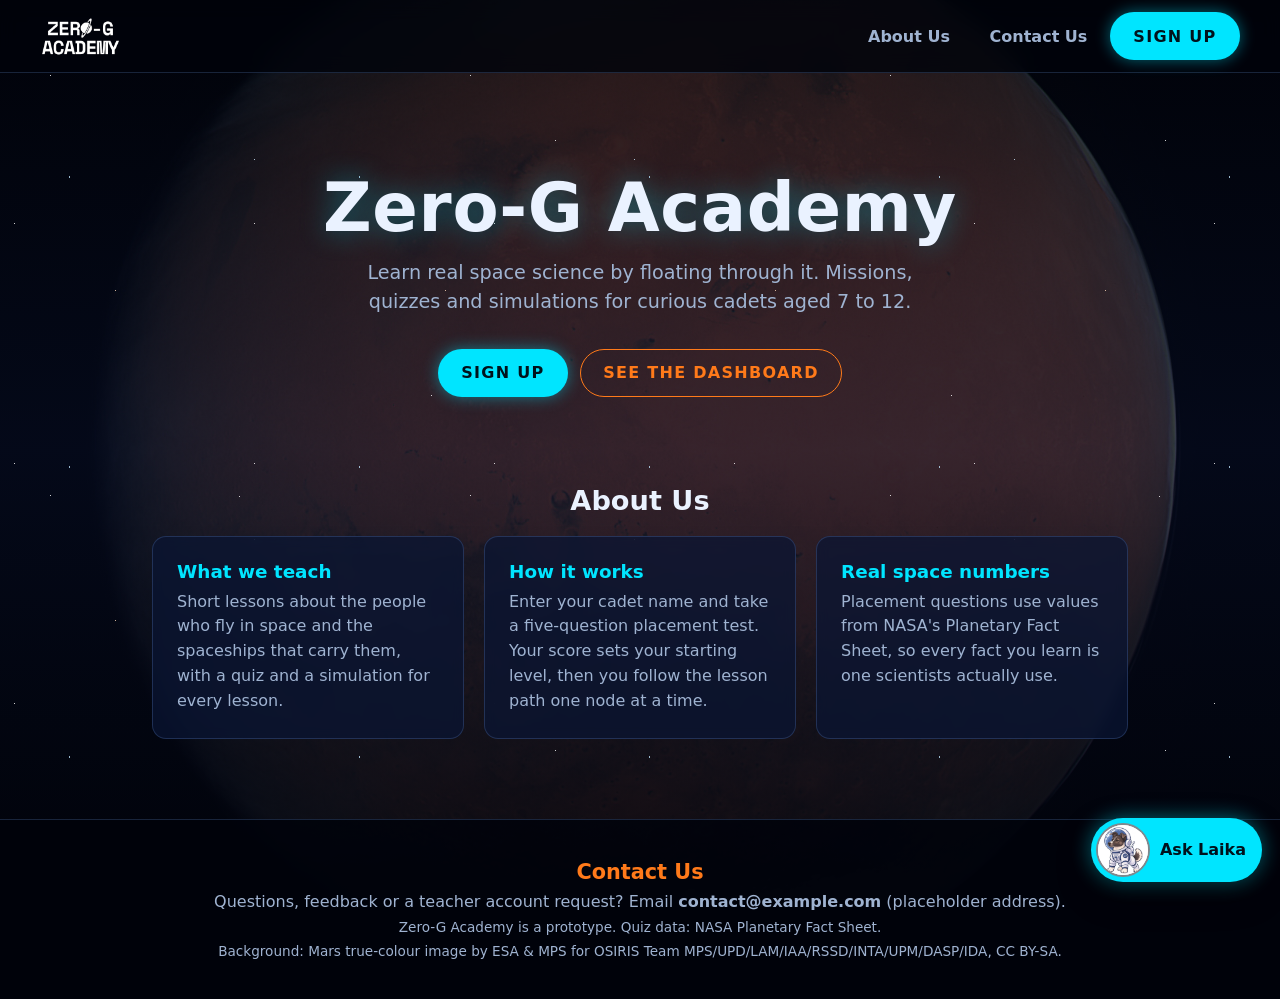
<file: index.html>
<!doctype html>
<html lang="en">
<head>
  <meta charset="utf-8">
  <meta name="viewport" content="width=device-width, initial-scale=1, viewport-fit=cover">
  <title>Zero-G Academy</title>
  <link rel="stylesheet" href="styles.css">
  <link rel="stylesheet" href="src/core/chat-widget.css?v=20261115">
  <script src="src/core/chat-widget.js?v=20261115" defer></script>
</head>
<body>

  <header class="topnav">
    <a class="brand" href="index.html" aria-label="Zero-G Academy home">
      <span class="brand-logo-frame" aria-hidden="true">
        <img class="brand-logo" src="ZERO-G%20ACADEMY_White.png" alt="">
      </span>
    </a>
    <nav aria-label="Main">
      <ul class="nav-links">
        <li><a class="nav-link" href="#about">About Us</a></li>
        <li><a class="nav-link" href="#contact">Contact Us</a></li>
        <li><button id="open-signup" class="btn btn-cyan" type="button">Sign Up</button></li>
      </ul>
    </nav>
  </header>

  <main>
    <section class="hero" aria-labelledby="hero-title">
      <h1 id="hero-title">Zero-G Academy</h1>
      <p class="tagline">Learn real space science by floating through it. Missions, quizzes and simulations for curious cadets aged 7 to 12.</p>
      <div class="hero-actions">
        <button id="hero-signup" class="btn btn-cyan" type="button">Sign Up</button>
        <a class="btn btn-orange-ghost" href="dashboard.html">See the dashboard</a>
      </div>
    </section>

    <section id="about" class="section" aria-labelledby="about-title">
      <h2 id="about-title">About Us</h2>
      <div class="card-grid">
        <article class="card">
          <h3>What we teach</h3>
          <p>Short lessons about the people who fly in space and the spaceships that carry them, with a quiz and a simulation for every lesson.</p>
        </article>
        <article class="card">
          <h3>How it works</h3>
          <p>Enter your cadet name and take a five-question placement test. Your score sets your starting level, then you follow the lesson path one node at a time.</p>
        </article>
        <article class="card">
          <h3>Real space numbers</h3>
          <p>Placement questions use values from NASA's Planetary Fact Sheet, so every fact you learn is one scientists actually use.</p>
        </article>
      </div>
    </section>
  </main>

  <footer id="contact" class="site-footer" aria-labelledby="contact-title">
    <div class="inner">
      <h2 id="contact-title">Contact Us</h2>
      <p>Questions, feedback or a teacher account request? Email <strong>contact@example.com</strong> (placeholder address).</p>
      <p class="small">Zero-G Academy is a prototype. Quiz data: NASA Planetary Fact Sheet.</p>
      <p class="small">Background: Mars true-colour image by ESA &amp; MPS for OSIRIS Team MPS/UPD/LAM/IAA/RSSD/INTA/UPM/DASP/IDA, CC BY-SA.</p>
    </div>
  </footer>

  <!-- Sign-up: cadet name, then placement test (5 questions) -->
  <dialog id="placement-dialog" class="quiz-dialog" aria-labelledby="placement-title">
    <div class="quiz-body">
      <p class="kicker">Sign up</p>
      <h2 id="placement-title" class="modal-title">Find your starting level</h2>

      <!-- Step 1: cadet name -->
      <form id="name-view" class="name-form" novalidate>
        <label for="cadet-name" class="field-label">Enter Cadet Name</label>
        <input id="cadet-name" class="text-input" type="text" maxlength="20"
               autocomplete="nickname" placeholder="For example, Nova"
               aria-describedby="name-hint name-error">
        <p id="name-hint" class="quiz-source">2 to 20 letters or numbers.</p>
        <p id="name-error" class="quiz-feedback bad" role="alert"></p>
        <div class="modal-actions">
          <button id="name-close" class="btn btn-orange-ghost" type="button">Close</button>
          <button id="name-start" class="btn btn-cyan" type="submit">Start test</button>
        </div>
      </form>

      <!-- Step 2: question view -->
      <div id="quiz-view" hidden>
        <div class="quiz-progress" aria-hidden="true"><span id="quiz-bar"></span></div>
        <p id="quiz-count" class="quiz-count"></p>
        <p id="quiz-prompt" class="quiz-question"></p>
        <ul id="quiz-choices" class="choices"></ul>
        <p id="quiz-feedback" class="quiz-feedback" role="status" aria-live="polite"></p>
        <p id="quiz-source" class="quiz-source"></p>
        <div class="modal-actions">
          <button id="quiz-close" class="btn btn-orange-ghost" type="button">Close</button>
          <button id="quiz-next" class="btn btn-cyan" type="button" disabled>Next</button>
        </div>
      </div>

      <!-- Step 3: result -->
      <div id="result-view" hidden>
        <p class="result-level" id="result-level"></p>
        <p class="result-text" id="result-text"></p>
        <div class="modal-actions">
          <button id="result-retry" class="btn btn-orange-ghost" type="button">Try again</button>
          <a id="result-go" class="btn btn-cyan" href="dashboard.html">Go to dashboard</a>
        </div>
      </div>
    </div>
  </dialog>

  <script>
    (() => {
      const PROFILE_KEY = "zga.profile.v1";
      const NAME_MIN = 2;
      const NAME_MAX = 20;

      /**
       * Five questions, ordered easy to hard. Values are from the NASA Planetary Fact Sheet
       * (metric): gravity in m/s², diameter in km, distance from the Sun in million km.
       */
      const QUESTIONS = [
        {
          prompt: "Which planet is closest to the Sun?",
          options: ["Venus", "Mercury", "Earth", "Mars"],
          answer: 1,
          fact: "Mercury's distance from the Sun is about 57.9 million km.",
        },
        {
          prompt: "Which planet has the largest diameter?",
          options: ["Saturn", "Neptune", "Jupiter", "Earth"],
          answer: 2,
          fact: "Jupiter's diameter is 142,984 km, about 11 times Earth's 12,756 km.",
        },
        {
          prompt: "Mars's surface gravity is about what fraction of Earth's?",
          options: ["0.12", "0.75", "0.38", "1.5"],
          answer: 2,
          fact: "Mars: 3.7 m/s². Earth: 9.8 m/s². 3.7 ÷ 9.8 ≈ 0.38.",
        },
        {
          prompt: "Which planet has the strongest surface gravity?",
          options: ["Saturn", "Neptune", "Venus", "Jupiter"],
          answer: 3,
          fact: "Jupiter: 23.1 m/s². Earth: 9.8 m/s².",
        },
        {
          prompt: "About how many times farther from the Sun is Neptune than Earth?",
          options: ["3 times", "10 times", "30 times", "100 times"],
          answer: 2,
          fact: "Neptune: 4,515 million km. Earth: 149.6 million km. Ratio ≈ 30.",
        },
      ];

      const $ = (id) => document.getElementById(id);
      const dialog = $("placement-dialog");
      const el = {
        nameView: $("name-view"),
        nameInput: $("cadet-name"),
        nameError: $("name-error"),
        bar: $("quiz-bar"),
        count: $("quiz-count"),
        prompt: $("quiz-prompt"),
        choices: $("quiz-choices"),
        feedback: $("quiz-feedback"),
        source: $("quiz-source"),
        next: $("quiz-next"),
        quizView: $("quiz-view"),
        resultView: $("result-view"),
        resultLevel: $("result-level"),
        resultText: $("result-text"),
      };

      let index = 0;
      let score = 0;
      let answered = false;

      /** Score to level: one level per correct answer, minimum Level 1. */
      function levelFromScore(s) {
        return Math.min(5, Math.max(1, s));
      }

      /** Trim, collapse spaces, and check the cadet name. Returns the clean name or null. */
      function cleanName(raw) {
        const name = raw.trim().replace(/\s+/g, " ");
        const valid = name.length >= NAME_MIN && name.length <= NAME_MAX && /^[\p{L}\p{N} '-]+$/u.test(name);
        return valid ? name : null;
      }

      /** Read the stored profile; storage can be blocked, so fail to an empty object. */
      function readProfile() {
        try {
          return JSON.parse(localStorage.getItem(PROFILE_KEY) || "{}");
        } catch {
          return {};
        }
      }

      /** Merge fields into the stored profile. Storage can be blocked; fail quietly. */
      function saveProfile(fields) {
        try {
          localStorage.setItem(PROFILE_KEY, JSON.stringify({ ...readProfile(), ...fields }));
        } catch {
          /* private browsing or blocked storage: the dashboard falls back to a guest name */
        }
      }

      /** Step 1: open the sign-up modal at the name field, pre-filled with any saved name. */
      function openSignup() {
        el.nameView.hidden = false;
        el.quizView.hidden = true;
        el.resultView.hidden = true;
        el.nameError.textContent = "";
        el.nameInput.setAttribute("aria-invalid", "false");
        el.nameInput.value = readProfile().name || "";
        dialog.showModal();
        el.nameInput.focus();
      }

      /** Step 2: start the five questions. */
      function startQuestions() {
        index = 0;
        score = 0;
        answered = false;
        el.nameView.hidden = true;
        el.quizView.hidden = false;
        el.resultView.hidden = true;
        showQuestion();
      }

      function submitName(event) {
        event.preventDefault();
        const name = cleanName(el.nameInput.value);
        if (!name) {
          el.nameError.textContent = "Please enter 2 to 20 letters or numbers.";
          el.nameInput.setAttribute("aria-invalid", "true");
          el.nameInput.focus();
          return;
        }
        el.nameInput.setAttribute("aria-invalid", "false");
        saveProfile({ name });
        startQuestions();
      }

      function showQuestion() {
        const q = QUESTIONS[index];
        answered = false;
        el.bar.style.width = `${(index / QUESTIONS.length) * 100}%`;
        el.count.textContent = `Question ${index + 1} of ${QUESTIONS.length}`;
        el.prompt.textContent = q.prompt;
        el.feedback.textContent = "";
        el.feedback.className = "quiz-feedback";
        el.source.textContent = "";
        el.next.disabled = true;
        el.next.textContent = index === QUESTIONS.length - 1 ? "See my level" : "Next";

        el.choices.replaceChildren(
          ...q.options.map((text, i) => {
            const li = document.createElement("li");
            const btn = document.createElement("button");
            btn.type = "button";
            btn.className = "choice";
            btn.textContent = text;
            btn.addEventListener("click", () => choose(i));
            li.append(btn);
            return li;
          }),
        );
      }

      function choose(optionIndex) {
        if (answered) return;
        answered = true;
        const q = QUESTIONS[index];
        const buttons = [...el.choices.querySelectorAll(".choice")];
        buttons.forEach((b) => (b.disabled = true));

        const correct = optionIndex === q.answer;
        if (correct) score += 1;

        buttons[q.answer].classList.add("is-correct");
        if (!correct) buttons[optionIndex].classList.add("is-wrong");

        el.feedback.textContent = correct ? "Correct!" : `Not quite. The answer is ${q.options[q.answer]}.`;
        el.feedback.className = `quiz-feedback ${correct ? "ok" : "bad"}`;
        el.source.textContent = `Source: NASA Planetary Fact Sheet. ${q.fact}`;
        el.next.disabled = false;
        el.next.focus();
      }

      function nextStep() {
        if (!answered) return;
        if (index < QUESTIONS.length - 1) {
          index += 1;
          showQuestion();
        } else {
          showResult();
        }
      }

      function showResult() {
        const level = levelFromScore(score);
        el.bar.style.width = "100%";
        el.quizView.hidden = true;
        el.resultView.hidden = false;
        el.resultLevel.textContent = `Level ${level}`;
        el.resultText.textContent =
          `You got ${score} of ${QUESTIONS.length} right, so you start at Level ${level}. ` +
          (score === QUESTIONS.length ? "Outstanding, cadet!" : "Every explorer starts somewhere. Let's go!");

        saveProfile({ placementScore: score, placementLevel: level, takenAt: new Date().toISOString() });
      }

      el.nameView.addEventListener("submit", submitName);
      $("name-close").addEventListener("click", () => dialog.close());
      $("open-signup").addEventListener("click", openSignup);
      $("hero-signup").addEventListener("click", openSignup);
      el.next.addEventListener("click", nextStep);
      $("quiz-close").addEventListener("click", () => dialog.close());
      $("result-retry").addEventListener("click", startQuestions);

      // Backdrop click closes the dialog (the dialog element is the backdrop target).
      dialog.addEventListener("click", (event) => {
        if (event.target === dialog) dialog.close();
      });
    })();
  </script>
</body>
</html>
</file>
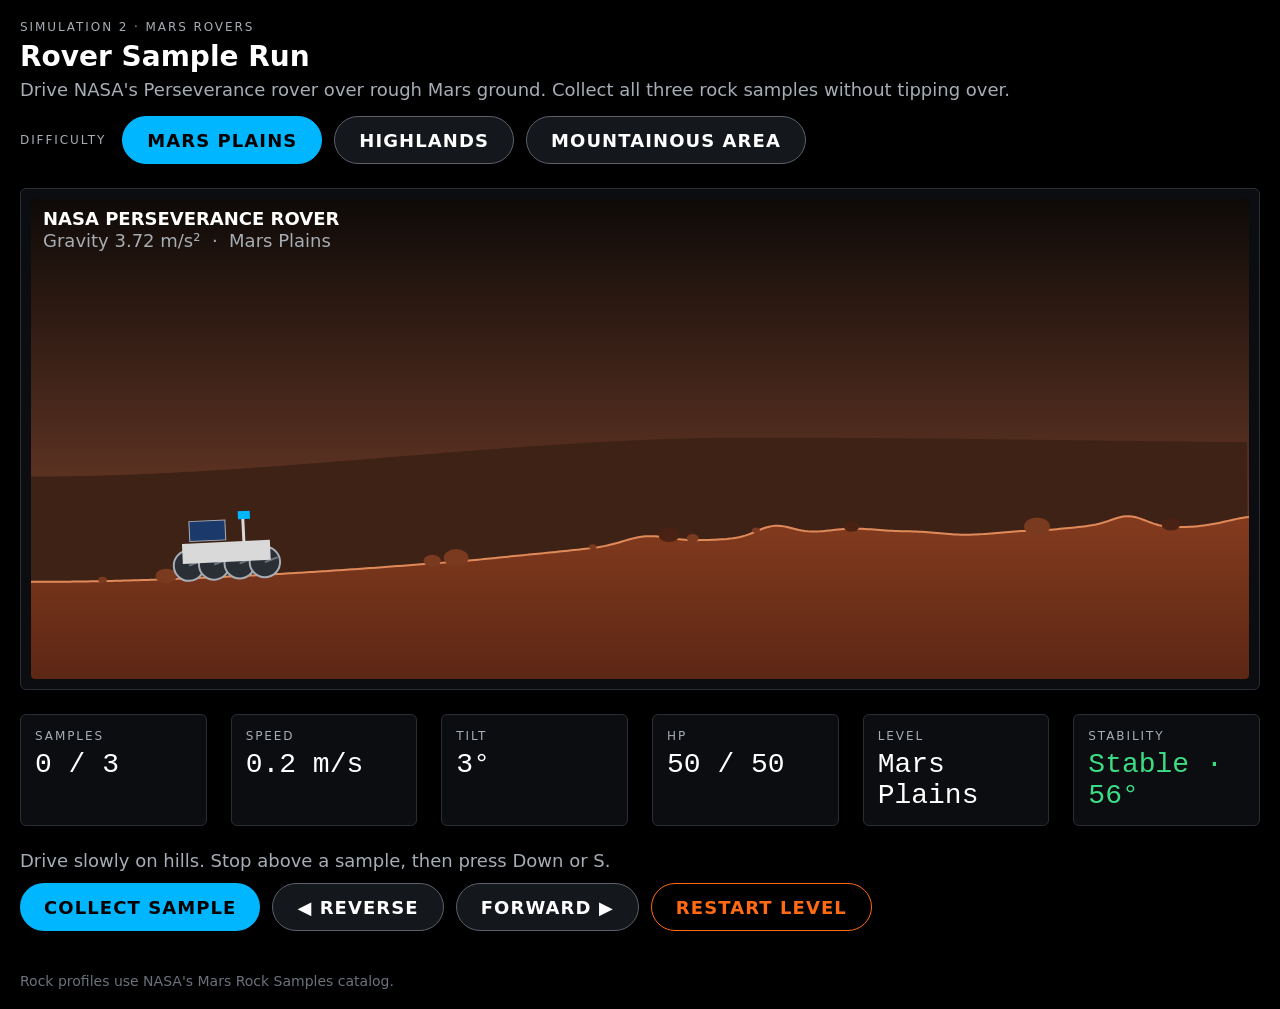
<file: src/missions/mars-gravity/index.html>
<!doctype html>
<html lang="en">
<head>
  <meta charset="utf-8">
  <meta name="viewport" content="width=device-width, initial-scale=1">
  <title>Rover Sample Run | Zero-G Academy</title>
  <link rel="stylesheet" href="style.css?v=20261115">
</head>
<body>
<header>
  <div>
    <div class="label">Simulation 2 &middot; Mars Rovers</div>
    <h1>Rover Sample Run</h1>
    <p class="intro">Drive NASA's Perseverance rover over rough Mars ground. Collect all three rock samples without tipping over.</p>
  </div>
</header>

<main>
  <div class="levels" role="group" aria-label="Difficulty">
    <span class="label">Difficulty</span>
    <button type="button" class="level" data-level="easy" aria-pressed="true">Mars Plains</button>
    <button type="button" class="level" data-level="medium" aria-pressed="false" aria-disabled="false">Highlands</button>
    <button type="button" class="level" data-level="hard" aria-pressed="false" aria-disabled="false">Mountainous Area</button>
  </div>

  <div class="stage">
    <canvas id="stage" tabindex="0" aria-label="Side view of the Perseverance rover on rocky Mars ground. Drive with the arrow keys or A and D, or use the drive buttons below."></canvas>
    <div class="overlay" id="overlay" role="alertdialog" aria-live="assertive">
      <div class="overlay-box">
        <p id="overlayText">The rover tipped over.</p>
        <button type="button" class="primary" id="tryAgainBtn">Restart now</button>
      </div>
    </div>
  </div>

  <div class="hud">
    <div class="hud-item">
      <span class="label">Samples</span>
      <span class="hud-value" id="hudSamples">0 / 3</span>
    </div>
    <div class="hud-item">
      <span class="label">Speed</span>
      <span class="hud-value" id="hudSpeed">0.0 m/s</span>
    </div>
    <div class="hud-item">
      <span class="label">Tilt</span>
      <span class="hud-value" id="hudTilt">0&deg;</span>
    </div>
    <div class="hud-item">
      <span class="label">HP</span>
      <span class="hud-value" id="hudHp">50 / 50</span>
    </div>
    <div class="hud-item">
      <span class="label">Level</span>
      <span class="hud-value" id="hudLevel">Mars Plains</span>
    </div>
    <div class="hud-item">
      <span class="label">Stability</span>
      <span class="hud-value stability" id="hudStability" data-state="stable">Stable</span>
    </div>
  </div>

  <div class="toolbar">
    <span id="hint">Drive slowly on hills. Stop above a sample, then press Down or S.</span>
    <div class="actions">
      <button type="button" class="primary" id="collectBtn" aria-label="Collect sample">Collect sample</button>
      <button type="button" class="drive" id="reverseBtn" aria-label="Reverse">&#9664; Reverse</button>
      <button type="button" class="drive" id="forwardBtn" aria-label="Forward">Forward &#9654;</button>
      <button type="button" class="secondary" id="restartBtn">Restart level</button>
    </div>
  </div>
  <p class="toolbar complete" id="message" aria-live="polite"></p>
  <p class="source-note">Rock profiles use NASA's Mars Rock Samples catalog.</p>
</main>
  <script type="module" src="physics.js?v=20261115"></script>
</body>
</html>
</file>
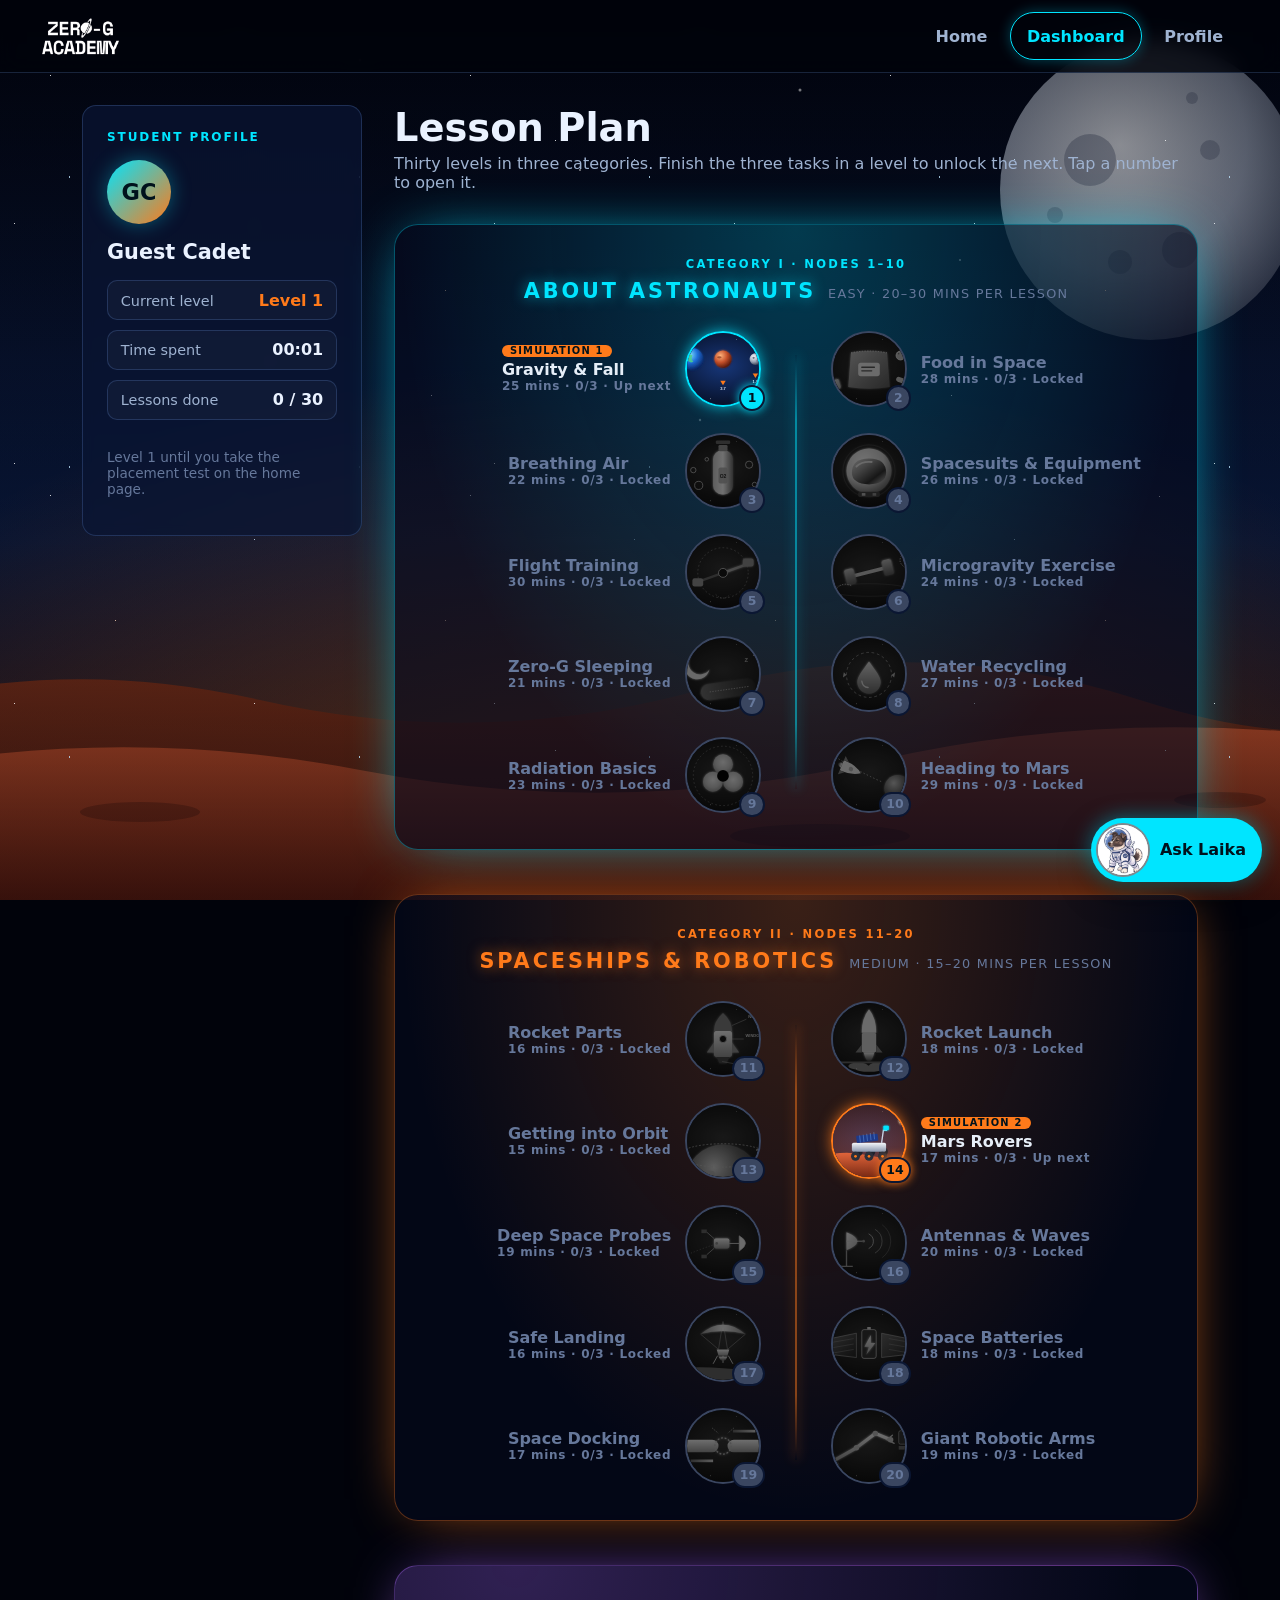
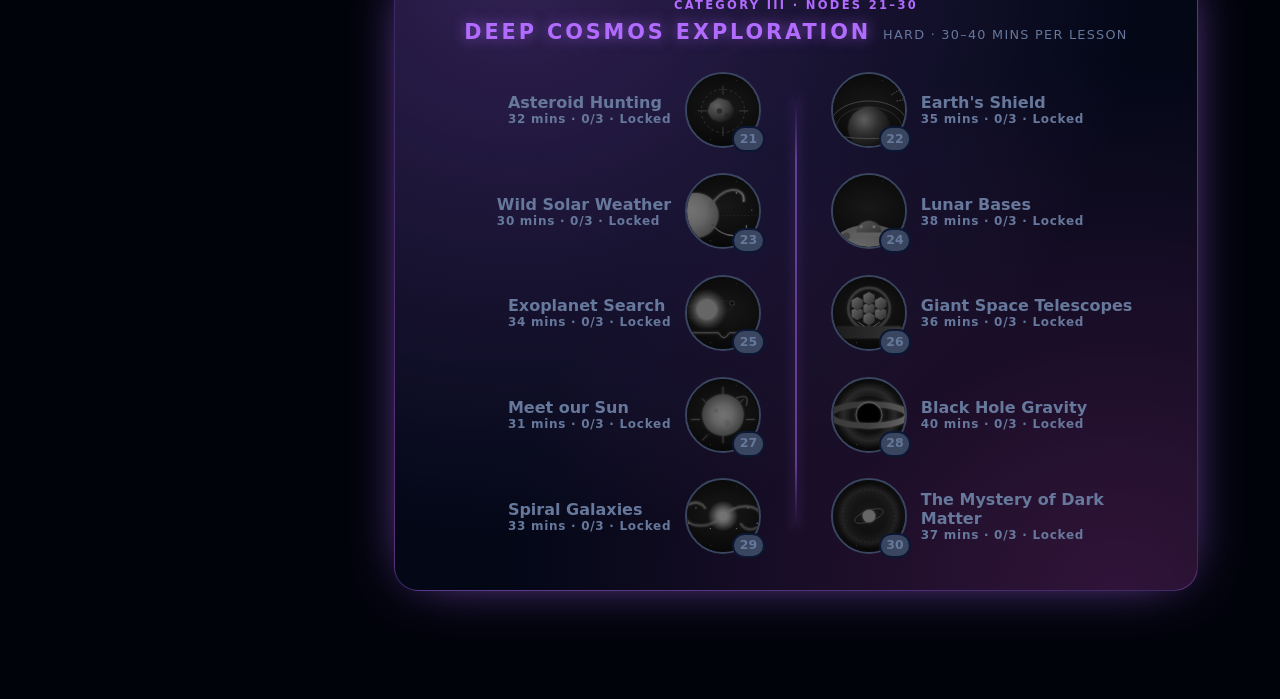
<file: dashboard.html>
<!doctype html>
<html lang="en">
<head>
  <meta charset="utf-8">
  <meta name="viewport" content="width=device-width, initial-scale=1, viewport-fit=cover">
  <title>Dashboard | Zero-G Academy</title>
  <link rel="stylesheet" href="styles.css">
  <link rel="stylesheet" href="src/core/chat-widget.css?v=20261115">
  <script src="src/core/chat-widget.js?v=20261115" defer></script>
  <script src="lesson-data.js?v=20261115"></script>
  <script src="lesson-art.js"></script>
</head>
<body class="has-scene">

  <!-- Background scene: deep space, a cratered Moon and a red Mars horizon (layered SVG) -->
  <div class="scene" aria-hidden="true">
    <svg viewBox="0 0 1600 900" preserveAspectRatio="xMidYMax slice" xmlns="http://www.w3.org/2000/svg">
      <defs>
        <linearGradient id="scene-sky" x1="0" y1="0" x2="0" y2="1">
          <stop offset="0" stop-color="#02040E"/>
          <stop offset=".6" stop-color="#0A1A3F"/>
          <stop offset="1" stop-color="#2A0F0A"/>
        </linearGradient>
        <radialGradient id="scene-glow" cx="50%" cy="100%" r="60%">
          <stop offset="0" stop-color="#FF7A1A" stop-opacity=".5"/>
          <stop offset="1" stop-color="#FF7A1A" stop-opacity="0"/>
        </radialGradient>
        <radialGradient id="scene-moon" cx="40%" cy="35%" r="70%">
          <stop offset="0" stop-color="#F4F6FA"/>
          <stop offset=".6" stop-color="#9AA3B5"/>
          <stop offset="1" stop-color="#3A4256"/>
        </radialGradient>
        <linearGradient id="scene-mars-far" x1="0" y1="0" x2="0" y2="1">
          <stop offset="0" stop-color="#8A3418"/>
          <stop offset="1" stop-color="#3A120A"/>
        </linearGradient>
        <linearGradient id="scene-mars-near" x1="0" y1="0" x2="0" y2="1">
          <stop offset="0" stop-color="#C4502A"/>
          <stop offset="1" stop-color="#5A1A0C"/>
        </linearGradient>
      </defs>
      <rect width="1600" height="900" fill="url(#scene-sky)"/>
      <rect width="1600" height="900" fill="url(#scene-glow)"/>
      <g fill="#FFFFFF" opacity=".8">
        <circle cx="120" cy="90" r="1.6"/><circle cx="310" cy="210" r="1.2"/><circle cx="520" cy="60" r="1.4"/>
        <circle cx="740" cy="170" r="1"/><circle cx="960" cy="90" r="1.5"/><circle cx="1120" cy="260" r="1.1"/>
        <circle cx="1480" cy="80" r="1.4"/><circle cx="1540" cy="330" r="1"/><circle cx="60" cy="380" r="1.1"/>
        <circle cx="430" cy="360" r="1"/><circle cx="860" cy="420" r="1.2"/><circle cx="1010" cy="470" r="1"/>
      </g>
      <!-- Moon with craters -->
      <circle cx="1310" cy="190" r="150" fill="url(#scene-moon)" opacity=".9"/>
      <g fill="#5B6378" opacity=".45">
        <circle cx="1250" cy="160" r="26"/><circle cx="1340" cy="250" r="18"/><circle cx="1280" cy="262" r="12"/>
        <circle cx="1370" cy="150" r="10"/><circle cx="1215" cy="215" r="8"/><circle cx="1352" cy="98" r="6"/>
      </g>
      <!-- Mars horizon, two layers -->
      <path d="M0 720 Q200 650 420 700 T860 690 T1300 700 T1600 680 V900 H0Z" fill="url(#scene-mars-far)" opacity=".9"/>
      <path d="M0 780 Q260 720 520 770 T1040 760 T1600 750 V900 H0Z" fill="url(#scene-mars-near)"/>
      <g fill="#3A120A" opacity=".35">
        <ellipse cx="300" cy="812" rx="60" ry="10"/><ellipse cx="980" cy="836" rx="90" ry="12"/><ellipse cx="1380" cy="800" rx="46" ry="8"/>
      </g>
    </svg>
  </div>

  <header class="topnav">
    <a class="brand" href="index.html" aria-label="Zero-G Academy home">
      <span class="brand-logo-frame" aria-hidden="true">
        <img class="brand-logo" src="ZERO-G%20ACADEMY_White.png" alt="">
      </span>
    </a>
    <nav aria-label="Main">
      <ul class="nav-links">
        <li><a class="nav-link" href="index.html">Home</a></li>
        <li><a class="nav-link" href="dashboard.html" aria-current="page">Dashboard</a></li>
        <li><a class="nav-link" href="#profile">Profile</a></li>
      </ul>
    </nav>
  </header>

  <div class="dash-layout">

    <aside id="profile" class="profile" aria-labelledby="profile-title">
      <h2 id="profile-title">Student Profile</h2>
      <div id="avatar" class="avatar" aria-hidden="true">GC</div>
      <p id="profile-name" class="profile-name">Guest Cadet</p>
      <dl class="stat-list">
        <div class="stat">
          <dt>Current level</dt>
          <dd id="stat-level" class="accent">Level 1</dd>
        </div>
        <div class="stat">
          <dt>Time spent</dt>
          <dd id="stat-time">00:00</dd>
        </div>
        <div class="stat">
          <dt>Lessons done</dt>
          <dd id="stat-done">0 / 30</dd>
        </div>
      </dl>
      <p id="placement-note" class="small"></p>
    </aside>

    <main class="dash-main">
      <div class="dash-head">
        <h1>Lesson Plan</h1>
        <p>Thirty levels in three categories. Finish the three tasks in a level to unlock the next. Tap a number to open it.</p>
      </div>
      <div id="tree"></div>
    </main>

  </div>

  <!-- Lesson detail modal -->
  <dialog id="lesson-dialog" class="lesson-dialog" aria-labelledby="lesson-title">
    <div class="modal-body">
      <div id="lesson-art" class="lesson-art"></div>
      <div>
        <p id="lesson-kicker" class="kicker"></p>
        <h2 id="lesson-title" class="modal-title"></h2>
      </div>
      <p id="lesson-description" class="modal-text"></p>
      <div class="meta-row">
        <span id="lesson-time" class="pill"></span>
        <span id="lesson-status" class="pill"></span>
      </div>

      <div class="task-progress">
        <p id="task-count" class="task-count">0/3 tasks completed</p>
        <div class="progress-track" aria-hidden="true"><span id="task-bar"></span></div>
      </div>
      <ul id="lesson-submodules" class="submodules" aria-label="Sub-modules"></ul>

      <section id="study-panel" class="study-panel" data-state="idle" hidden>
        <p class="study-status"><span class="spinner" aria-hidden="true"></span><span id="study-text"></span></p>
        <div id="study-frame-wrap" class="study-frame" hidden>
          <iframe id="study-frame" title="Lesson simulation" sandbox="allow-scripts allow-same-origin"></iframe>
        </div>
        <button id="study-retry" class="btn btn-orange-ghost" type="button" hidden>Check again</button>
      </section>

      <div class="modal-actions">
        <button id="modal-action-btn" class="btn btn-orange-ghost" type="button">Next</button>
        <button id="study-button" class="btn btn-cyan" type="button">Study</button>
      </div>
    </div>
  </dialog>

  <script>
    (() => {
      const PROFILE_KEY = "zga.profile.v1";
      const TASKS_KEY = "zga.tasks.v1";
      const GUEST_NAME = "Guest Cadet";
      // Implemented study routes. Lessons 1 and 14 use three-step carousels.
      // The video uses the /embed/ form because a watch page refuses to load inside an iframe.
      const LESSON_STUDY_STEPS = Object.freeze({
        1: Object.freeze([
          "mission1.html",
          "https://www.youtube.com/embed/suQDwZcnJdg",
          "quiz1.html",
        ]),
        14: Object.freeze([
          "src/missions/mars-gravity/index.html",
          "https://www.youtube.com/embed/9bLhVJKoIOg",
          "src/missions/mars-gravity/quiz.html",
        ]),
      });
      const QUIZ_LESSONS = new Set([1, 14]);
      let studySteps = [];
      let currentStepIndex = 0;
      let sequenceActive = false;  // true while an implemented study sequence is running
      let quizLocked = false;      // true from the quiz step until QUIZ_PASSED

      const { CATEGORIES, LESSONS, TASK_KEYS } = window.ZGA_LESSONS;
      const ART = window.ZGA_ART;
      const TASK_LABELS = { video: "Video", quiz: "Quiz", simulation: "Simulation" };
      const STATUS_TEXT = { done: "Completed", current: "Up next", locked: "Locked" };

      const $ = (id) => document.getElementById(id);
      const dialog = $("lesson-dialog");
      let artCounter = 0;
      let activeId = null;

      /* ---------- Storage (fails quietly if blocked) ---------- */
      function readJSON(key, fallback) {
        try {
          const value = JSON.parse(localStorage.getItem(key));
          return value ?? fallback;
        } catch {
          return fallback;
        }
      }

      function writeJSON(key, value) {
        try {
          localStorage.setItem(key, JSON.stringify(value));
        } catch {
          /* blocked storage: progress lasts for this page view only */
        }
      }

      /* ---------- Progress ---------- */
      // Stored as { "<lessonId>": ["video", "quiz", ...] }
      let progress = readJSON(TASKS_KEY, {});

      function doneTasks(id) {
        const list = Array.isArray(progress[id]) ? progress[id] : [];
        return TASK_KEYS.filter((key) => list.includes(key));
      }

      function isLessonDone(id) {
        return doneTasks(id).length === TASK_KEYS.length;
      }

      /** Sequential rule: done if all tasks are complete, current if first not done, else locked. */
      function statusOf(id) {
        if (isLessonDone(id)) return "done";
        // Lesson 14 is an explicitly enabled preview while the rest of the roadmap
        // continues to use the normal sequential unlock rule.
        if (id === 14) return "current";
        const firstOpen = LESSONS.find((lesson) => !isLessonDone(lesson.id));
        return firstOpen && firstOpen.id === id ? "current" : "locked";
      }

      function toggleTask(id, key) {
        if (statusOf(id) === "locked") return;
        const current = doneTasks(id);
        const next = current.includes(key) ? current.filter((k) => k !== key) : [...current, key];
        progress = { ...progress, [id]: next };
        writeJSON(TASKS_KEY, progress);
        renderTree();
        renderProfile();
        renderModalState();
      }

      /** Mark one task complete without toggling it off when a simulation replays. */
      function completeTask(id, key) {
        const current = doneTasks(id);
        if (current.includes(key)) return;
        progress = { ...progress, [id]: [...current, key] };
        writeJSON(TASKS_KEY, progress);
        renderTree();
        renderProfile();
        renderModalState();
      }

      /* ---------- Art ---------- */
      /** Return a copy of a lesson's SVG with unique gradient and filter ids. */
      function artFor(id, { mini = false } = {}) {
        artCounter += 1;
        let svg = ART[id].replace(/__ID__/g, `z${id}-${artCounter}`);
        if (mini) svg = svg.replace("<svg ", '<svg preserveAspectRatio="xMidYMid slice" ');
        return svg;
      }

      /* ---------- Profile ---------- */
      function readProfile() {
        return readJSON(PROFILE_KEY, {});
      }

      function initialsFor(name) {
        const letters = name.split(" ").filter(Boolean).slice(0, 2).map((part) => part[0].toUpperCase());
        return letters.join("") || "GC";
      }

      function renderProfile() {
        const profile = readProfile();
        const name = typeof profile.name === "string" && profile.name.trim() ? profile.name.trim() : GUEST_NAME;
        const hasLevel = Number.isInteger(profile.placementLevel);
        const done = LESSONS.filter((lesson) => isLessonDone(lesson.id)).length;

        $("profile-name").textContent = name;
        $("avatar").textContent = initialsFor(name);
        $("stat-level").textContent = `Level ${hasLevel ? profile.placementLevel : 1}`;
        $("stat-done").textContent = `${done} / ${LESSONS.length}`;
        $("placement-note").textContent = hasLevel
          ? `Starting level from your placement test (${profile.placementScore} of 5 right).`
          : "Level 1 until you take the placement test on the home page.";
      }

      /* ---------- Live time tracker ---------- */
      /** Format a number of seconds as MM:SS. Minutes keep counting past 59. */
      function formatMMSS(totalSeconds) {
        const minutes = Math.floor(totalSeconds / 60);
        const seconds = totalSeconds % 60;
        return `${String(minutes).padStart(2, "0")}:${String(seconds).padStart(2, "0")}`;
      }

      /**
       * Live session timer. Starts at 00:00 and adds one second every tick.
       * It pauses while the tab is hidden, so it counts only time the cadet is looking at the page.
       */
      function startTimeTracker() {
        const output = $("stat-time");
        let elapsed = 0;
        output.textContent = formatMMSS(elapsed);

        const timerId = setInterval(() => {
          if (document.hidden) return;
          elapsed += 1;
          output.textContent = formatMMSS(elapsed);
        }, 1000);

        window.addEventListener("pagehide", () => clearInterval(timerId));
      }

      /* ---------- Roadmap ---------- */
      function renderTree() {
        const tree = $("tree");
        tree.replaceChildren();

        for (const category of Object.values(CATEGORIES)) {
          const section = document.createElement("section");
          section.className = `tree-group ${category.key}`;
          section.setAttribute("aria-labelledby", `zone-${category.key}`);

          const head = document.createElement("header");
          head.className = "group-head";
          const tag = document.createElement("p");
          tag.className = "category-tag";
          tag.textContent = `Category ${category.numerals} · Nodes ${category.range[0]}–${category.range[1]}`;
          const h2 = document.createElement("h2");
          h2.id = `zone-${category.key}`;
          h2.textContent = category.title;
          const meta = document.createElement("span");
          meta.textContent = `${category.difficulty} · ${category.window} per lesson`;
          head.append(tag, h2, meta);

          const list = document.createElement("ol");
          list.className = "nodes";

          LESSONS.filter((lesson) => lesson.category === category.key).forEach((lesson) => {
            const status = statusOf(lesson.id);
            const doneCount = doneTasks(lesson.id).length;

            const item = document.createElement("li");

            const node = document.createElement("button");
            node.type = "button";
            node.className = `node is-${status}`;
            node.setAttribute(
              "aria-label",
              `Lesson ${lesson.id}: ${lesson.title}, ${STATUS_TEXT[status]}, ${doneCount} of 3 tasks done, about ${lesson.minutes} minutes`,
            );
            node.addEventListener("click", () => openLesson(lesson.id));

            const art = document.createElement("span");
            art.className = "node-art";
            art.setAttribute("aria-hidden", "true");
            art.innerHTML = artFor(lesson.id, { mini: true });

            const number = document.createElement("span");
            number.className = "node-no";
            number.textContent = String(lesson.id);

            node.append(art, number);

            const label = document.createElement("span");
            label.className = "node-label";
            if (lesson.flag) {
              const flag = document.createElement("span");
              flag.className = "flag";
              flag.textContent = lesson.flag;
              label.append(flag);
            }
            label.append(document.createTextNode(lesson.title));
            const time = document.createElement("small");
            time.textContent = `${lesson.minutes} mins · ${doneCount}/3 · ${STATUS_TEXT[status]}`;
            label.append(time);

            item.append(node, label);
            list.append(item);
          });

          section.append(head, list);
          tree.append(section);
        }
      }

      /* ---------- Lesson modal ---------- */
      function lessonById(id) {
        return LESSONS.find((lesson) => lesson.id === id);
      }

      function openLesson(id) {
        const lesson = lessonById(id);
        const category = CATEGORIES[lesson.category];
        activeId = id;

        dialog.dataset.tier = category.key;
        $("lesson-art").innerHTML = artFor(id);
        $("lesson-kicker").textContent = `Lesson ${id} · ${category.title} · ${category.difficulty}`;
        $("lesson-title").textContent = lesson.title;
        $("lesson-description").textContent = lesson.objective;
        $("lesson-time").textContent = `Estimated time: ${lesson.minutes} mins`;

        resetStudy();
        sequenceActive = false;
        quizLocked = false;
        currentStepIndex = 0;
        studySteps = LESSON_STUDY_STEPS[id] || [];
        const awaitingStudy = studySteps.length > 0 && statusOf(id) !== "locked";
        setAction(awaitingStudy ? "Next" : "Close", !awaitingStudy);
        renderModalState();
        dialog.showModal();
      }

      /** Refresh status, progress bar and sub-module list for the open lesson. */
      function renderModalState() {
        if (activeId === null) return;
        const lesson = lessonById(activeId);
        const status = statusOf(activeId);
        const done = doneTasks(activeId);
        const locked = status === "locked";

        $("lesson-status").textContent = STATUS_TEXT[status];
        $("task-count").textContent = `${done.length}/${TASK_KEYS.length} tasks completed`;
        $("task-bar").style.width = `${(done.length / TASK_KEYS.length) * 100}%`;
        $("study-button").disabled = locked;

        $("lesson-submodules").replaceChildren(
          ...TASK_KEYS.map((key) => {
            const isDone = done.includes(key);
            const li = document.createElement("li");

            const button = document.createElement("button");
            button.type = "button";
            button.className = "task";
            button.disabled = locked;
            button.setAttribute("aria-pressed", String(isDone));
            button.addEventListener("click", () => toggleTask(activeId, key));

            const type = document.createElement("span");
            type.className = `type type-${key}`;
            type.textContent = TASK_LABELS[key];
            const title = document.createElement("span");
            title.className = "task-title";
            title.textContent = lesson.subs[key];
            const state = document.createElement("span");
            state.className = isDone ? "state is-done" : "state";
            state.textContent = isDone ? "Done" : "To do";

            button.append(type, title, state);
            li.append(button);
            return li;
          }),
        );
      }

      /* ---------- Study routing ---------- */
      function setStudy(state, text) {
        const panel = $("study-panel");
        panel.dataset.state = state;
        panel.hidden = false;
        $("study-text").textContent = text;
      }

      function resetStudy() {
        const frame = $("study-frame");
        frame.removeAttribute("src");
        $("study-frame-wrap").hidden = true;
        $("study-retry").hidden = true;
        $("study-panel").hidden = true;
        $("study-panel").dataset.state = "idle";
        $("study-text").textContent = "";
      }

      /** Check whether a file is served. Browsers block fetch on file://, so treat that as missing. */
      async function fileAvailable(url) {
        if (location.protocol === "file:") return false;
        try {
          const response = await fetch(url, { method: "HEAD", cache: "no-store" });
          return response.ok;
        } catch {
          return false;
        }
      }

      function isLocalStep(url) {
        return !/^https?:\/\//i.test(url);
      }

      function setAction(text, enabled) {
        const btn = $("modal-action-btn");
        btn.textContent = text;
        btn.disabled = !enabled;
      }

      /** Load one carousel step into the iframe. Returns false if it could not be shown. */
      async function showStep(index) {
        const url = studySteps[index];
        const stepText = `Step ${index + 1} of ${studySteps.length}`;
        $("study-frame-wrap").hidden = true;
        $("study-retry").hidden = true;
        setStudy("loading", `${stepText}: loading…`);

        if (isLocalStep(url)) {
          const available = await fileAvailable(url);
          if (currentStepIndex !== index || activeId === null) return false;
          if (!available) {
            $("study-frame").removeAttribute("src");
            $("study-retry").hidden = false;
            const hint =
              location.protocol === "file:"
                ? `Open this page through a local server (for example: python -m http.server) to load ${url}.`
                : `${url} is not on this branch yet. It will load here once it is merged.`;
            setStudy("missing", hint);
            return false;
          }
        }

        $("study-frame").src = url;
        $("study-frame-wrap").hidden = false;
        setStudy("ready", `${stepText} loaded.`);
        return true;
      }

      /** Move the carousel to a step and set the action button to match. */
      async function goToStep(index) {
        currentStepIndex = index;
        const isLast = index === studySteps.length - 1;
        const isQuiz = QUIZ_LESSONS.has(activeId) && isLast;
        quizLocked = isQuiz;  // A quiz step cannot be left until it is passed
        setAction(isLast ? "Close" : "Next", false);
        $("study-button").disabled = true;

        const loaded = await showStep(index);
        if (currentStepIndex !== index || activeId === null) return; // moved on or closed
        $("study-button").disabled = statusOf(activeId) === "locked";

        if (!loaded) {
          // Never trap the cadet on a missing file: the button becomes an exit.
          quizLocked = false;
          setAction("Close", true);
        } else if (isQuiz) {
          setAction("Close", false);
        } else {
          setAction(isLast ? "Close" : "Next", true);
        }
      }

      async function startStudy() {
        if (activeId === null || statusOf(activeId) === "locked") return;
        const id = activeId;
        const lesson = lessonById(id);

        if (studySteps.length === 0) {
          $("study-frame-wrap").hidden = true;
          setStudy("idle", `The ${lesson.title} simulation is coming soon.`);
          return;
        }

        sequenceActive = true;
        await goToStep(0);
      }

      const actionBtn = $("modal-action-btn");

      $("study-button").addEventListener("click", startStudy);
      $("study-retry").addEventListener("click", () => goToStep(currentStepIndex));
      actionBtn.addEventListener("click", () => {
        if (!sequenceActive || currentStepIndex === studySteps.length - 1) {
          dialog.close();
          return;
        }
        goToStep(currentStepIndex + 1);
      });

      // Escape must not exit while the quiz is locked.
      dialog.addEventListener("cancel", (event) => {
        if (quizLocked) event.preventDefault();
      });
      dialog.addEventListener("close", () => {
        $("study-frame").removeAttribute("src"); // stop any running step
        activeId = null;
        sequenceActive = false;
        quizLocked = false;
        currentStepIndex = 0;
        studySteps = [];
      });
      dialog.addEventListener("click", (event) => {
        if (event.target === dialog && !quizLocked) dialog.close();
      });

      /* ---------- Quiz completion (postMessage from the quiz frame) ---------- */

      /**
       * Mark every task of a lesson done. Idempotent: replaying a finished level
       * changes nothing, so "Lessons done" only increases on the first win.
       */
      function completeLesson(id) {
        progress = { ...progress, [id]: [...TASK_KEYS] };
        writeJSON(TASKS_KEY, progress);
        renderTree();      // roadmap node takes the is-done style
        renderProfile();   // sidebar "Lessons done" counter
        renderModalState(); // sub-task labels and "3/3 tasks completed"
      }

      window.addEventListener("message", (event) => {
        // Only trust the frame currently in the modal.
        const frame = $("study-frame");
        if (event.origin !== window.location.origin) return;
        if (!frame.contentWindow || event.source !== frame.contentWindow) return;

        const data = event.data;
        if (!data || typeof data !== "object" || !sequenceActive || activeId === null) return;

        if (
          data.type === "ZGA_MISSION_COMPLETE" &&
          data.missionId === "mars-gravity" &&
          Number.isInteger(data.score) &&
          data.score >= 0 &&
          activeId === 14
        ) {
          completeTask(14, "simulation");
          setStudy("ready", "Rover challenge complete. Your simulation progress is saved.");
          return;
        }

        if (data.type !== "QUIZ_PASSED") return;
        if (currentStepIndex !== studySteps.length - 1) return;

        quizLocked = false;
        setAction("Close", true);
        completeLesson(activeId);
        setStudy("ready", "Quiz passed. Close the lesson when you are ready.");
      });

      renderProfile();
      startTimeTracker();
      renderTree();
    })();
  </script>
</body>
</html>
</file>
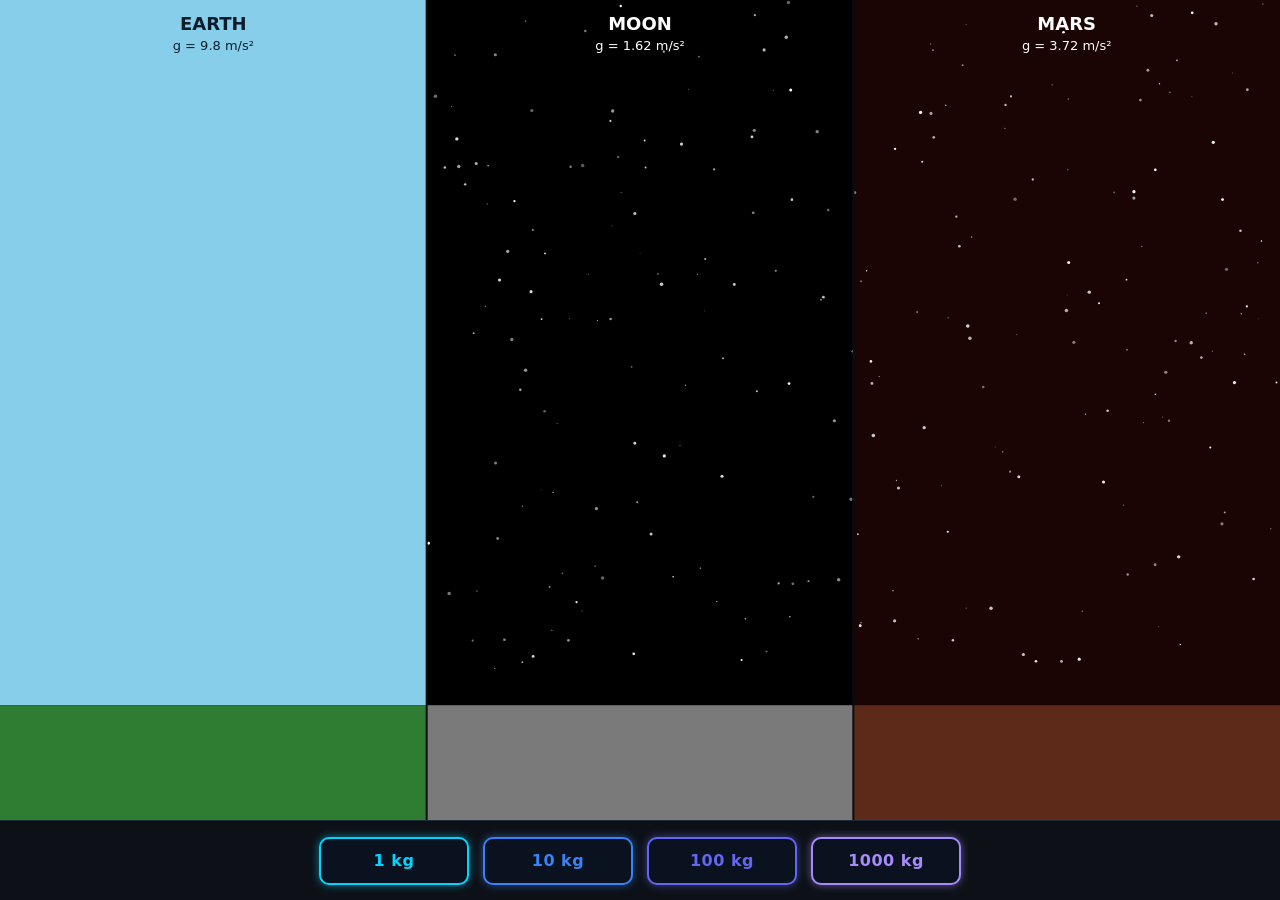
<file: mission1.html>
<!DOCTYPE html>
<html lang="en">
<head>
<meta charset="UTF-8">
<meta name="viewport" content="width=device-width, initial-scale=1.0">
<title>Mission 1 - Gravity Drop</title>
<style>
  body { margin: 0; overflow: hidden; display: flex; flex-direction: column; height: 100vh; background: #0b0c10; }

  #simCanvas {
    display: block;
    flex: 1 1 0;
    min-height: 0;
    width: 100%;
  }

  .control-bar {
    flex: 0 0 80px;
    height: 80px;
    box-sizing: border-box;
    display: flex;
    align-items: center;
    justify-content: center;
    gap: 14px;
    padding: 0 16px;
    background: #0d1117;
    border-top: 1px solid #1c2a3a;
  }

  .mass-btn {
    flex: 1 1 0;
    min-width: 0;
    max-width: 150px;
    height: 48px;
    background: #0a1220;
    color: var(--c);
    border: 2px solid var(--c);
    border-radius: 10px;
    box-shadow: 0 0 8px var(--glow);
    font: 700 16px/1 system-ui, "Segoe UI", Arial, sans-serif;
    letter-spacing: 0.5px;
    cursor: pointer;
    transition: background 0.2s, box-shadow 0.2s, transform 0.1s, opacity 0.2s;
  }

  .mass-btn[data-mass="1"]    { --c: #00d4ff; --glow: rgba(0, 212, 255, 0.55); }
  .mass-btn[data-mass="10"]   { --c: #3b82f6; --glow: rgba(59, 130, 246, 0.55); }
  .mass-btn[data-mass="100"]  { --c: #6366f1; --glow: rgba(99, 102, 241, 0.55); }
  .mass-btn[data-mass="1000"] { --c: #a78bfa; --glow: rgba(167, 139, 250, 0.55); }

  .mass-btn:not(:disabled):hover {
    background: #12243a;
    box-shadow: 0 0 18px var(--glow);
    transform: translateY(-2px);
  }

  .mass-btn:not(:disabled):active {
    transform: translateY(0) scale(0.97);
  }

  .mass-btn:disabled {
    opacity: 0.35;
    cursor: not-allowed;
    box-shadow: none;
  }

  .mass-btn:focus-visible {
    outline: 2px solid #ffffff;
    outline-offset: 2px;
  }

  @media (max-width: 480px) {
    .control-bar { gap: 8px; padding: 0 8px; }
    .mass-btn { font-size: 14px; border-radius: 8px; }
  }
</style>
</head>
<body>

  <canvas id="simCanvas"></canvas>

  <div class="control-bar">
    <button class="mass-btn" data-mass="1">1 kg</button>
    <button class="mass-btn" data-mass="10">10 kg</button>
    <button class="mass-btn" data-mass="100">100 kg</button>
    <button class="mass-btn" data-mass="1000">1000 kg</button>
  </div>

<script>
(() => {
  'use strict';

  const canvas = document.getElementById('simCanvas');
  const ctx = canvas.getContext('2d');
  const buttons = Array.from(document.querySelectorAll('.mass-btn'));

  // ---- Physics constants -------------------------------------------------
  const EARTH_G = 9.8;
  const TARGET_FALL_SECONDS = 2.75; // Earth drop duration (spec: 2.5-3 s)
  const PARTICLE_G_SCALE = 0.05;    // separate, unchanged scale for dust arcs
  let G_SCALE = 0.05;               // universal drop scale, recalculated on resize
  const TOP_MARGIN = 80;           // spawn clearance below the column labels
  const WIND_SPEED = 0.016;        // shockwave expansion per frame
  const DUST_DECAY = 0.012;        // particle fade per frame
  const DUST_BOUNCE = 0.3;         // energy kept on ground contact (vertical)

  const PLANETS = [
    { name: 'EARTH', g: 9.8,  sky: '#87ceeb', ground: '#2e7d32', dust: '#d7f5d0', label: '#0b1d2a', stars: false },
    { name: 'MOON',  g: 1.62, sky: '#000000', ground: '#7a7a7a', dust: '#dcdcdc', label: '#ffffff', stars: true  },
    { name: 'MARS',  g: 3.72, sky: '#1a0404', ground: '#5d2a1a', dust: '#d9703e', label: '#ffffff', stars: true  },
  ];

  // ---- State -------------------------------------------------------------
  let W = 0, H = 0, dpr = 1;
  let colW = 0, groundH = 0, groundY = 0;
  let stars = PLANETS.map(() => []);
  let objects = [];       // one sphere per column
  let fx = [];            // shockwaves ('wind') and dust particles ('dust')
  let phase = 'idle';     // 'idle' | 'active'
  let currentMass = 0;
  let lastTs = 0;

  // ---- Setup -------------------------------------------------------------
  function generateStars() {
    stars = PLANETS.map(p => p.stars
      ? Array.from({ length: 120 }, () => ({
          u: Math.random(),                 // normalised column x
          v: Math.random() * 0.95,          // normalised sky y
          r: 0.4 + Math.random() * 1.4,
          a: 0.35 + Math.random() * 0.65
        }))
      : []);
  }

  function resize() {
    const rect = canvas.getBoundingClientRect();
    const newW = rect.width;
    const newH = rect.height;
    if (newW < 1 || newH < 1) return;

    dpr = window.devicePixelRatio || 1;
    canvas.width = Math.round(newW * dpr);
    canvas.height = Math.round(newH * dpr);

    const sx = W ? newW / W : 1;
    const sy = H ? newH / H : 1;

    W = newW;
    H = newH;
    colW = W / 3;
    groundH = Math.max(40, H * 0.14);
    groundY = H - groundH;
    G_SCALE = computeGScale();

    // Keep in-flight entities in place when the window changes size.
    objects.forEach(o => {
      o.x *= sx;
      o.y = o.landed ? groundY - o.r : o.y * sy;
    });
    fx.forEach(e => {
      e.x *= sx;
      if (e.type === 'dust') e.y *= sy;
    });
  }

  // ---- Object & VFX factories -------------------------------------------
  function radiusFor(mass) {
    // Logarithmic radius: 1 kg -> 0.04, 1000 kg -> 0.115 of the smaller column dimension.
    return Math.min(colW, H) * (0.04 + 0.025 * Math.log10(mass));
  }

  // One universal scale for every planet, derived from the current layout so that
  // a 1 kg object dropped on Earth lands after exactly TARGET_FALL_SECONDS.
  // Per frame: vy += a, y += vy, so after N frames the distance travelled is
  // a * N(N+1) / 2 with a = g * G_SCALE. Solving for G_SCALE gives the formula below.
  // Moon and Mars then fall in proportion to sqrt(9.8 / g) with no hardcoded times.
  function computeGScale() {
    const rRef = radiusFor(1);
    const drop = Math.max(1, groundY - 2 * rRef - TOP_MARGIN);
    const N = TARGET_FALL_SECONDS * 60;
    return (2 * drop) / (EARTH_G * N * (N + 1));
  }

  function makeObject(i, mass) {
    const r = radiusFor(mass);
    return {
      i,
      x: i * colW + colW / 2,
      y: TOP_MARGIN + r,
      vy: 0,
      r,
      landed: false
    };
  }

  function spawnImpact(o) {
    const planet = PLANETS[o.i];
    // Mass factor: log10(mass) + 1  ->  1 kg = 1, 10 kg = 2, 100 kg = 3, 1000 kg = 4
    const L = Math.log10(currentMass) + 1;

    // Geometric wind: expanding stroke-only ellipse.
    fx.push({
      type: 'wind',
      x: o.x,
      p: 0,                                   // 0 -> 1 over lifetime
      maxRx: Math.min(colW * 0.45, 40 * L),   // max radius scaled by log(mass)
      ratio: 0.22,                            // flattened against the ground
      color: planet.dust
    });

    // Particle explosion: count scaled by log(mass).
    const count = Math.round(18 * L);
    // Lighter gravity -> same launch speed travels higher, so speed is tempered
    // by (g / g_earth)^0.25 to keep Moon dust in frame while staying proportional.
    const speedFactor = Math.pow(planet.g / 9.8, 0.25);
    for (let k = 0; k < count; k++) {
      const angle = -Math.PI * (0.15 + Math.random() * 0.7);   // upward cone
      const speed = (2.5 + Math.random() * (3.5 + 1.5 * L)) * speedFactor;
      fx.push({
        type: 'dust',
        x: o.x + (Math.random() - 0.5) * o.r,
        y: groundY - 2,
        vx: Math.cos(angle) * speed,
        vy: Math.sin(angle) * speed,
        gravity: planet.g * PARTICLE_G_SCALE,
        rad: 1.5 + Math.random() * 2.5,
        life: 1,                              // doubles as globalAlpha
        color: planet.dust
      });
    }
  }

  // ---- Simulation --------------------------------------------------------
  function update(f) {
    // Falling spheres: vy accumulates gravity every frame.
    objects.forEach(o => {
      if (o.landed) return;
      o.vy += PLANETS[o.i].g * G_SCALE * f;
      o.y += o.vy * f;
      if (o.y + o.r >= groundY) {
        o.y = groundY - o.r;
        o.vy = 0;
        o.landed = true;
        spawnImpact(o);
      }
    });

    // VFX.
    fx.forEach(e => {
      if (e.type === 'wind') {
        e.p = Math.min(1, e.p + WIND_SPEED * f);
      } else {
        e.vy += e.gravity * f;
        e.x += e.vx * f;
        e.y += e.vy * f;
        if (e.y >= groundY) {
          e.y = groundY;
          e.vy *= -DUST_BOUNCE;
          e.vx *= 0.6;
        }
        e.life = Math.max(0, e.life - DUST_DECAY * f);
      }
    });
    // Remove anything whose opacity has reached zero.
    fx = fx.filter(e => e.type === 'wind' ? e.p < 1 : e.life > 0);

    // Win check: all landed and every VFX fully faded.
    if (phase === 'active' && objects.every(o => o.landed) && fx.length === 0) {
      finish();
    }
  }

  function finish() {
    phase = 'idle';
    buttons.forEach(b => { b.disabled = false; });
    window.parent.postMessage({ type: 'LEVEL_COMPLETE', mission: 1 }, '*');
  }

  function launch(mass) {
    if (phase === 'active') return;
    phase = 'active';
    currentMass = mass;
    buttons.forEach(b => { b.disabled = true; });
    objects = PLANETS.map((_, i) => makeObject(i, mass));
    fx = [];
  }

  // ---- Rendering ---------------------------------------------------------
  function drawColumns() {
    PLANETS.forEach((p, i) => {
      const x0 = i * colW;

      // Sky
      ctx.globalAlpha = 1;
      ctx.fillStyle = p.sky;
      ctx.fillRect(x0, 0, colW, groundY);

      // Stars
      if (p.stars) {
        stars[i].forEach(s => {
          ctx.fillStyle = `rgba(255, 255, 255, ${s.a})`;
          ctx.beginPath();
          ctx.arc(x0 + s.u * colW, s.v * groundY, s.r, 0, Math.PI * 2);
          ctx.fill();
        });
      }

      // Ground
      ctx.fillStyle = p.ground;
      ctx.fillRect(x0, groundY, colW, groundH);

      // Label
      ctx.textAlign = 'center';
      ctx.textBaseline = 'top';
      ctx.fillStyle = p.label;
      ctx.font = 'bold 18px system-ui, "Segoe UI", Arial, sans-serif';
      ctx.fillText(p.name, x0 + colW / 2, 16);
      ctx.font = '13px system-ui, "Segoe UI", Arial, sans-serif';
      ctx.fillText(`g = ${p.g} m/s²`, x0 + colW / 2, 40);
    });

    // Column dividers
    ctx.fillStyle = '#0b0c10';
    ctx.fillRect(colW - 1, 0, 2, H);
    ctx.fillRect(2 * colW - 1, 0, 2, H);
  }

  function drawVFX() {
    fx.forEach(e => {
      if (e.type === 'wind') {
        const t = 1 - Math.pow(1 - e.p, 3);   // ease-out expansion
        const rx = e.maxRx * t;
        const ry = rx * e.ratio;
        ctx.globalAlpha = Math.max(0, 1 - e.p);
        ctx.strokeStyle = e.color;
        ctx.lineWidth = 3;
        ctx.beginPath();
        ctx.ellipse(e.x, groundY, rx, ry, 0, 0, Math.PI * 2);
        ctx.stroke();
      } else {
        ctx.globalAlpha = Math.max(0, e.life);
        ctx.fillStyle = e.color;
        ctx.beginPath();
        ctx.arc(e.x, e.y, e.rad, 0, Math.PI * 2);
        ctx.fill();
      }
    });
    ctx.globalAlpha = 1;
  }

  function drawObjects() {
    objects.forEach(o => {
      const g = ctx.createRadialGradient(o.x - o.r * 0.35, o.y - o.r * 0.35, o.r * 0.1, o.x, o.y, o.r);
      g.addColorStop(0, '#e0faff');
      g.addColorStop(0.45, '#00bcd4');
      g.addColorStop(1, '#00363f');
      ctx.fillStyle = g;
      ctx.beginPath();
      ctx.arc(o.x, o.y, o.r, 0, Math.PI * 2);
      ctx.fill();
    });
  }

  function draw() {
    ctx.setTransform(dpr, 0, 0, dpr, 0, 0);
    ctx.clearRect(0, 0, W, H);
    drawColumns();
    drawVFX();
    drawObjects();
    ctx.globalAlpha = 1;
  }

  // ---- Main loop (requestAnimationFrame, normalised to 60 FPS) -----------
  function frame(ts) {
    const dt = lastTs ? Math.min((ts - lastTs) / 1000, 0.05) : 1 / 60;
    lastTs = ts;
    const f = dt * 60;   // 1.0 at exactly 60 FPS

    if (W && H) {
      update(f);
      draw();
    }
    requestAnimationFrame(frame);
  }

  // ---- Wiring ------------------------------------------------------------
  buttons.forEach(btn => {
    btn.addEventListener('click', () => launch(Number(btn.dataset.mass)));
  });

  generateStars();
  new ResizeObserver(resize).observe(canvas);
  resize();
  requestAnimationFrame(frame);
})();
</script>
</body>
</html>
</file>
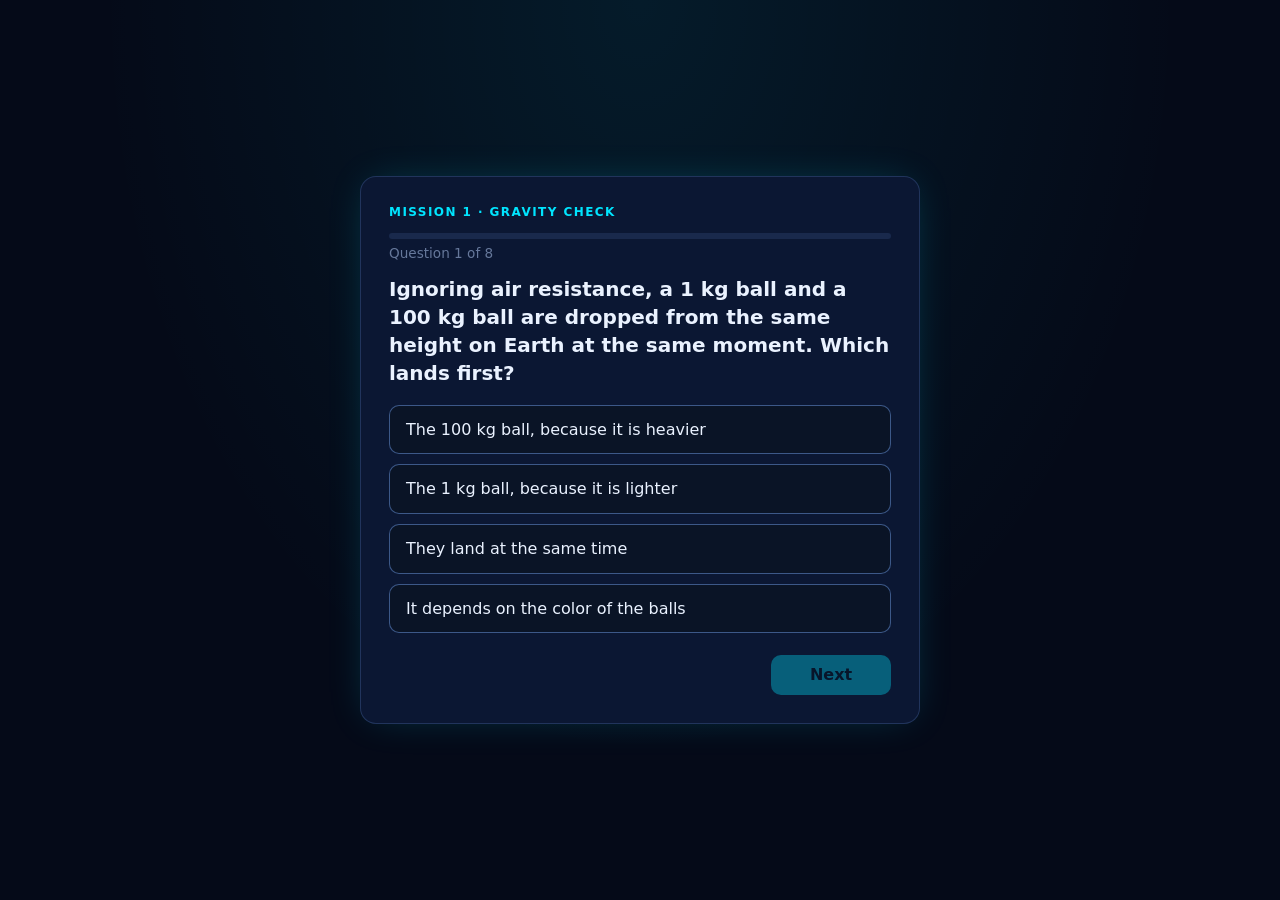
<file: quiz1.html>
<!doctype html>
<html lang="en">
<head>
  <meta charset="utf-8">
  <meta name="viewport" content="width=device-width, initial-scale=1">
  <title>Mission 1 Quiz | Zero-G Academy</title>
  <style>
    :root {
      --bg: #050A18;
      --panel-solid: #0B1733;
      --option-bg: #0A1426;
      --line: rgba(120, 170, 255, 0.2);
      --line-strong: rgba(120, 170, 255, 0.45);
      --text: #EAF2FF;
      --dim: #66789B;
      --cyan: #00E5FF;
      --orange: #FF7A1A;
      --ok: #5CFFB0;
      --font: "Inter", "Segoe UI", system-ui, -apple-system, Roboto, Arial, sans-serif;
    }

    [hidden] { display: none !important; }
    * { box-sizing: border-box; }

    body {
      margin: 0;
      min-height: 100vh;
      display: grid;
      place-items: center;
      padding: 1rem;
      background:
        radial-gradient(ellipse at 50% 0%, rgba(0, 229, 255, 0.08), transparent 60%),
        var(--bg);
      color: var(--text);
      font-family: var(--font);
    }

    .quiz-card {
      width: min(560px, 100%);
      padding: 28px;
      background: var(--panel-solid);
      border: 1px solid var(--line);
      border-radius: 16px;
      box-shadow: 0 0 40px -12px rgba(0, 229, 255, 0.25);
    }

    .kicker {
      margin: 0 0 6px;
      font-size: 0.75rem;
      font-weight: 700;
      letter-spacing: 0.12em;
      text-transform: uppercase;
      color: var(--cyan);
    }

    .progress-track {
      height: 6px;
      margin: 14px 0 6px;
      background: rgba(120, 170, 255, 0.12);
      border-radius: 999px;
      overflow: hidden;
    }

    #bar {
      display: block;
      height: 100%;
      width: 0;
      background: var(--cyan);
      box-shadow: 0 0 10px var(--cyan);
      transition: width 0.25s ease;
    }

    .counter {
      margin: 0 0 14px;
      font-size: 0.85rem;
      color: var(--dim);
    }

    h1 {
      margin: 0 0 18px;
      font-size: 1.25rem;
      line-height: 1.4;
      font-weight: 700;
    }

    .options {
      display: grid;
      gap: 10px;
    }

    .option {
      width: 100%;
      padding: 13px 16px;
      text-align: left;
      font: 500 1rem/1.35 var(--font);
      color: var(--text);
      background: var(--option-bg);
      border: 1.5px solid var(--line-strong);
      border-radius: 10px;
      cursor: pointer;
      transition: border-color 0.15s, background 0.15s, box-shadow 0.15s;
    }

    .option:hover {
      border-color: var(--cyan);
    }

    .option[aria-checked="true"] {
      border-color: var(--cyan);
      background: rgba(0, 229, 255, 0.12);
      box-shadow: 0 0 16px -4px var(--cyan);
    }

    .option:focus-visible,
    .btn:focus-visible {
      outline: 2px solid #ffffff;
      outline-offset: 2px;
    }

    .actions {
      display: flex;
      justify-content: flex-end;
      margin-top: 22px;
    }

    .btn {
      min-width: 120px;
      padding: 12px 22px;
      font: 700 1rem/1 var(--font);
      color: #00121C;
      background: var(--cyan);
      border: none;
      border-radius: 10px;
      cursor: pointer;
      transition: opacity 0.2s, box-shadow 0.2s, transform 0.1s;
    }

    .btn:not(:disabled):hover {
      box-shadow: 0 0 18px -2px var(--cyan);
    }

    .btn:not(:disabled):active {
      transform: scale(0.97);
    }

    .btn:disabled {
      opacity: 0.35;
      cursor: not-allowed;
    }

    .btn-outline {
      color: var(--cyan);
      background: transparent;
      border: 1.5px solid var(--cyan);
    }

    .result {
      text-align: center;
    }

    .result h2 {
      margin: 0 0 10px;
      font-size: 1.75rem;
      font-weight: 800;
    }

    .result.pass h2 { color: var(--ok); text-shadow: 0 0 14px rgba(92, 255, 176, 0.5); }
    .result.fail h2 { color: var(--orange); text-shadow: 0 0 14px rgba(255, 122, 26, 0.5); }

    .result p {
      margin: 0 0 20px;
      color: var(--dim);
      line-height: 1.5;
    }

    .score {
      font-size: 2.5rem;
      font-weight: 800;
      color: var(--text);
      margin: 0 0 4px;
    }

    @media (max-width: 480px) {
      .quiz-card { padding: 22px 18px; }
      h1 { font-size: 1.1rem; }
    }
  </style>
</head>
<body>

  <main class="quiz-card" id="quiz">
    <p class="kicker">Mission 1 · Gravity Check</p>
    <div class="progress-track" aria-hidden="true"><span id="bar"></span></div>
    <p id="counter" class="counter"></p>
    <h1 id="question"></h1>
    <div id="options" class="options" role="radiogroup" aria-labelledby="question"></div>
    <div class="actions">
      <button id="next" class="btn" type="button" disabled>Next</button>
    </div>
  </main>

  <section id="result" class="quiz-card result" aria-live="polite" hidden></section>

<script>
(() => {
  'use strict';

  const QUESTIONS = [
    {
      question: "Ignoring air resistance, a 1 kg ball and a 100 kg ball are dropped from the same height on Earth at the same moment. Which lands first?",
      options: [
        "The 100 kg ball, because it is heavier",
        "The 1 kg ball, because it is lighter",
        "They land at the same time",
        "It depends on the color of the balls"
      ],
      answer: 2
    },
    {
      question: "What is the surface gravity on the Moon compared with Earth?",
      options: [
        "About one-sixth of Earth's",
        "About one-half of Earth's",
        "About the same as Earth's",
        "About three times Earth's"
      ],
      answer: 0
    },
    {
      question: "Which of these has the strongest surface gravity: Earth, the Moon, or Mars?",
      options: [
        "Mars",
        "The Moon",
        "Earth",
        "All three are equal"
      ],
      answer: 2
    },
    {
      question: "Mars has a surface gravity of about 3.72 m/s². What fraction of Earth's gravity (9.8 m/s²) is that?",
      options: [
        "About 0.1",
        "About 0.75",
        "About 1.5",
        "About 0.38, or roughly 38%"
      ],
      answer: 3
    },
    {
      question: "An object is dropped from rest on Earth, and an identical object from the same height on the Moon. Which one reaches the ground first?",
      options: [
        "The Earth object, because Earth's gravity is stronger",
        "The Moon object, because its weaker gravity pulls less hard",
        "They reach the ground at the same time",
        "Neither reaches the ground"
      ],
      answer: 0
    },
    {
      question: "Ignoring air resistance, how does the downward speed of a falling object change each second near Earth's surface?",
      options: [
        "It does not change; it falls at a constant speed",
        "It increases by 1 m/s each second",
        "It increases by about 9.8 m/s each second",
        "It increases by 9.8 m/s in total, no matter how long it falls"
      ],
      answer: 2
    },
    {
      question: "A 10 kg object is taken from Earth to the Moon. What happens to its mass?",
      options: [
        "It drops to about 1.6 kg",
        "It stays 10 kg; only its weight changes",
        "It becomes weightless and has no mass",
        "It doubles, because the Moon is smaller"
      ],
      answer: 1
    },
    {
      question: "Why does a feather fall at the same rate as a hammer in a vacuum?",
      options: [
        "The hammer has more air resistance",
        "All objects accelerate equally under gravity, so mass cancels out",
        "Feathers are pulled down harder by gravity",
        "Heavier objects pull on themselves and fall faster"
      ],
      answer: 1
    }
  ];

  const PASS_THRESHOLD = 0.75; // 6 of 8

  // Quiz state. Reset by "Try Again".
  let index = 0;
  let answers = [];

  const $ = (id) => document.getElementById(id);
  const card = $("quiz");
  const resultPanel = $("result");
  const bar = $("bar");
  const counter = $("counter");
  const questionEl = $("question");
  const optionsEl = $("options");
  const nextBtn = $("next");

  function render() {
    const q = QUESTIONS[index];
    const selected = answers[index];

    bar.style.width = `${(index / QUESTIONS.length) * 100}%`;
    counter.textContent = `Question ${index + 1} of ${QUESTIONS.length}`;
    questionEl.textContent = q.question;

    optionsEl.replaceChildren(
      ...q.options.map((text, i) => {
        const button = document.createElement("button");
        button.type = "button";
        button.className = "option";
        button.setAttribute("role", "radio");
        button.setAttribute("aria-checked", String(selected === i));
        button.textContent = text;
        button.addEventListener("click", () => {
          answers[index] = i;
          render();
        });
        return button;
      }),
    );

    const isLast = index === QUESTIONS.length - 1;
    nextBtn.textContent = isLast ? "Submit" : "Next";
    nextBtn.disabled = selected === undefined;
  }

  function submit() {
    const score = answers.reduce((total, choice, i) => total + (choice === QUESTIONS[i].answer ? 1 : 0), 0);
    const total = QUESTIONS.length;
    const percent = Math.round((score / total) * 100);
    const passed = score / total >= PASS_THRESHOLD;

    card.hidden = true;
    resultPanel.hidden = false;
    resultPanel.className = `quiz-card result ${passed ? "pass" : "fail"}`;

    if (passed) {
      resultPanel.innerHTML = `
        <h2>Mission Accomplished</h2>
        <p class="score">${score} / ${total}</p>
        <p>${percent}% correct. You passed the gravity check.</p>
      `;
      window.parent.postMessage({ type: 'QUIZ_PASSED' }, '*');
    } else {
      resultPanel.innerHTML = `
        <h2>Training Failed</h2>
        <p class="score">${score} / ${total}</p>
        <p>${percent}% correct. You need at least 6 of ${total} (75%) to pass.</p>
        <button id="retry" class="btn btn-outline" type="button">Try Again</button>
      `;
      $("retry").addEventListener("click", restart);
    }
  }

  function restart() {
    index = 0;
    answers = [];
    resultPanel.hidden = true;
    card.hidden = false;
    render();
  }

  nextBtn.addEventListener("click", () => {
    if (answers[index] === undefined) return;
    if (index < QUESTIONS.length - 1) {
      index += 1;
      render();
    } else {
      submit();
    }
  });

  render();
})();
</script>
</body>
</html>
</file>
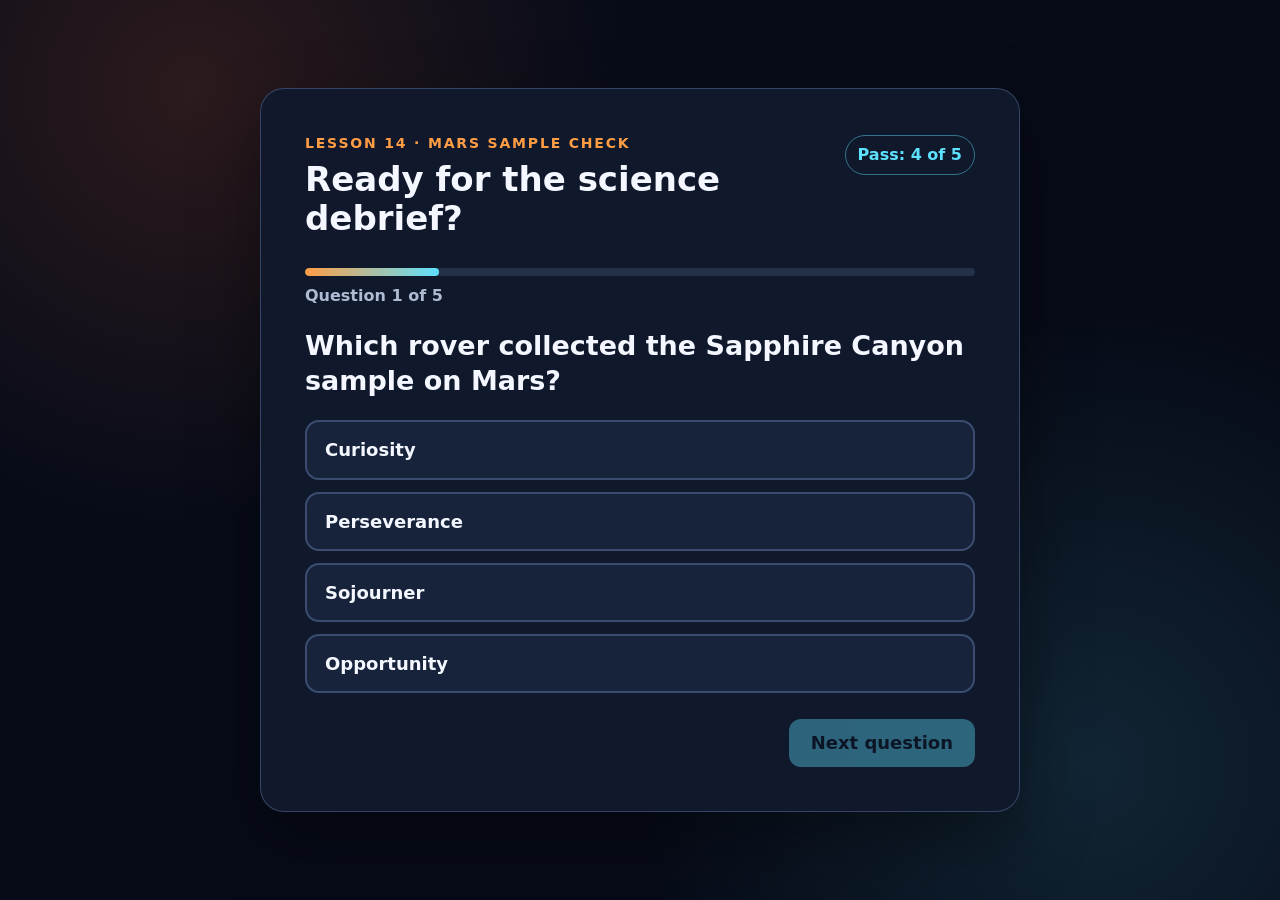
<file: src/missions/mars-gravity/quiz.html>
<!doctype html>
<html lang="en">
<head>
  <meta charset="utf-8">
  <meta name="viewport" content="width=device-width, initial-scale=1">
  <title>Mars Sample Check | Zero-G Academy</title>
  <link rel="stylesheet" href="quiz.css?v=20261115">
</head>
<body>
  <main>
    <section class="quiz-card" id="quiz-card" aria-labelledby="quiz-title">
      <div class="quiz-heading">
        <div>
          <p class="kicker">Lesson 14 · Mars Sample Check</p>
          <h1 id="quiz-title">Ready for the science debrief?</h1>
        </div>
        <p class="pass-note">Pass: 4 of 5</p>
      </div>

      <div class="progress-track" aria-hidden="true">
        <span id="progress-bar"></span>
      </div>
      <p id="counter" class="counter"></p>

      <fieldset>
        <legend id="question"></legend>
        <div id="options" class="options"></div>
      </fieldset>

      <div class="actions">
        <button id="next-button" class="button button-primary" type="button" disabled>Next question</button>
      </div>
    </section>

    <section id="result" class="quiz-card result" aria-live="polite" hidden></section>
  </main>

  <script src="quiz.js?v=20261115"></script>
</body>
</html>
</file>
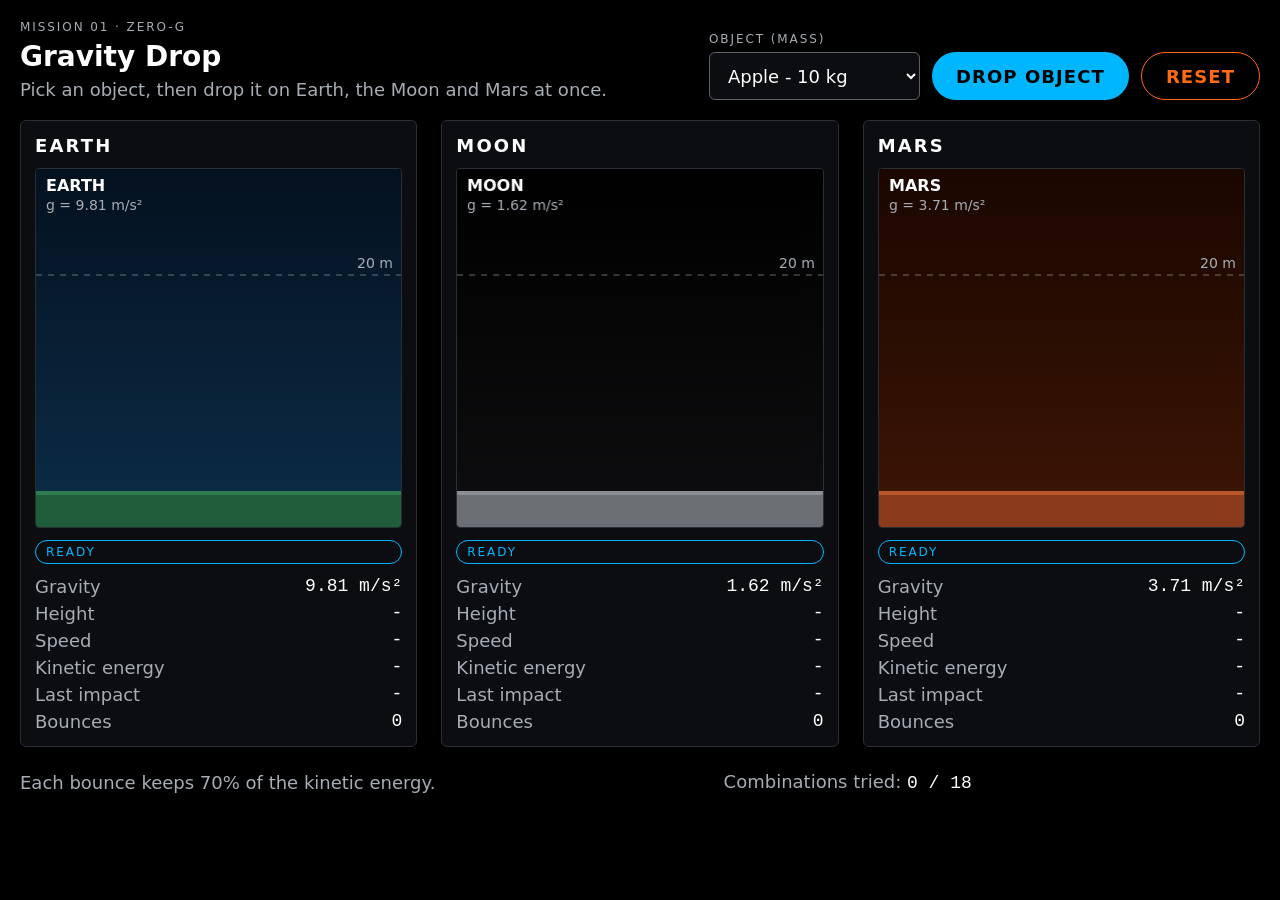
<file: src/missions/zero-g/mission1.html>
<!DOCTYPE html>
<html lang="en">
<head>
<meta charset="UTF-8">
<meta name="viewport" content="width=device-width, initial-scale=1.0">
<title>Mission 01 - Gravity Drop</title>
<style>
  /* Design tokens (copied from SYSTEM_ARCHITECTURE.md §2.2 so this file stays self-contained) */
  :root {
    --zg-bg:            #000000;
    --zg-surface:       #0B0D10;
    --zg-surface-2:     #14171C;
    --zg-border:        #2A2F36;
    --zg-border-strong: #5A616B;
    --zg-text:          #FFFFFF;
    --zg-text-muted:    #A7ADB5;
    --zg-text-dim:      #6B727C;
    --zg-accent-blue:   #00B7FF;
    --zg-accent-orange: #FF6A13;
    --zg-success:       #3DDC84;
    --zg-locked:        #3A3F46;
    --zg-font: "Inter", "Segoe UI", system-ui, -apple-system, Roboto, Arial, sans-serif;
    --zg-font-mono: "JetBrains Mono", Consolas, "Courier New", monospace;
    --zg-fs-label: 0.75rem;
    --zg-fs-body:  1.125rem;
    --zg-fs-h2:    1.75rem;
    --zg-radius:     6px;
    --zg-radius-pill: 999px;
    --zg-tap:        48px;
    --zg-gap:        1.5rem;
    --zg-dur:        180ms;
  }

  @media (prefers-reduced-motion: reduce) {
    :root { --zg-dur: 0ms; }
  }

  * { box-sizing: border-box; }

  html, body {
    margin: 0;
    background: var(--zg-bg);
    color: var(--zg-text);
    font-family: var(--zg-font);
  }

  body { padding: 20px; min-height: 100vh; }

  header {
    display: flex;
    flex-wrap: wrap;
    gap: 16px;
    align-items: flex-end;
    justify-content: space-between;
    margin-bottom: 20px;
  }

  .label {
    font-size: var(--zg-fs-label);
    text-transform: uppercase;
    letter-spacing: 0.16em;
    color: var(--zg-text-muted);
  }

  h1 {
    font-size: var(--zg-fs-h2);
    font-weight: 700;
    margin: 6px 0 0;
  }

  .intro {
    margin: 6px 0 0;
    font-size: var(--zg-fs-body);
    color: var(--zg-text-muted);
  }

  .controls {
    display: flex;
    flex-wrap: wrap;
    gap: 12px;
    align-items: flex-end;
  }

  .field { display: flex; flex-direction: column; gap: 6px; }

  select {
    min-height: var(--zg-tap);
    padding: 0 14px;
    font-family: inherit;
    font-size: var(--zg-fs-body);
    color: var(--zg-text);
    background: var(--zg-surface);
    border: 1px solid var(--zg-border-strong);
    border-radius: var(--zg-radius);
  }

  button {
    min-height: var(--zg-tap);
    padding: 0 24px;
    font-family: inherit;
    font-size: var(--zg-fs-body);
    font-weight: 700;
    text-transform: uppercase;
    letter-spacing: 0.06em;
    border-radius: var(--zg-radius-pill);
    cursor: pointer;
    transition: box-shadow var(--zg-dur) var(--zg-ease, ease);
  }

  button.primary {
    color: #000000;
    background: var(--zg-accent-blue);
    border: none;
  }

  button.primary:hover,
  button.primary:focus-visible {
    box-shadow: 0 0 16px var(--zg-accent-blue);
  }

  button.secondary {
    color: var(--zg-accent-orange);
    background: transparent;
    border: 1px solid var(--zg-accent-orange);
  }

  button.secondary:hover,
  button.secondary:focus-visible {
    background: var(--zg-surface-2);
  }

  .grid {
    display: grid;
    grid-template-columns: repeat(3, minmax(0, 1fr));
    gap: var(--zg-gap);
  }

  .card {
    display: flex;
    flex-direction: column;
    gap: 12px;
    padding: 14px;
    background: var(--zg-surface);
    border: 1px solid var(--zg-border);
    border-radius: var(--zg-radius);
    min-width: 0;
  }

  .card h2 {
    margin: 0;
    font-size: var(--zg-fs-body);
    font-weight: 700;
    text-transform: uppercase;
    letter-spacing: 0.12em;
  }

  canvas {
    display: block;
    width: 100%;
    height: 360px;
    border: 1px solid var(--zg-border);
    border-radius: 4px;
    background: #000000;
  }

  dl {
    display: grid;
    grid-template-columns: 1fr auto;
    gap: 6px 12px;
    margin: 0;
    font-size: var(--zg-fs-body);
  }

  dt { color: var(--zg-text-muted); }
  dd { margin: 0; font-family: var(--zg-font-mono); color: var(--zg-text); text-align: right; }

  .status-badge {
    display: inline-block;
    padding: 4px 10px;
    border: 1px solid var(--zg-border-strong);
    border-radius: var(--zg-radius-pill);
    font-size: var(--zg-fs-label);
    letter-spacing: 0.16em;
    text-transform: uppercase;
    color: var(--zg-text-muted);
  }

  .status-badge.ready { border-color: var(--zg-accent-blue); color: var(--zg-accent-blue); }
  .status-badge.bouncing { border-color: var(--zg-accent-orange); color: var(--zg-accent-orange); }
  .status-badge.rest { border-color: var(--zg-success); color: var(--zg-success); }

  .footer {
    display: flex;
    flex-wrap: wrap;
    gap: 16px;
    align-items: center;
    justify-content: space-between;
    margin-top: var(--zg-gap);
    font-size: var(--zg-fs-body);
    color: var(--zg-text-muted);
  }

  .progress-value { font-family: var(--zg-font-mono); color: var(--zg-text); }

  .complete {
    color: var(--zg-success);
    font-weight: 700;
    text-transform: uppercase;
    letter-spacing: 0.12em;
  }

  @media (max-width: 900px) {
    canvas { height: 280px; }
  }

  @media (max-width: 640px) {
    body { padding: 12px; }
    .grid { gap: 12px; }
    .card { padding: 10px; }
    dl { font-size: 1rem; }
  }
</style>
</head>
<body>

<header>
  <div>
    <div class="label">Mission 01 &middot; Zero-G</div>
    <h1>Gravity Drop</h1>
    <p class="intro">Pick an object, then drop it on Earth, the Moon and Mars at once.</p>
  </div>

  <div class="controls">
    <div class="field">
      <label class="label" for="massSelect">Object (mass)</label>
      <select id="massSelect">
        <option value="apple">Apple - 10 kg</option>
        <option value="pumpkin">Pumpkin - 25 kg</option>
        <option value="sofa">Sofa - 75 kg</option>
        <option value="piano">Piano - 250 kg</option>
        <option value="anvil">Anvil - 500 kg</option>
        <option value="boulder">Boulder - 1000 kg</option>
      </select>
    </div>
    <button type="button" class="primary" id="dropBtn">Drop object</button>
    <button type="button" class="secondary" id="resetBtn">Reset</button>
  </div>
</header>

<main class="grid">
  <section class="card" data-world="earth">
    <h2>Earth</h2>
    <canvas aria-label="Earth: object falling and bouncing under 9.81 m/s squared gravity"></canvas>
    <span class="status-badge" data-field="status">Ready</span>
    <dl>
      <dt>Gravity</dt><dd>9.81 m/s&sup2;</dd>
      <dt>Height</dt><dd data-field="height">0.00 m</dd>
      <dt>Speed</dt><dd data-field="speed">0.00 m/s</dd>
      <dt>Kinetic energy</dt><dd data-field="ke">0 J</dd>
      <dt>Last impact</dt><dd data-field="impact">0 J</dd>
      <dt>Bounces</dt><dd data-field="bounces">0</dd>
    </dl>
  </section>

  <section class="card" data-world="moon">
    <h2>Moon</h2>
    <canvas aria-label="Moon: object falling and bouncing under 1.62 m/s squared gravity"></canvas>
    <span class="status-badge" data-field="status">Ready</span>
    <dl>
      <dt>Gravity</dt><dd>1.62 m/s&sup2;</dd>
      <dt>Height</dt><dd data-field="height">0.00 m</dd>
      <dt>Speed</dt><dd data-field="speed">0.00 m/s</dd>
      <dt>Kinetic energy</dt><dd data-field="ke">0 J</dd>
      <dt>Last impact</dt><dd data-field="impact">0 J</dd>
      <dt>Bounces</dt><dd data-field="bounces">0</dd>
    </dl>
  </section>

  <section class="card" data-world="mars">
    <h2>Mars</h2>
    <canvas aria-label="Mars: object falling and bouncing under 3.71 m/s squared gravity"></canvas>
    <span class="status-badge" data-field="status">Ready</span>
    <dl>
      <dt>Gravity</dt><dd>3.71 m/s&sup2;</dd>
      <dt>Height</dt><dd data-field="height">0.00 m</dd>
      <dt>Speed</dt><dd data-field="speed">0.00 m/s</dd>
      <dt>Kinetic energy</dt><dd data-field="ke">0 J</dd>
      <dt>Last impact</dt><dd data-field="impact">0 J</dd>
      <dt>Bounces</dt><dd data-field="bounces">0</dd>
    </dl>
  </section>
</main>

<div class="footer">
  <span>Each bounce keeps 70% of the kinetic energy.</span>
  <span>Combinations tried: <span class="progress-value" id="progress">0 / 18</span></span>
  <span id="message" class="complete" aria-live="polite"></span>
</div>

<script>
(function () {
  'use strict';

  // ---- Physics constants -------------------------------------------------
  const DROP_HEIGHT_M = 20;     // release height above the surface (m)
  const VIEW_TOP_M    = 25;     // height shown at the top of each canvas (m)
  const RETAIN_ENERGY = 0.7;    // fraction of kinetic energy kept per bounce
  const BOUNCE_SPEED  = Math.sqrt(RETAIN_ENERGY); // speed factor: KE scales by 0.7
  const REST_SPEED    = 0.15;   // below this rebound speed (m/s) the object comes to rest
  const SUB_DT       = 1 / 240; // fixed physics step (s) for stable bouncing
  const FONT = '"Inter", "Segoe UI", system-ui, Arial, sans-serif';

  // ---- Worlds (one canvas column each) -----------------------------------
  const WORLDS = [
    { key: 'earth', name: 'Earth', g: 9.81, sky: '#04111F', skyLow: '#0B2A44', ground: '#1E5C3A', ground2: '#2E7D4F', accent: '#00B7FF' },
    { key: 'moon',  name: 'Moon',  g: 1.62, sky: '#000000', skyLow: '#0D0D0F', ground: '#6B6E73', ground2: '#8A8D92', accent: '#A7ADB5' },
    { key: 'mars',  name: 'Mars',  g: 3.71, sky: '#1A0700', skyLow: '#3A1404', ground: '#8A3B1C', ground2: '#B9562A', accent: '#FF6A13' }
  ];

  // ---- Objects, from light to heavy --------------------------------------
  const OBJECTS = [
    { key: 'apple',   name: 'Apple',   mass: 10 },
    { key: 'pumpkin', name: 'Pumpkin', mass: 25 },
    { key: 'sofa',    name: 'Sofa',    mass: 75 },
    { key: 'piano',   name: 'Piano',   mass: 250 },
    { key: 'anvil',   name: 'Anvil',   mass: 500 },
    { key: 'boulder', name: 'Boulder', mass: 1000 }
  ];

  const TOTAL_COMBOS = WORLDS.length * OBJECTS.length;

  // ---- DOM ----------------------------------------------------------------
  const selectEl  = document.getElementById('massSelect');
  const dropBtn   = document.getElementById('dropBtn');
  const resetBtn  = document.getElementById('resetBtn');
  const progressEl = document.getElementById('progress');
  const messageEl = document.getElementById('message');

  const sims = WORLDS.map(function (world) {
    const card = document.querySelector('.card[data-world="' + world.key + '"]');
    const canvas = card.querySelector('canvas');
    return {
      world: world,
      card: card,
      canvas: canvas,
      ctx: canvas.getContext('2d'),
      w: 0,
      h: 0,
      body: null,
      fields: {
        status:  card.querySelector('[data-field="status"]'),
        height:  card.querySelector('[data-field="height"]'),
        speed:   card.querySelector('[data-field="speed"]'),
        ke:      card.querySelector('[data-field="ke"]'),
        impact:  card.querySelector('[data-field="impact"]'),
        bounces: card.querySelector('[data-field="bounces"]')
      }
    };
  });

  // ---- State --------------------------------------------------------------
  let selected = OBJECTS[0];
  const tried = new Set();   // "world|object" pairs the student has dropped
  let completionSent = false;

  function currentObject() {
    return OBJECTS.find(function (o) { return o.key === selectEl.value; }) || OBJECTS[0];
  }

  function kineticEnergy(mass, speed) {
    return 0.5 * mass * speed * speed;
  }

  function formatJ(value) {
    if (value >= 1000) return Math.round(value).toLocaleString('en-US') + ' J';
    return value.toFixed(value < 10 ? 1 : 0) + ' J';
  }

  // ---- Simulation ---------------------------------------------------------
  function dropAll() {
    selected = currentObject();
    sims.forEach(function (sim) {
      sim.body = {
        mass: selected.mass,
        y: DROP_HEIGHT_M,   // height of the object's base above the surface (m)
        vy: 0,              // vertical velocity (m/s, positive = up)
        bounces: 0,
        impactKE: 0,
        resting: false
      };
      tried.add(sim.world.key + '|' + selected.key);
    });
    checkCompletion();
    updateProgress();
  }

  function stepBody(sim, dt) {
    const b = sim.body;
    if (!b || b.resting) return;

    b.vy -= sim.world.g * dt;
    b.y  += b.vy * dt;

    if (b.y <= 0) {
      b.y = 0;
      const impactSpeed = -b.vy;                       // speed just before contact (m/s)
      b.impactKE = kineticEnergy(b.mass, impactSpeed); // kinetic energy at impact (J)
      b.bounces += 1;

      const reboundSpeed = impactSpeed * BOUNCE_SPEED; // keeps 70% of the kinetic energy
      if (reboundSpeed < REST_SPEED) {
        b.vy = 0;
        b.resting = true;
      } else {
        b.vy = reboundSpeed;
      }
    }
  }

  // ---- Drawing ------------------------------------------------------------
  function resizeCanvas(sim) {
    const dpr = window.devicePixelRatio || 1;
    const cssW = sim.canvas.clientWidth;
    const cssH = sim.canvas.clientHeight;
    sim.w = cssW;
    sim.h = cssH;
    sim.canvas.width = Math.round(cssW * dpr);
    sim.canvas.height = Math.round(cssH * dpr);
    sim.ctx.setTransform(dpr, 0, 0, dpr, 0, 0);
  }

  function drawScene(sim) {
    const ctx = sim.ctx;
    const W = sim.w;
    const H = sim.h;
    const world = sim.world;
    const groundY = H - 36;                     // surface line (px)
    const ppm = (groundY - 52) / VIEW_TOP_M;    // pixels per metre (same scale in all columns)

    ctx.clearRect(0, 0, W, H);

    // Sky
    const sky = ctx.createLinearGradient(0, 0, 0, groundY);
    sky.addColorStop(0, world.sky);
    sky.addColorStop(1, world.skyLow);
    ctx.fillStyle = sky;
    ctx.fillRect(0, 0, W, groundY);

    // Surface
    ctx.fillStyle = world.ground;
    ctx.fillRect(0, groundY, W, H - groundY);
    ctx.fillStyle = world.ground2;
    ctx.fillRect(0, groundY, W, 4);

    // Drop-height guide (dashed)
    const guideY = groundY - DROP_HEIGHT_M * ppm;
    ctx.save();
    ctx.setLineDash([6, 6]);
    ctx.strokeStyle = 'rgba(167, 173, 181, 0.6)';
    ctx.lineWidth = 1;
    ctx.beginPath();
    ctx.moveTo(0, guideY);
    ctx.lineTo(W, guideY);
    ctx.stroke();
    ctx.restore();
    ctx.fillStyle = '#A7ADB5';
    ctx.font = '500 14px ' + FONT;
    ctx.textAlign = 'right';
    ctx.textBaseline = 'bottom';
    ctx.fillText('20 m', W - 8, guideY - 4);

    // Planet label
    ctx.textAlign = 'left';
    ctx.textBaseline = 'top';
    ctx.fillStyle = '#FFFFFF';
    ctx.font = '700 16px ' + FONT;
    ctx.fillText(world.name.toUpperCase(), 10, 10);
    ctx.fillStyle = '#A7ADB5';
    ctx.font = '500 14px ' + FONT;
    ctx.fillText('g = ' + world.g.toFixed(2) + ' m/s²', 10, 30);

    // Object
    const b = sim.body;
    if (b) {
      const r = 10 + 2 * Math.cbrt(b.mass);   // bigger mass = bigger drawing (px)
      const cx = W / 2;
      const cy = groundY - b.y * ppm - r;
      ctx.beginPath();
      ctx.arc(cx, cy, r, 0, Math.PI * 2);
      ctx.fillStyle = b.resting ? '#3DDC84' : '#00B7FF';
      ctx.fill();
      ctx.lineWidth = 2;
      ctx.strokeStyle = '#FFFFFF';
      ctx.stroke();
    }
  }

  function updateFields(sim) {
    const b = sim.body;
    const f = sim.fields;
    if (!b) {
      f.status.textContent = 'Ready';
      f.status.className = 'status-badge ready';
      f.height.textContent = '-';
      f.speed.textContent = '-';
      f.ke.textContent = '-';
      f.impact.textContent = '-';
      f.bounces.textContent = '0';
      return;
    }
    const speed = Math.abs(b.vy);
    f.height.textContent = b.y.toFixed(2) + ' m';
    f.speed.textContent = speed.toFixed(2) + ' m/s';
    f.ke.textContent = formatJ(kineticEnergy(b.mass, speed));
    f.impact.textContent = b.bounces ? formatJ(b.impactKE) : '-';
    f.bounces.textContent = String(b.bounces);

    if (b.resting) {
      f.status.textContent = 'At rest';
      f.status.className = 'status-badge rest';
    } else if (b.bounces > 0) {
      f.status.textContent = 'Bouncing';
      f.status.className = 'status-badge bouncing';
    } else {
      f.status.textContent = 'Falling';
      f.status.className = 'status-badge bouncing';
    }
  }

  function updateProgress() {
    progressEl.textContent = tried.size + ' / ' + TOTAL_COMBOS;
  }

  // ---- Completion (RULE 4: postMessage signal) ----------------------------
  function checkCompletion() {
    if (completionSent || tried.size < TOTAL_COMBOS) return;
    completionSent = true;
    messageEl.textContent = 'Mission complete!';
    window.parent.postMessage({ type: 'MISSION_COMPLETE', missionId: 1 }, '*');
  }

  // ---- Loop ---------------------------------------------------------------
  let lastTime = performance.now();
  let accumulator = 0;

  function frame(now) {
    const elapsed = Math.min((now - lastTime) / 1000, 0.05);
    lastTime = now;
    accumulator += elapsed;

    while (accumulator >= SUB_DT) {
      sims.forEach(function (sim) { stepBody(sim, SUB_DT); });
      accumulator -= SUB_DT;
    }

    sims.forEach(function (sim) {
      drawScene(sim);
      updateFields(sim);
    });

    requestAnimationFrame(frame);
  }

  // ---- Events -------------------------------------------------------------
  function resizeAll() {
    sims.forEach(resizeCanvas);
  }

  selectEl.addEventListener('change', function () {
    selected = currentObject();
    sims.forEach(function (sim) { sim.body = null; });
  });

  dropBtn.addEventListener('click', dropAll);

  resetBtn.addEventListener('click', function () {
    sims.forEach(function (sim) { sim.body = null; });
  });

  window.addEventListener('resize', resizeAll);

  // ---- Start --------------------------------------------------------------
  resizeAll();
  updateProgress();
  sims.forEach(updateFields);
  requestAnimationFrame(frame);
})();
</script>
</body>
</html>
</file>
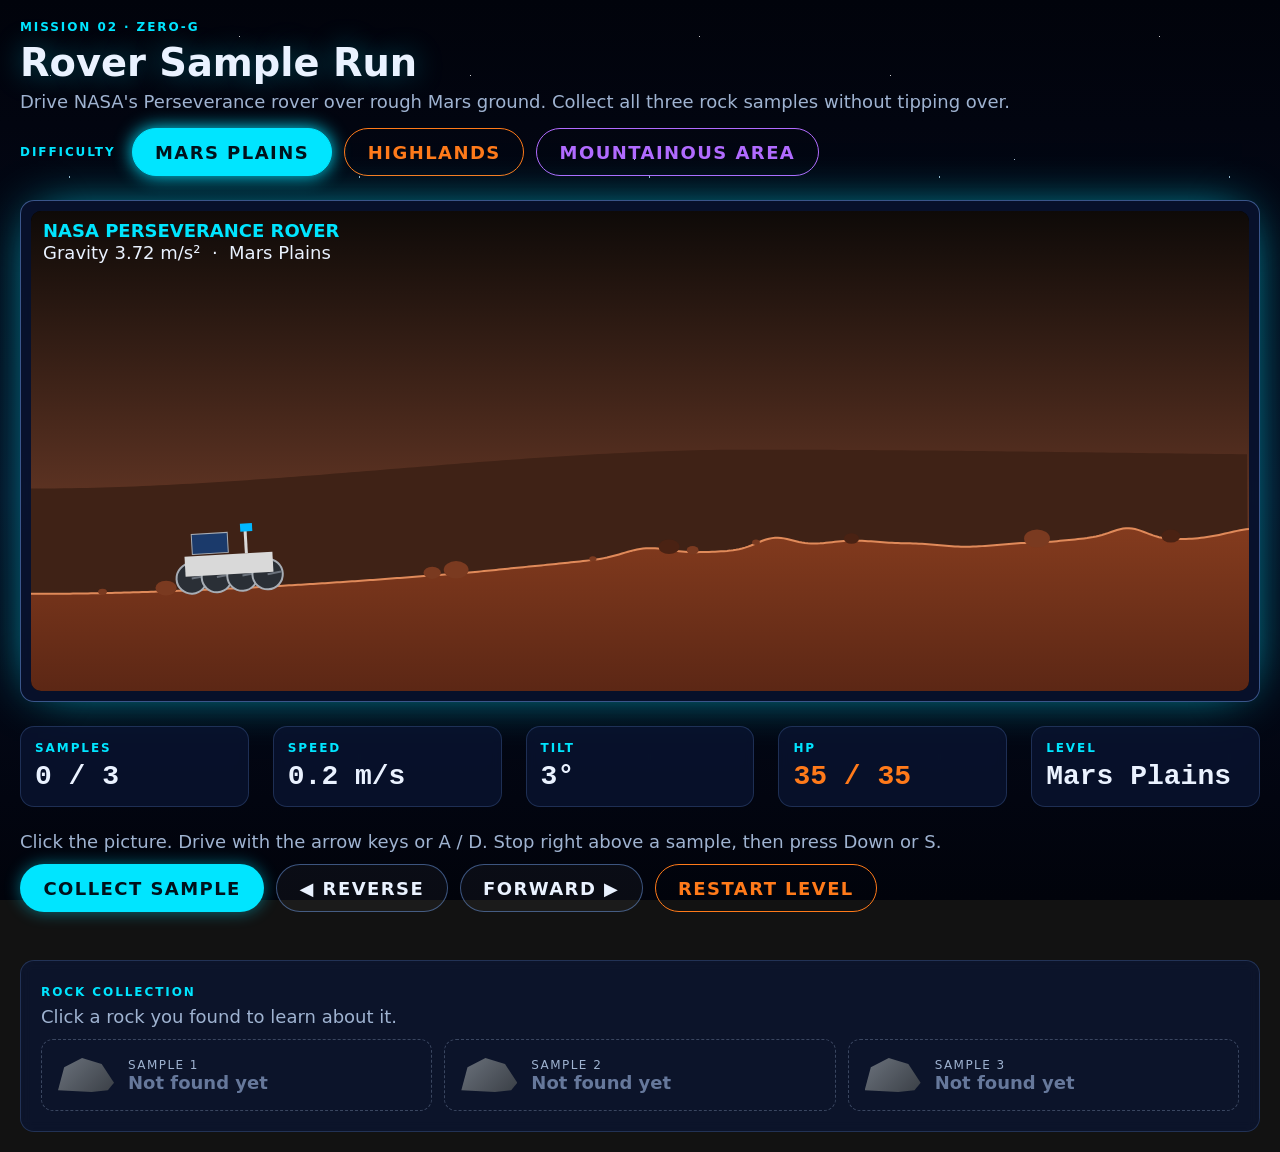
<file: src/missions/zero-g/mission2.html>
<!DOCTYPE html>
<html lang="en">
<head>
<meta charset="UTF-8">
<meta name="viewport" content="width=device-width, initial-scale=1.0">
<title>Mission 02 - Rover Sample Run</title>
<style>
  /* Design tokens: values copied from the dashboard look (deep space blue, neon cyan and orange)
     so this mission matches the platform while staying fully self-contained. */
  :root {
    --zg-bg:            #01030B;
    --zg-bg-2:          #050B1F;
    --zg-surface:       rgba(10, 22, 52, 0.72);
    --zg-surface-solid: #0B1733;
    --zg-surface-2:     rgba(255, 255, 255, 0.04);
    --zg-border:        rgba(120, 170, 255, 0.2);
    --zg-border-strong: rgba(120, 170, 255, 0.45);
    --zg-text:          #EAF2FF;
    --zg-text-muted:    #9FB3D1;
    --zg-text-dim:      #66789B;
    --zg-accent-blue:   #00E5FF;
    --zg-accent-orange: #FF7A1A;
    --zg-accent-violet: #B26BFF;
    --zg-success:       #5CFFB0;
    --zg-danger:        #FF5C7A;
    --zg-locked:        #3A4660;
    --zg-font: "Inter", "Segoe UI", system-ui, -apple-system, Roboto, Arial, sans-serif;
    --zg-font-mono: "JetBrains Mono", Consolas, "Courier New", monospace;
    --zg-fs-label: 0.75rem;
    --zg-fs-body:  1.125rem;
    --zg-fs-h2:    1.75rem;
    --zg-radius:     14px;
    --zg-radius-pill: 999px;
    --zg-tap:        48px;
    --zg-gap:        1.5rem;
    --zg-dur:        180ms;
    color-scheme: dark;
  }

  @media (prefers-reduced-motion: reduce) {
    :root { --zg-dur: 0ms; }
  }

  * { box-sizing: border-box; }

  html {
    background: linear-gradient(180deg, var(--zg-bg) 0%, var(--zg-bg-2) 55%, var(--zg-bg) 100%) fixed;
  }

  body {
    position: relative;
    isolation: isolate;
    margin: 0;
    padding: 20px;
    min-height: 100vh;
    color: var(--zg-text);
    font-family: var(--zg-font);
    background: transparent;
  }

  /* Faint starfield, same style as the dashboard */
  body::after {
    content: "";
    position: fixed;
    inset: 0;
    z-index: -1;
    pointer-events: none;
    background-image:
      radial-gradient(1px 1px at 12% 18%, #fff 50%, transparent 51%),
      radial-gradient(1.5px 1.5px at 67% 42%, #cfe9ff 50%, transparent 51%),
      radial-gradient(1px 1px at 83% 76%, #fff 50%, transparent 51%),
      radial-gradient(1px 1px at 35% 88%, #ffd9b8 50%, transparent 51%),
      radial-gradient(1px 1px at 52% 8%, #fff 50%, transparent 51%),
      radial-gradient(1.5px 1.5px at 24% 61%, #bfe6ff 50%, transparent 51%);
    background-size: 420px 420px, 380px 380px, 520px 520px, 330px 330px, 460px 460px, 290px 290px;
    opacity: 0.8;
  }

  :focus-visible {
    outline: 2px solid var(--zg-accent-blue);
    outline-offset: 3px;
  }

  header {
    display: flex;
    flex-wrap: wrap;
    gap: 16px;
    align-items: flex-end;
    justify-content: space-between;
    margin-bottom: 16px;
  }

  .label {
    font-size: var(--zg-fs-label);
    font-weight: 700;
    text-transform: uppercase;
    letter-spacing: 0.16em;
    color: var(--zg-accent-blue);
  }

  h1 {
    font-size: clamp(1.8rem, 4vw, 2.4rem);
    font-weight: 800;
    margin: 6px 0 0;
    text-shadow: 0 0 28px rgba(0, 229, 255, 0.35);
  }

  .intro {
    margin: 6px 0 0;
    font-size: var(--zg-fs-body);
    color: var(--zg-text-muted);
  }

  button {
    min-height: var(--zg-tap);
    padding: 0 1.4rem;
    font-family: inherit;
    font-size: var(--zg-fs-body);
    font-weight: 700;
    text-transform: uppercase;
    letter-spacing: 0.08em;
    border-radius: var(--zg-radius-pill);
    cursor: pointer;
    transition: box-shadow var(--zg-dur) ease, background var(--zg-dur) ease, border-color var(--zg-dur) ease;
  }

  button.primary {
    color: #00121C;
    background: var(--zg-accent-blue);
    border: 1px solid transparent;
    box-shadow: 0 0 16px rgba(0, 229, 255, 0.45);
  }

  button.primary:hover,
  button.primary:focus-visible {
    box-shadow: 0 0 26px rgba(0, 229, 255, 0.75);
  }

  button.secondary {
    color: var(--zg-accent-orange);
    background: transparent;
    border: 1px solid var(--zg-accent-orange);
  }

  button.secondary:hover,
  button.secondary:focus-visible {
    box-shadow: 0 0 14px rgba(255, 122, 26, 0.4);
  }

  button.drive {
    color: var(--zg-text);
    background: var(--zg-surface-2);
    border: 1px solid var(--zg-border-strong);
    touch-action: none;
    user-select: none;
    -webkit-user-select: none;
  }

  button.drive:hover { border-color: var(--zg-accent-blue); }

  button.drive.held,
  button.drive:active {
    border-color: var(--zg-accent-blue);
    background: rgba(0, 229, 255, 0.07);
    box-shadow: 0 0 14px rgba(0, 229, 255, 0.45);
  }

  /* Difficulty buttons */
  .levels {
    display: flex;
    flex-wrap: wrap;
    gap: 12px;
    align-items: center;
    margin-bottom: var(--zg-gap);
  }

  .levels .label { margin-right: 4px; }

  /* Each area uses the dashboard's tier colour: cyan (easy), orange (medium), violet (hard) */
  button.level {
    --tier: var(--zg-accent-blue);
    color: var(--tier);
    background: transparent;
    border: 1px solid var(--tier);
  }

  button.level[data-level="medium"] { --tier: var(--zg-accent-orange); }
  button.level[data-level="hard"]   { --tier: var(--zg-accent-violet); }

  button.level:hover,
  button.level:focus-visible {
    box-shadow: 0 0 14px var(--tier);
  }

  button.level[aria-pressed="true"] {
    color: #00121C;
    background: var(--tier);
    border: 1px solid var(--tier);
    box-shadow: 0 0 18px var(--tier);
  }

  button.level[aria-disabled="true"] {
    color: var(--zg-text-dim);
    background: transparent;
    border: 1px dashed var(--zg-locked);
    cursor: not-allowed;
  }

  .stage {
    position: relative;
    background: var(--zg-surface);
    border: 1px solid var(--zg-border-strong);
    border-radius: var(--zg-radius);
    padding: 10px;
    backdrop-filter: blur(6px);
    box-shadow: 0 0 50px -18px var(--zg-accent-blue);
  }

  canvas {
    display: block;
    width: 100%;
    height: 480px;
    border-radius: 10px;
    background: #000000;
  }

  canvas:focus-visible {
    outline: 2px solid var(--zg-accent-blue);
    outline-offset: 2px;
  }

  .overlay {
    position: absolute;
    inset: 10px;
    display: none;
    align-items: center;
    justify-content: center;
    background: rgba(1, 3, 11, 0.75);
    backdrop-filter: blur(4px);
    border-radius: 10px;
  }

  .overlay.show { display: flex; }

  .overlay-box {
    display: flex;
    flex-direction: column;
    align-items: center;
    gap: 16px;
    padding: 24px;
    max-width: 90%;
    text-align: center;
    background: var(--zg-surface-solid);
    border: 1px solid var(--zg-accent-orange);
    border-radius: 18px;
    box-shadow: 0 0 50px -8px var(--zg-accent-orange);
  }

  .overlay-box p {
    margin: 0;
    font-size: var(--zg-fs-h2);
    font-weight: 800;
  }

  .hud {
    display: grid;
    grid-template-columns: repeat(5, minmax(0, 1fr));
    gap: var(--zg-gap);
    margin-top: var(--zg-gap);
  }

  .hud-item {
    display: flex;
    flex-direction: column;
    gap: 6px;
    padding: 14px;
    background: var(--zg-surface);
    border: 1px solid var(--zg-border);
    border-radius: var(--zg-radius);
    backdrop-filter: blur(6px);
  }

  .hud-value {
    font-family: var(--zg-font-mono);
    font-size: var(--zg-fs-h2);
    font-weight: 700;
    color: var(--zg-text);
  }

  #hudHp { color: var(--zg-accent-orange); }

  .toolbar {
    display: flex;
    flex-wrap: wrap;
    gap: 12px;
    align-items: center;
    justify-content: space-between;
    margin-top: var(--zg-gap);
    font-size: var(--zg-fs-body);
    color: var(--zg-text-muted);
  }

  .toolbar .actions { display: flex; flex-wrap: wrap; gap: 12px; }

  .complete {
    color: var(--zg-success);
    font-weight: 700;
    text-transform: uppercase;
    letter-spacing: 0.12em;
  }

  /* Rock collection area */
  .collection {
    margin-top: var(--zg-gap);
    padding: 1.25rem;
    background: var(--zg-surface);
    border: 1px solid var(--zg-border);
    border-radius: var(--zg-radius);
    backdrop-filter: blur(6px);
  }

  .collection-hint {
    margin: 6px 0 12px;
    font-size: var(--zg-fs-body);
    color: var(--zg-text-muted);
  }

  .collection-slots {
    display: grid;
    grid-template-columns: repeat(3, minmax(0, 1fr));
    gap: 12px;
  }

  button.rock-slot {
    display: flex;
    align-items: center;
    gap: 14px;
    min-height: 72px;
    padding: 10px 16px;
    text-align: left;
    text-transform: none;
    letter-spacing: 0;
    color: var(--zg-text);
    background: var(--zg-surface-2);
    border: 1px solid var(--zg-border-strong);
    border-radius: 12px;
  }

  button.rock-slot:hover,
  button.rock-slot:focus-visible {
    border-color: var(--rock-main, var(--zg-accent-blue));
    box-shadow: 0 0 12px var(--rock-main, var(--zg-accent-blue));
  }

  button.rock-slot[disabled] {
    color: var(--zg-text-dim);
    background: transparent;
    border: 1px dashed var(--zg-locked);
    box-shadow: none;
    cursor: default;
  }

  .rock-slot small {
    display: block;
    font-size: var(--zg-fs-label);
    font-weight: 500;
    letter-spacing: 0.12em;
    text-transform: uppercase;
    color: var(--zg-text-muted);
  }

  /* Crystal shape that matches the rocks drawn in the game */
  .rock-icon {
    flex: none;
    width: 56px;
    height: 34px;
    clip-path: polygon(0% 95%, 11% 27%, 43% 0%, 78% 18%, 100% 73%, 89% 95%, 60% 100%);
    background: linear-gradient(135deg, var(--rock-main, #6B727C), var(--rock-dark, #3A3F46));
  }

  .rock-icon.big { width: 112px; height: 68px; }

  /* Rock fact pop-up */
  .rock-card-backdrop {
    position: fixed;
    inset: 0;
    z-index: 10;
    display: flex;
    align-items: center;
    justify-content: center;
    padding: 16px;
    background: rgba(1, 3, 11, 0.75);
    backdrop-filter: blur(4px);
  }

  .rock-card-backdrop[hidden] { display: none; }

  .rock-card {
    display: flex;
    flex-direction: column;
    align-items: center;
    gap: 12px;
    width: 100%;
    max-width: 520px;
    max-height: 100%;
    overflow-y: auto;
    padding: 1.5rem;
    text-align: center;
    background: var(--zg-surface-solid);
    border: 1px solid var(--rock-main, var(--zg-accent-blue));
    border-radius: 18px;
    box-shadow: 0 0 50px -8px var(--rock-main, var(--zg-accent-blue));
  }

  .rock-card h2 {
    margin: 0;
    font-size: 1.6rem;
    font-weight: 800;
  }

  .rock-card ul {
    padding: 0.75rem 0.9rem 0.75rem 2rem;
    background: rgba(255, 255, 255, 0.03);
    border: 1px solid var(--zg-border);
    border-radius: 10px;
  }

  .rock-card .rock-type {
    margin: 0;
    font-size: var(--zg-fs-body);
    font-weight: 700;
    color: var(--rock-main, var(--zg-text));
  }

  .rock-card ul {
    margin: 0;
    padding-left: 22px;
    text-align: left;
    font-size: var(--zg-fs-body);
    line-height: 1.5;
    color: var(--zg-text);
  }

  .rock-card li + li { margin-top: 8px; }

  @media (max-width: 900px) {
    canvas { height: 380px; }
    .collection-slots { grid-template-columns: minmax(0, 1fr); }
    .hud { grid-template-columns: repeat(2, minmax(0, 1fr)); }
  }

  @media (max-width: 640px) {
    body { padding: 12px; }
    canvas { height: 300px; }
    .overlay-box p { font-size: var(--zg-fs-body); }
  }
</style>
</head>
<body>

<header>
  <div>
    <div class="label">Mission 02 &middot; Zero-G</div>
    <h1>Rover Sample Run</h1>
    <p class="intro">Drive NASA's Perseverance rover over rough Mars ground. Collect all three rock samples without tipping over.</p>
  </div>
</header>

<main>
  <div class="levels" role="group" aria-label="Difficulty">
    <span class="label">Difficulty</span>
    <button type="button" class="level" data-level="easy" aria-pressed="true">Mars Plains</button>
    <button type="button" class="level" data-level="medium" aria-pressed="false" aria-disabled="false">Highlands</button>
    <button type="button" class="level" data-level="hard" aria-pressed="false" aria-disabled="false">Mountainous Area</button>
  </div>

  <div class="stage">
    <canvas id="stage" tabindex="0" aria-label="Side view of the Perseverance rover on rocky Mars ground. Drive with the arrow keys or A and D, or use the drive buttons below."></canvas>
    <div class="overlay" id="overlay" role="alertdialog" aria-live="assertive">
      <div class="overlay-box">
        <p id="overlayText">The rover tipped over.</p>
        <button type="button" class="primary" id="tryAgainBtn">Try again</button>
      </div>
    </div>
  </div>

  <div class="hud">
    <div class="hud-item">
      <span class="label">Samples</span>
      <span class="hud-value" id="hudSamples">0 / 5</span>
    </div>
    <div class="hud-item">
      <span class="label">Speed</span>
      <span class="hud-value" id="hudSpeed">0.0 m/s</span>
    </div>
    <div class="hud-item">
      <span class="label">Tilt</span>
      <span class="hud-value" id="hudTilt">0&deg;</span>
    </div>
    <div class="hud-item">
      <span class="label">HP</span>
      <span class="hud-value" id="hudHp">35 / 35</span>
    </div>
    <div class="hud-item">
      <span class="label">Level</span>
      <span class="hud-value" id="hudLevel">Mars Plains</span>
    </div>
  </div>

  <div class="toolbar">
    <span id="hint">Click the picture. Drive with the arrow keys or A / D. Stop right above a sample, then press Down or S.</span>
    <div class="actions">
      <button type="button" class="primary" id="collectBtn" aria-label="Collect sample">Collect sample</button>
      <button type="button" class="drive" id="reverseBtn" aria-label="Reverse">&#9664; Reverse</button>
      <button type="button" class="drive" id="forwardBtn" aria-label="Forward">Forward &#9654;</button>
      <button type="button" class="secondary" id="restartBtn">Restart level</button>
    </div>
  </div>
  <p class="toolbar complete" id="message" aria-live="polite"></p>

  <section class="collection" aria-labelledby="collectionTitle">
    <span class="label" id="collectionTitle">Rock collection</span>
    <p class="collection-hint">Click a rock you found to learn about it.</p>
    <div class="collection-slots" id="collectionSlots"></div>
  </section>
</main>

<div class="rock-card-backdrop" id="rockCard" hidden>
  <div class="rock-card" role="dialog" aria-modal="true" aria-labelledby="rockCardTitle">
    <span class="label" id="rockCardHeading">New sample collected!</span>
    <div class="rock-icon big" id="rockCardIcon"></div>
    <h2 id="rockCardTitle">Rock</h2>
    <p class="rock-type" id="rockCardType"></p>
    <ul id="rockCardFacts"></ul>
    <button type="button" class="primary" id="rockCardClose">Got it!</button>
  </div>
</div>

<script>
(function () {
  'use strict';

  // ---- Global physics -----------------------------------------------------
  const GRAVITY = 3.72;            // m/s^2, global gravity for this mission

  // ---- Rover ---------------------------------------------------------------
  const ROVER_MASS  = 180;         // kg
  const CHASSIS_W   = 2.2;         // m
  const CHASSIS_H   = 0.5;         // m
  const INERTIA     = ROVER_MASS * (CHASSIS_W * CHASSIS_W + CHASSIS_H * CHASSIS_H) / 12;
  const WHEEL_R     = 0.38;        // m
  // Wheel contact points in the chassis frame (x forward, y up), in metres
  const WHEELS = [
    { x: -0.95, y: -0.3 },
    { x: -0.32, y: -0.3 },
    { x:  0.32, y: -0.3 },
    { x:  0.95, y: -0.3 }
  ];
  const SPRING_K   = 2500;         // N/m, suspension stiffness per wheel
  const SPRING_C   = 270;          // N*s/m, suspension damping per wheel
  const ROLL_RES   = 25;           // N*s/m, rolling resistance per wheel
  const START_HP   = 35;           // rover health, same for every difficulty
  const IMPACT_SPEED = 2.0;        // m/s, wheel hitting the ground/rock this hard counts as a strong collision
  const IMPACT_COOLDOWN = 0.5;     // s, so one crash only costs HP once
  const DAMAGE_TILT_DEG = 10;      // a strong collision only costs HP when the tilt is above this (degrees)
  const STOP_SPEED = 0.1;          // m/s, the rover must be this still before a sample can be collected
  const SUB_DT     = 1 / 480;      // fixed physics step (s)

  // ---- Difficulty levels ------------------------------------------------------
  // drive: motor force per wheel (N); maxSpeed: m/s before the motor fades;
  // grip: friction coefficient; flipAngle: tilt (rad) that tips the rover over;
  // roughness: how rocky the ground is; bumps / bigBumps: how many rocks and boulders
  const LEVELS = {
    easy: {
      name: 'Mars Plains', label: 'Mars Plains',
      drive: 380, maxSpeed: 2.2, grip: 0.95, flipAngle: 65 * Math.PI / 180,
      roughness: 0.95, bumps: 60, bigBumps: 12, bumpWidth: 1.15, decorDensity: 0.6
    },
    medium: {
      name: 'Highlands', label: 'Highlands',
      drive: 420, maxSpeed: 2.8, grip: 0.85, flipAngle: 55 * Math.PI / 180,
      roughness: 1.25, bumps: 100, bigBumps: 20, bumpWidth: 1.35, decorDensity: 0.75
    },
    hard: {
      name: 'Mountainous Area', label: 'Mountainous Area',
      drive: 520, maxSpeed: 3.4, grip: 0.68, flipAngle: 50 * Math.PI / 180,
      roughness: 1.55, bumps: 150, bigBumps: 30, bumpWidth: 1.8, decorDensity: 0.9
    }
  };
  const LEVEL_ORDER = ['easy', 'medium', 'hard'];

  // ---- World ----------------------------------------------------------------
  const WORLD_LEN   = 300;         // m
  const TERRAIN_STEP = 0.1;        // m between terrain samples
  const START_X     = 5;           // m
  const SAMPLE_X    = [70, 115, 160];
  const SAMPLE_TOTAL = SAMPLE_X.length;
  // The three rock samples, based on rocks studied by NASA's Perseverance rover
  const ROCKS = [
    {
      name: 'Rochette', type: 'Igneous rock', colorName: 'Yellow',
      main: '#FFD23F', dark: '#A87B00',
      facts: [
        'It formed when hot, melted rock cooled down and turned solid.',
        'It helps scientists study volcanoes on Mars.'
      ]
    },
    {
      name: 'Wildcat Ridge', type: 'Sedimentary rock', colorName: 'White',
      main: '#F5F2EA', dark: '#9C958A',
      facts: [
        'It formed when small bits of rock piled up and pressed together.',
        'Remember how sedimentary rocks form? Water once flowed on Mars!',
        'It helps scientists learn about life on Mars.'
      ]
    },
    {
      name: 'Mudstone', type: 'Sedimentary rock', colorName: 'Red',
      main: '#FF3B30', dark: '#8A0F0A',
      facts: [
        'Mudstones usually form in lakes and other bodies of water.',
        'They help scientists study ancient lakes on Mars.',
        'They also help scientists look for signs of life on Mars!'
      ]
    }
  ];
  const PICK_RADIUS = 1.0;         // m, how close (sideways) the rover must stop to collect
  const VIEW_TOP_M  = 12;          // m of height shown vertically
  const HORIZON_FRAC = 0.7;        // where y = 2 m sits on screen (fraction of height)
  const FONT = '"Inter", "Segoe UI", system-ui, Arial, sans-serif';

  // ---- Seeded random (same terrain every run for a given level) -------------
  function mulberry32(seed) {
    let a = seed >>> 0;
    return function () {
      a |= 0; a = (a + 0x6D2B79F5) | 0;
      let t = Math.imul(a ^ (a >>> 15), 1 | a);
      t = (t + Math.imul(t ^ (t >>> 7), 61 | t)) ^ t;
      return ((t ^ (t >>> 14)) >>> 0) / 4294967296;
    };
  }

  // ---- Smooth value noise ---------------------------------------------------
  const LAT = 512;
  const lattice = new Float64Array(LAT);
  (function fillLattice() {
    const rng = mulberry32(20260714);
    for (let i = 0; i < LAT; i++) lattice[i] = rng() * 2 - 1;
  })();

  function vnoise(x) {
    const i = Math.floor(x);
    const f = x - i;
    const s = f * f * (3 - 2 * f);
    const a = lattice[((i % LAT) + LAT) % LAT];
    const b = lattice[(((i + 1) % LAT) + LAT) % LAT];
    return a + (b - a) * s;
  }

  function smoothstep(e0, e1, x) {
    const t = Math.min(1, Math.max(0, (x - e0) / (e1 - e0)));
    return t * t * (3 - 2 * t);
  }

  // ---- Terrain ----------------------------------------------------------------
  const N = Math.round(WORLD_LEN / TERRAIN_STEP) + 1;
  let terrain = new Float64Array(N);
  let decor = [];

  function buildTerrain(cfg) {
    const rng = mulberry32(4242);
    const bumps = [];
    for (let k = 0; k < cfg.bumps; k++) {       // small and medium rocks
      bumps.push({ c: 12 + rng() * (WORLD_LEN - 24), a: (0.12 + rng() * 0.3) * cfg.roughness, w: (0.5 + rng() * 0.6) * cfg.bumpWidth });
    }
    for (let k = 0; k < cfg.bigBumps; k++) {    // big boulders
      bumps.push({ c: 20 + rng() * (WORLD_LEN - 40), a: (0.3 + rng() * 0.15) * cfg.roughness, w: (0.9 + rng() * 0.4) * cfg.bumpWidth });
    }

    const next = new Float64Array(N);
    for (let i = 0; i < N; i++) {
      const x = i * TERRAIN_STEP;
      const ramp = smoothstep(8, 25, x);        // flat landing zone at the start
      let h = 1.5 + 0.9 * vnoise(x / 25)
                + ramp * cfg.roughness * (0.35 * vnoise(x / 7 + 13.1) + 0.12 * vnoise(x / 1.6 + 71.3));
      for (let k = 0; k < bumps.length; k++) {
        const b = bumps[k];
        const d = (x - b.c) / b.w;
        if (Math.abs(d) < 3) h += ramp * b.a * Math.exp(-d * d);
      }
      next[i] = h;
    }
    terrain = next;

    // Decorative surface rocks (purely visual, do not affect physics)
    const decorRng = mulberry32(777);
    const nextDecor = [];
    for (let x = 0; x < WORLD_LEN; x += 1.5) {
      if (decorRng() < cfg.decorDensity) {
        nextDecor.push({ x: x + decorRng() * 1.5, r: 0.08 + decorRng() * 0.25, shade: decorRng() });
      }
    }
    decor = nextDecor;
  }

  function heightAt(x) {
    const clamped = Math.min(WORLD_LEN, Math.max(0, x));
    const idx = clamped / TERRAIN_STEP;
    const i0 = Math.floor(idx);
    const t = idx - i0;
    const i1 = Math.min(N - 1, i0 + 1);
    return terrain[i0] * (1 - t) + terrain[i1] * t;
  }

  function slopeAt(x) {
    return (heightAt(x + 0.05) - heightAt(x - 0.05)) / 0.1;
  }

  // ---- DOM ------------------------------------------------------------------
  const canvas = document.getElementById('stage');
  const ctx = canvas.getContext('2d');
  const overlay = document.getElementById('overlay');
  const overlayText = document.getElementById('overlayText');
  const hudHp = document.getElementById('hudHp');
  const tryAgainBtn = document.getElementById('tryAgainBtn');
  const restartBtn = document.getElementById('restartBtn');
  const hudSamples = document.getElementById('hudSamples');
  const hudSpeed = document.getElementById('hudSpeed');
  const hudTilt = document.getElementById('hudTilt');
  const hudLevel = document.getElementById('hudLevel');
  const messageEl = document.getElementById('message');
  const hintEl = document.getElementById('hint');
  const levelButtons = Array.prototype.slice.call(document.querySelectorAll('button.level'));
  const collectionSlots = document.getElementById('collectionSlots');
  const rockCard = document.getElementById('rockCard');
  const rockCardBox = rockCard.querySelector('.rock-card');
  const rockCardHeading = document.getElementById('rockCardHeading');
  const rockCardIcon = document.getElementById('rockCardIcon');
  const rockCardTitle = document.getElementById('rockCardTitle');
  const rockCardType = document.getElementById('rockCardType');
  const rockCardFacts = document.getElementById('rockCardFacts');
  const rockCardClose = document.getElementById('rockCardClose');

  // ---- State ----------------------------------------------------------------
  let levelKey = 'easy';
  let cfg = LEVELS.easy;
  const unlocked = { easy: true, medium: true, hard: true };   // every difficulty is always open
  const beaten = { easy: false, medium: false, hard: false };
  let completionSent = false;      // MISSION_COMPLETE is sent once, after the final boss

  const rover = {
    x: 0, y: 0, vx: 0, vy: 0, th: 0, w: 0, wheelRot: 0,
    flipped: false
  };
  const collected = new Set();     // samples picked up in the current run
  const found = new Set();         // rock types in the collection (kept across levels and restarts)
  let cardOpen = false;            // the game pauses while a rock pop-up is open
  const keys = { left: false, right: false };
  let throttle = 0;
  let hp = START_HP;
  let impactCooldown = 0;
  let camX = 0;

  function clamp(v, lo, hi) {
    return v < lo ? lo : (v > hi ? hi : v);
  }

  function resetRover() {
    rover.x = START_X;
    rover.y = heightAt(START_X) + WHEEL_R + 0.6;
    rover.vx = 0;
    rover.vy = 0;
    rover.th = 0;
    rover.w = 0;
    rover.flipped = false;
    hp = START_HP;
    impactCooldown = 0;
    overlay.classList.remove('show');
  }

  function restartLevel() {
    collected.clear();
    resetRover();
    messageEl.textContent = '';
  }

  // ---- Difficulty -------------------------------------------------------------
  function updateLevelButtons() {
    levelButtons.forEach(function (btn) {
      const key = btn.getAttribute('data-level');
      const isLocked = !unlocked[key];
      btn.setAttribute('aria-pressed', key === levelKey ? 'true' : 'false');
      btn.setAttribute('aria-disabled', isLocked ? 'true' : 'false');
      btn.textContent = LEVELS[key].label
        + (beaten[key] ? ' ✓' : '')
        + (isLocked ? ' (locked)' : '');
    });
  }

  function setLevel(key) {
    if (!unlocked[key]) {
      messageEl.textContent = 'Finish the level before this one to unlock it.';
      return;
    }
    levelKey = key;
    cfg = LEVELS[key];
    buildTerrain(cfg);
    hudLevel.textContent = cfg.name;
    updateLevelButtons();
    restartLevel();
  }

  levelButtons.forEach(function (btn) {
    btn.addEventListener('click', function () {
      setLevel(btn.getAttribute('data-level'));
    });
  });

  // ---- Physics --------------------------------------------------------------
  function physicsStep(dt) {
    const r = rover;
    throttle = (keys.right ? 1 : 0) - (keys.left ? 1 : 0);
    if (impactCooldown > 0) impactCooldown -= dt;

    const c = Math.cos(r.th);
    const s = Math.sin(r.th);
    let fx = 0;
    let fy = -ROVER_MASS * GRAVITY;   // gravity
    let tau = 0;

    for (let i = 0; i < WHEELS.length; i++) {
      const m = WHEELS[i];
      const rx = c * m.x - s * m.y;   // wheel offset from centre of mass (world frame)
      const ry = s * m.x + c * m.y;
      const wx = r.x + rx;
      const wy = r.y + ry;

      const pen = heightAt(wx) + WHEEL_R - wy;   // how far the wheel is pushed into the ground
      if (pen <= 0) continue;

      const slope = slopeAt(wx);
      const nLen = Math.sqrt(1 + slope * slope);
      const nx = -slope / nLen, ny = 1 / nLen;   // ground normal
      const tx = 1 / nLen, ty = slope / nLen;    // ground tangent (forward)

      // Velocity of the contact point (linear + rotational)
      const vpx = r.vx - r.w * ry;
      const vpy = r.vy + r.w * rx;
      const vn = vpx * nx + vpy * ny;
      const Fn = SPRING_K * pen - SPRING_C * vn;  // suspension force along the normal
      if (Fn <= 0) continue;

      // Strong collision: the wheel slams into the ground or a rock
      if (vn < -IMPACT_SPEED && impactCooldown <= 0) registerImpact();

      const vt = vpx * tx + vpy * ty;             // forward speed at this wheel
      // Motor force fades as speed approaches the level's top speed
      const motor = throttle * cfg.drive * clamp(1 - throttle * vt / cfg.maxSpeed, 0, 1);
      let Ft = motor - ROLL_RES * vt;
      const lim = cfg.grip * Fn;                  // friction cannot exceed grip
      Ft = clamp(Ft, -lim, lim);

      const Fx = Fn * nx + Ft * tx;
      const Fy = Fn * ny + Ft * ty;
      fx += Fx;
      fy += Fy;
      tau += rx * Fy - ry * Fx;
    }

    tau -= 2 * r.w;                               // a little rotational damping

    // Semi-implicit Euler integration
    r.vx += (fx / ROVER_MASS) * dt;
    r.vy += (fy / ROVER_MASS) * dt;
    r.w  += (tau / INERTIA) * dt;
    r.x  += r.vx * dt;
    r.y  += r.vy * dt;
    r.th += r.w * dt;

    // Keep the rover on the map
    if (r.x < 1)              { r.x = 1; if (r.vx < 0) r.vx = 0; }
    if (r.x > WORLD_LEN - 2)  { r.x = WORLD_LEN - 2; if (r.vx > 0) r.vx = 0; }

    r.wheelRot += (r.vx / WHEEL_R) * dt;
  }

  // Damage = tilt in degrees / 10 at the moment of a strong collision
  function registerImpact() {
    impactCooldown = IMPACT_COOLDOWN;
    const tiltDeg = Math.abs(Math.atan2(Math.sin(rover.th), Math.cos(rover.th))) * 180 / Math.PI;
    if (tiltDeg <= DAMAGE_TILT_DEG) return;   // only a tilt above 10 degrees costs HP
    hp = Math.max(0, hp - tiltDeg / 10);
  }

  function checkFlip() {
    const a = Math.atan2(Math.sin(rover.th), Math.cos(rover.th));
    if (Math.abs(a) > cfg.flipAngle) {
      rover.flipped = true;
      overlayText.textContent = 'The rover tipped over.';
      overlay.classList.add('show');
      tryAgainBtn.focus();
      return true;
    }
    return false;
  }

  // ---- Progress -----------------------------------------------------------------
  function onLevelComplete() {
    if (beaten[levelKey]) return;
    beaten[levelKey] = true;

    if (levelKey === 'hard') {
      if (!completionSent) {
        completionSent = true;
        messageEl.textContent = 'Final boss defeated! Mission complete.';
        window.parent.postMessage({ type: 'MISSION_COMPLETE', missionId: 2 }, '*');
      }
    } else {
      messageEl.textContent = LEVELS[levelKey].name + ' level complete! Try a harder one.';
    }
    updateLevelButtons();
  }

  // Samples are collected only when the rover is stopped right above one
  // and the player presses Down / S (or the Collect button).
  function tryCollect() {
    if (rover.flipped || cardOpen) return;
    const onGround = rover.y - heightAt(rover.x) < 1.0;
    for (let i = 0; i < SAMPLE_X.length; i++) {
      if (collected.has(i)) continue;
      const close = Math.abs(rover.x - SAMPLE_X[i]) < PICK_RADIUS;
      if (close && onGround) {
        if (Math.abs(rover.vx) > STOP_SPEED || Math.abs(rover.w) > STOP_SPEED) {
          messageEl.textContent = 'Stop completely before collecting the sample.';
          return;
        }
        collected.add(i);
        found.add(i);
        renderCollection();
        messageEl.textContent = 'You collected ' + ROCKS[i].name + '!';
        if (collected.size === SAMPLE_TOTAL) onLevelComplete();
        openRockCard(i, true);
        return;
      }
    }
    messageEl.textContent = 'No sample here. Stop right above a sample, then press Down.';
  }

  // ---- Rock collection and pop-up ---------------------------------------------
  function paintRock(el, rock) {
    el.style.setProperty('--rock-main', rock.main);
    el.style.setProperty('--rock-dark', rock.dark);
  }

  function renderCollection() {
    collectionSlots.textContent = '';
    ROCKS.forEach(function (rock, i) {
      const btn = document.createElement('button');
      btn.type = 'button';
      btn.className = 'rock-slot';
      const icon = document.createElement('span');
      icon.className = 'rock-icon';
      const text = document.createElement('span');
      const small = document.createElement('small');
      if (found.has(i)) {
        paintRock(btn, rock);
        small.textContent = rock.colorName + ' · ' + rock.type;
        text.appendChild(small);
        text.appendChild(document.createTextNode(rock.name));
        btn.setAttribute('aria-label', 'Learn about ' + rock.name);
        btn.addEventListener('click', function () { openRockCard(i, false); });
      } else {
        btn.disabled = true;
        small.textContent = 'Sample ' + (i + 1);
        text.appendChild(small);
        text.appendChild(document.createTextNode('Not found yet'));
      }
      btn.appendChild(icon);
      btn.appendChild(text);
      collectionSlots.appendChild(btn);
    });
  }

  function openRockCard(i, isNew) {
    const rock = ROCKS[i];
    keys.left = false;
    keys.right = false;
    reverseBtn.classList.remove('held');
    forwardBtn.classList.remove('held');
    paintRock(rockCardBox, rock);
    rockCardHeading.textContent = isNew ? 'New sample collected!' : 'Rock collection';
    rockCardTitle.textContent = rock.name;
    rockCardType.textContent = rock.colorName + ' · ' + rock.type;
    rockCardFacts.textContent = '';
    rock.facts.forEach(function (f) {
      const li = document.createElement('li');
      li.textContent = f;
      rockCardFacts.appendChild(li);
    });
    rockCard.hidden = false;
    cardOpen = true;
    rockCardClose.focus();
  }

  function closeRockCard() {
    if (!cardOpen) return;
    rockCard.hidden = true;
    cardOpen = false;
    last = performance.now();
    canvas.focus();
  }

  rockCardClose.addEventListener('click', closeRockCard);
  rockCard.addEventListener('click', function (e) {
    if (e.target === rockCard) closeRockCard();
  });

  // ---- Drawing --------------------------------------------------------------
  let W = 0, H = 0, ppm = 40;

  function resizeCanvas() {
    const dpr = window.devicePixelRatio || 1;
    W = canvas.clientWidth;
    H = canvas.clientHeight;
    canvas.width = Math.round(W * dpr);
    canvas.height = Math.round(H * dpr);
    ctx.setTransform(dpr, 0, 0, dpr, 0, 0);
    ppm = H / VIEW_TOP_M;
  }

  function toScreen(wx, wy) {
    return [(wx - camX) * ppm, H * HORIZON_FRAC - (wy - 2) * ppm];
  }

  function drawBackground() {
    const sky = ctx.createLinearGradient(0, 0, 0, H * HORIZON_FRAC);
    sky.addColorStop(0, '#0E0A08');
    sky.addColorStop(1, '#6B3A27');
    ctx.fillStyle = sky;
    ctx.fillRect(0, 0, W, H);

    // Distant ridge (slower parallax)
    ctx.beginPath();
    ctx.moveTo(0, H);
    for (let sx = 0; sx <= W; sx += 8) {
      const wx = camX * 0.4 + sx / ppm;
      const ridge = H * HORIZON_FRAC - 40 - (1.2 + 0.9 * vnoise(wx / 18 + 200)) * ppm;
      ctx.lineTo(sx, ridge);
    }
    ctx.lineTo(W, H);
    ctx.closePath();
    ctx.fillStyle = '#3F2216';
    ctx.fill();
  }

  function drawTerrain() {
    ctx.beginPath();
    ctx.moveTo(0, H);
    for (let sx = 0; sx <= W; sx += 3) {
      const wx = camX + sx / ppm;
      const [, y] = toScreen(wx, heightAt(wx));
      ctx.lineTo(sx, y);
    }
    ctx.lineTo(W, H);
    ctx.closePath();
    const g = ctx.createLinearGradient(0, H * HORIZON_FRAC - 6 * ppm, 0, H);
    g.addColorStop(0, '#B9562A');
    g.addColorStop(1, '#5C2715');
    ctx.fillStyle = g;
    ctx.fill();

    // Surface edge
    ctx.beginPath();
    for (let sx = 0; sx <= W; sx += 3) {
      const wx = camX + sx / ppm;
      const [px, py] = toScreen(wx, heightAt(wx));
      if (sx === 0) ctx.moveTo(px, py); else ctx.lineTo(px, py);
    }
    ctx.lineWidth = 2;
    ctx.strokeStyle = '#E08A5A';
    ctx.stroke();

    // Rocks lying on the surface
    for (let i = 0; i < decor.length; i++) {
      const d = decor[i];
      if (d.x < camX - 1 || d.x > camX + W / ppm + 1) continue;
      const [px, py] = toScreen(d.x, heightAt(d.x));
      const rr = d.r * ppm;
      ctx.beginPath();
      ctx.ellipse(px, py - rr * 0.3, rr, rr * 0.7, 0, 0, Math.PI * 2);
      ctx.fillStyle = d.shade > 0.5 ? '#7A3A20' : '#4A2213';
      ctx.fill();
    }
  }

  // A beautiful crystal rock sitting on the ground at (px, py)
  function drawGemRock(px, py, c, done, inRange) {
    const s = 0.75 * ppm;

    // Shadow on the surface
    ctx.beginPath();
    ctx.ellipse(px, py + 2, s * 0.95, s * 0.22, 0, 0, Math.PI * 2);
    ctx.fillStyle = 'rgba(0, 0, 0, 0.35)';
    ctx.fill();

    // Faceted crystal outline (units of s; negative y is up)
    const pts = [[-0.9, 0], [-0.7, -0.75], [-0.1, -1.05], [0.55, -0.85], [0.95, -0.25], [0.75, 0], [0.2, 0.05]];
    ctx.beginPath();
    pts.forEach(function (p, k) {
      const x = px + p[0] * s;
      const y = py + p[1] * s;
      if (k === 0) ctx.moveTo(x, y); else ctx.lineTo(x, y);
    });
    ctx.closePath();
    const g = ctx.createLinearGradient(px - s, py - s * 1.05, px + s, py);
    g.addColorStop(0, done ? '#6B727C' : c.main);
    g.addColorStop(1, done ? '#3A3F46' : c.dark);
    ctx.fillStyle = g;
    ctx.fill();
    ctx.lineWidth = 2;
    ctx.strokeStyle = done ? '#A7ADB5' : '#FFFFFF';
    ctx.stroke();

    if (!done) {
      // Facet lines
      ctx.beginPath();
      ctx.moveTo(px - 0.1 * s, py - 1.05 * s); ctx.lineTo(px - 0.3 * s, py);
      ctx.moveTo(px + 0.55 * s, py - 0.85 * s); ctx.lineTo(px + 0.2 * s, py);
      ctx.strokeStyle = 'rgba(255, 255, 255, 0.45)';
      ctx.lineWidth = 1.5;
      ctx.stroke();

      // Twinkling sparkle
      const tw = 0.5 + 0.5 * Math.sin(performance.now() / 300 + px);
      const sx = px - 0.45 * s, sy = py - 0.85 * s, sr = 3 + 5 * tw;
      ctx.beginPath();
      ctx.moveTo(sx, sy - sr); ctx.lineTo(sx + sr * 0.25, sy);
      ctx.lineTo(sx, sy + sr); ctx.lineTo(sx - sr * 0.25, sy);
      ctx.closePath();
      ctx.fillStyle = 'rgba(255, 255, 255, ' + (0.5 + 0.5 * tw).toFixed(2) + ')';
      ctx.fill();
    } else {
      // Check mark for a collected sample
      ctx.beginPath();
      ctx.moveTo(px - 0.25 * s, py - 0.5 * s);
      ctx.lineTo(px - 0.05 * s, py - 0.3 * s);
      ctx.lineTo(px + 0.3 * s, py - 0.7 * s);
      ctx.strokeStyle = '#3DDC84';
      ctx.lineWidth = 3;
      ctx.stroke();
    }

    // Dashed ring shows the spot to stop on
    if (inRange) {
      ctx.beginPath();
      ctx.arc(px, py - 0.4 * s, 1.3 * s, 0, Math.PI * 2);
      ctx.strokeStyle = 'rgba(0, 183, 255, 0.9)';
      ctx.lineWidth = 2;
      ctx.setLineDash([5, 5]);
      ctx.stroke();
      ctx.setLineDash([]);
    }
  }

  function drawSamples() {
    for (let i = 0; i < SAMPLE_X.length; i++) {
      const sx = SAMPLE_X[i];
      if (sx < camX - 2 || sx > camX + W / ppm + 2) continue;
      const [px, py] = toScreen(sx, heightAt(sx));
      const done = collected.has(i);
      const inRange = !done && Math.abs(rover.x - sx) < PICK_RADIUS;
      drawGemRock(px, py, ROCKS[i], done, inRange);
      ctx.fillStyle = done ? '#A7ADB5' : '#FFFFFF';
      ctx.font = '700 18px ' + FONT;
      ctx.textAlign = 'center';
      ctx.textBaseline = 'bottom';
      const labelText = done ? ROCKS[i].name : (inRange ? 'Press Down / S' : 'Sample ' + (i + 1));
      ctx.fillText(labelText, px, py - 0.9 * ppm);
    }
  }

  function drawRover() {
    const [sx, sy] = toScreen(rover.x, rover.y);
    ctx.save();
    ctx.translate(sx, sy);
    ctx.rotate(-rover.th);            // world rotation is counter-clockwise on screen

    const toLocal = function (mx, my) { return [mx * ppm, -my * ppm]; };

    // Wheels
    for (let i = 0; i < WHEELS.length; i++) {
      const [wx, wy] = toLocal(WHEELS[i].x, WHEELS[i].y);
      ctx.beginPath();
      ctx.arc(wx, wy, WHEEL_R * ppm, 0, Math.PI * 2);
      ctx.fillStyle = '#2A2F36';
      ctx.fill();
      ctx.lineWidth = 2;
      ctx.strokeStyle = '#A7ADB5';
      ctx.stroke();
      // Spoke shows wheel spin
      const a = rover.wheelRot;
      ctx.beginPath();
      ctx.moveTo(wx, wy);
      ctx.lineTo(wx + Math.cos(a) * WHEEL_R * ppm * 0.9, wy + Math.sin(a) * WHEEL_R * ppm * 0.9);
      ctx.strokeStyle = '#6B727C';
      ctx.stroke();
    }

    // Chassis
    const [cxL, cyT] = toLocal(-CHASSIS_W / 2, CHASSIS_H / 2);
    ctx.fillStyle = '#D9D9D9';
    ctx.fillRect(cxL, cyT, CHASSIS_W * ppm, CHASSIS_H * ppm);

    // Solar panels (dark blue)
    ctx.fillStyle = '#1B3A6B';
    const [pxL, pyT] = toLocal(-CHASSIS_W / 2 + 0.2, CHASSIS_H / 2 + 0.55);
    ctx.fillRect(pxL, pyT, 0.9 * ppm, 0.5 * ppm);
    ctx.strokeStyle = '#A7ADB5';
    ctx.lineWidth = 1;
    ctx.strokeRect(pxL, pyT, 0.9 * ppm, 0.5 * ppm);

    // Mast with camera
    const [mxL, myT] = toLocal(0.45, CHASSIS_H / 2);
    ctx.beginPath();
    ctx.moveTo(mxL, myT);
    ctx.lineTo(mxL, myT - 0.6 * ppm);
    ctx.strokeStyle = '#D9D9D9';
    ctx.lineWidth = 3;
    ctx.stroke();
    ctx.fillStyle = '#00B7FF';
    ctx.fillRect(mxL - 0.12 * ppm, myT - 0.75 * ppm, 0.3 * ppm, 0.2 * ppm);

    ctx.restore();
  }

  function drawFrame() {
    camX = clamp(rover.x - 0.35 * W / ppm, 0, Math.max(0, WORLD_LEN - W / ppm));
    ctx.clearRect(0, 0, W, H);
    drawBackground();
    drawTerrain();
    drawSamples();
    drawRover();

    ctx.textAlign = 'left';
    ctx.textBaseline = 'top';
    ctx.fillStyle = '#00E5FF';
    ctx.font = '700 18px ' + FONT;
    ctx.fillText('NASA PERSEVERANCE ROVER', 12, 12);
    ctx.fillStyle = '#EAF2FF';
    ctx.font = '500 18px ' + FONT;
    ctx.fillText('Gravity 3.72 m/s²  ·  ' + cfg.name, 12, 34);
  }

  function updateHud() {
    hudSamples.textContent = collected.size + ' / ' + SAMPLE_TOTAL;
    hudSpeed.textContent = Math.abs(rover.vx).toFixed(1) + ' m/s';
    const tilt = Math.abs(Math.atan2(Math.sin(rover.th), Math.cos(rover.th))) * 180 / Math.PI;
    hudTilt.textContent = Math.round(tilt) + '°';
    hudHp.textContent = Math.ceil(hp) + ' / ' + START_HP;
  }

  // ---- Hint text --------------------------------------------------------------
  let hintShownOnce = false;
  function markControlsUsed() {
    if (hintShownOnce) return;
    hintShownOnce = true;
    hintEl.textContent = 'Drive with the arrow keys or A / D, or hold the drive buttons.';
  }

  // ---- Keyboard -------------------------------------------------------------
  function setKey(e, down) {
    const k = e.key;
    if (k === 'ArrowLeft' || k === 'a' || k === 'A') keys.left = down;
    if (k === 'ArrowRight' || k === 'd' || k === 'D') keys.right = down;
    if (k === 'ArrowLeft' || k === 'ArrowRight' || k === 'ArrowUp' || k === 'ArrowDown' || k === ' ') {
      e.preventDefault();
    }
    if (down) markControlsUsed();
  }

  window.addEventListener('keydown', function (e) {
    if (cardOpen) {
      if (e.key === 'Escape') closeRockCard();
      return;
    }
    setKey(e, true);
    if ((e.key === 'ArrowDown' || e.key === 's' || e.key === 'S') && !e.repeat) tryCollect();
  });
  window.addEventListener('keyup', function (e) { setKey(e, false); });
  window.addEventListener('blur', function () { keys.left = false; keys.right = false; });

  // Clicking the game gives it keyboard focus (needed when embedded in an iframe)
  canvas.addEventListener('pointerdown', function () { canvas.focus(); });

  // ---- On-screen drive buttons (work without a keyboard) ----------------------
  const reverseBtn = document.getElementById('reverseBtn');
  const forwardBtn = document.getElementById('forwardBtn');

  function holdButton(btn, key) {
    function press(e) {
      e.preventDefault();
      if (cardOpen) return;
      keys[key] = true;
      btn.classList.add('held');
      markControlsUsed();
    }
    function release() {
      keys[key] = false;
      btn.classList.remove('held');
    }
    btn.addEventListener('pointerdown', press);
    btn.addEventListener('pointerup', release);
    btn.addEventListener('pointerleave', release);
    btn.addEventListener('pointercancel', release);
  }

  holdButton(reverseBtn, 'left');
  holdButton(forwardBtn, 'right');

  // ---- Buttons --------------------------------------------------------------
  tryAgainBtn.addEventListener('click', resetRover);
  restartBtn.addEventListener('click', restartLevel);
  document.getElementById('collectBtn').addEventListener('click', tryCollect);
  window.addEventListener('resize', resizeCanvas);

  // ---- Loop -----------------------------------------------------------------
  let last = performance.now();
  let acc = 0;

  function frame(now) {
    const elapsed = Math.min((now - last) / 1000, 0.05);
    last = now;

    if (!rover.flipped && hp <= 0) {
      rover.flipped = true;
      overlayText.textContent = 'The rover is out of HP.';
      overlay.classList.add('show');
      tryAgainBtn.focus();
    }

    if (cardOpen) {
      acc = 0;                       // paused while reading about a rock
    } else if (!rover.flipped) {
      acc += elapsed;
      while (acc >= SUB_DT) {
        physicsStep(SUB_DT);
        acc -= SUB_DT;
        if (checkFlip()) { acc = 0; break; }
      }
    } else {
      acc = 0;
    }

    drawFrame();
    updateHud();
    requestAnimationFrame(frame);
  }

  // ---- Start ----------------------------------------------------------------
  resizeCanvas();
  buildTerrain(cfg);
  hudLevel.textContent = cfg.name;
  updateLevelButtons();
  renderCollection();
  resetRover();
  requestAnimationFrame(frame);
})();
</script>
</body>
</html>
</file>
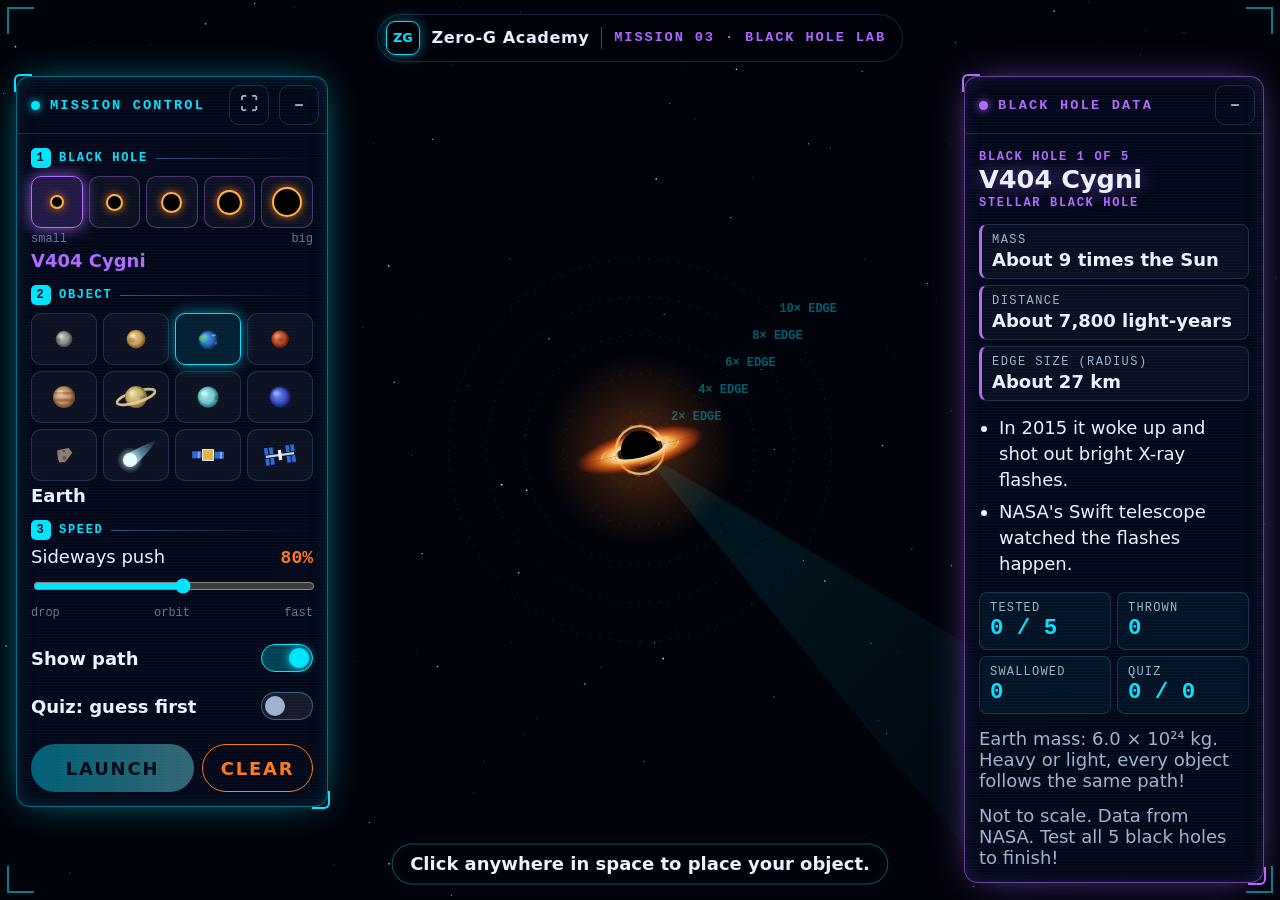
<file: src/missions/zero-g/mission3.html>
<!DOCTYPE html>
<html lang="en">
<head>
<meta charset="UTF-8">
<meta name="viewport" content="width=device-width, initial-scale=1.0">
<title>Mission 03 - Black Hole Lab</title>
<style>
  /* Design tokens: values copied from the dashboard look (deep space blue, neon cyan and orange)
     so this mission matches the platform while staying fully self-contained. */
  :root {
    --zg-bg:            #01030B;
    --zg-win:           rgba(5, 11, 31, 0.78);
    --zg-surface-2:     rgba(255, 255, 255, 0.04);
    --zg-border:        rgba(120, 170, 255, 0.2);
    --zg-border-strong: rgba(120, 170, 255, 0.45);
    --zg-text:          #EAF2FF;
    --zg-text-muted:    #9FB3D1;
    --zg-text-dim:      #66789B;
    --zg-accent-blue:   #00E5FF;
    --zg-accent-orange: #FF7A1A;
    --zg-accent-violet: #B26BFF;
    --zg-success:       #5CFFB0;
    --zg-danger:        #FF5C7A;
    --zg-font: "Inter", "Segoe UI", system-ui, -apple-system, Roboto, Arial, sans-serif;
    --zg-font-mono: "JetBrains Mono", Consolas, "Courier New", monospace;
    --zg-fs-label: 0.75rem;
    --zg-fs-body:  1.125rem;
    --zg-radius:   14px;
    --zg-tap:      48px;
    --zg-dur:      180ms;
    color-scheme: dark;
  }

  @media (prefers-reduced-motion: reduce) {
    :root { --zg-dur: 0ms; }
  }

  * { box-sizing: border-box; }

  html, body {
    margin: 0;
    height: 100%;
    overflow: hidden;
    background: var(--zg-bg);
    color: var(--zg-text);
    font-family: var(--zg-font);
  }

  :focus-visible {
    outline: 2px solid var(--zg-accent-blue);
    outline-offset: 3px;
  }

  .sr-only {
    position: absolute;
    width: 1px;
    height: 1px;
    overflow: hidden;
    clip: rect(0 0 0 0);
    white-space: nowrap;
  }

  /* ---- Fullscreen space view ---- */
  #space {
    position: fixed;
    inset: 0;
    display: block;
    width: 100%;
    height: 100%;
    cursor: crosshair;
    touch-action: none;
  }

  #space:focus-visible { outline: none; }

  /* ---- Logo + mission title, floating top-centre ---- */
  .brandbar {
    position: fixed;
    top: 14px;
    left: 50%;
    transform: translateX(-50%);
    z-index: 5;
    display: flex;
    align-items: center;
    gap: 0.75rem;
    padding: 6px 16px 6px 8px;
    background: rgba(1, 3, 11, 0.7);
    border: 1px solid var(--zg-border);
    border-radius: 999px;
    backdrop-filter: blur(8px);
    pointer-events: none;
    white-space: nowrap;
  }

  .brand-mark {
    display: grid;
    place-items: center;
    width: 2.1rem;
    height: 2.1rem;
    border: 1px solid var(--zg-accent-blue);
    border-radius: 9px;
    color: var(--zg-accent-blue);
    font-size: 0.8rem;
    font-weight: 800;
    box-shadow: 0 0 14px rgba(0, 229, 255, 0.45);
  }

  .brand-name { font-weight: 800; letter-spacing: 0.04em; }

  .brand-sep { width: 1px; height: 22px; background: var(--zg-border-strong); }

  .brand-mission {
    font-family: var(--zg-font-mono);
    font-size: 0.85rem;
    font-weight: 700;
    letter-spacing: 0.14em;
    text-transform: uppercase;
    color: var(--zg-accent-violet);
  }

  /* ---- Floating tech windows ---- */
  .win {
    position: fixed;
    z-index: 10;
    top: 76px;
    width: 312px;
    max-height: calc(100% - 92px);
    display: flex;
    flex-direction: column;
    background:
      repeating-linear-gradient(0deg, rgba(255, 255, 255, 0.018) 0 1px, transparent 1px 3px),
      var(--zg-win);
    border: 1px solid rgba(0, 229, 255, 0.45);
    border-radius: var(--zg-radius);
    backdrop-filter: blur(10px);
    box-shadow: 0 0 40px -12px rgba(0, 229, 255, 0.7), inset 0 0 30px -18px rgba(0, 229, 255, 0.6);
  }

  #winControl { left: 16px; }
  #winInfo {
    right: 16px;
    width: 300px;
    border-color: rgba(178, 107, 255, 0.55);
    box-shadow: 0 0 40px -12px rgba(178, 107, 255, 0.75), inset 0 0 30px -18px rgba(178, 107, 255, 0.6);
  }

  /* Glowing corner brackets */
  .win::before,
  .win::after {
    content: "";
    position: absolute;
    width: 16px;
    height: 16px;
    pointer-events: none;
    border-color: var(--win-accent, var(--zg-accent-blue));
    border-style: solid;
  }
  .win::before { top: -3px; left: -3px; border-width: 2px 0 0 2px; border-top-left-radius: 6px; }
  .win::after { bottom: -3px; right: -3px; border-width: 0 2px 2px 0; border-bottom-right-radius: 6px; }
  #winInfo { --win-accent: var(--zg-accent-violet); }

  .win-bar {
    display: flex;
    align-items: center;
    gap: 10px;
    padding: 8px 8px 8px 14px;
    border-bottom: 1px solid var(--zg-border);
    cursor: grab;
    user-select: none;
    -webkit-user-select: none;
    touch-action: none;
  }

  .win-bar:active { cursor: grabbing; }

  .win-dot {
    flex: none;
    width: 9px;
    height: 9px;
    border-radius: 50%;
    background: var(--win-accent, var(--zg-accent-blue));
    box-shadow: 0 0 8px var(--win-accent, var(--zg-accent-blue));
    animation: dotPulse 1.8s ease-in-out infinite;
  }

  @keyframes dotPulse {
    0%, 100% { opacity: 1; }
    50%      { opacity: 0.35; }
  }

  .win-title {
    flex: 1;
    font-family: var(--zg-font-mono);
    font-size: 0.85rem;
    font-weight: 700;
    letter-spacing: 0.16em;
    text-transform: uppercase;
    color: var(--win-accent, var(--zg-accent-blue));
  }

  .win-btn {
    flex: none;
    width: 40px;
    min-height: 40px;
    padding: 0;
    font-family: var(--zg-font-mono);
    font-size: 1.1rem;
    font-weight: 700;
    color: var(--zg-text-muted);
    background: transparent;
    border: 1px solid var(--zg-border);
    border-radius: 10px;
    cursor: pointer;
  }

  .win-btn:hover { color: var(--zg-text); border-color: var(--win-accent, var(--zg-accent-blue)); }

  .win-body {
    display: grid;
    gap: 14px;
    padding: 14px;
    overflow-y: auto;
  }

  .win.min .win-body { display: none; }

  .step {
    display: flex;
    align-items: center;
    gap: 8px;
    font-family: var(--zg-font-mono);
    font-size: var(--zg-fs-label);
    font-weight: 700;
    letter-spacing: 0.14em;
    text-transform: uppercase;
    color: var(--zg-accent-blue);
  }

  .step b {
    display: grid;
    place-items: center;
    width: 20px;
    height: 20px;
    color: #00121C;
    background: var(--zg-accent-blue);
    border-radius: 5px;
  }

  .step::after {
    content: "";
    flex: 1;
    height: 1px;
    background: linear-gradient(90deg, var(--zg-border-strong), transparent);
  }

  .picked {
    margin: 4px 0 0;
    font-size: var(--zg-fs-body);
    font-weight: 800;
  }

  .picked.violet { color: var(--zg-accent-violet); }

  /* Black hole tiles: small to big */
  .hole-row {
    display: grid;
    grid-template-columns: repeat(5, minmax(0, 1fr));
    gap: 6px;
    margin-top: 8px;
  }

  button.hole {
    display: grid;
    place-items: center;
    min-height: 52px;
    padding: 0;
    background: var(--zg-surface-2);
    border: 1px solid rgba(178, 107, 255, 0.4);
    border-radius: 10px;
    cursor: pointer;
    transition: transform var(--zg-dur) ease, box-shadow var(--zg-dur) ease;
  }

  button.hole:hover { transform: translateY(-2px); box-shadow: 0 0 12px rgba(178, 107, 255, 0.6); }

  button.hole[aria-pressed="true"] {
    border-color: var(--zg-accent-violet);
    background: rgba(178, 107, 255, 0.18);
    box-shadow: 0 0 16px rgba(178, 107, 255, 0.8);
  }

  .hole-dot {
    border-radius: 50%;
    background: #000;
    box-shadow: 0 0 0 2px #FFB347, 0 0 8px 2px rgba(255, 122, 26, 0.8);
    animation: holePulse 2.4s ease-in-out infinite;
  }

  @keyframes holePulse {
    0%, 100% { box-shadow: 0 0 0 2px #FFB347, 0 0 6px 1px rgba(255, 122, 26, 0.6); }
    50%      { box-shadow: 0 0 0 2px #FFD27A, 0 0 14px 4px rgba(255, 122, 26, 0.95); }
  }

  .size-hint {
    display: flex;
    justify-content: space-between;
    margin-top: 4px;
    font-family: var(--zg-font-mono);
    font-size: var(--zg-fs-label);
    color: var(--zg-text-dim);
  }

  /* Object tiles */
  .obj-grid {
    display: grid;
    grid-template-columns: repeat(4, minmax(0, 1fr));
    gap: 6px;
    margin-top: 8px;
  }

  button.obj {
    display: grid;
    place-items: center;
    min-height: 52px;
    padding: 4px 0;
    background: var(--zg-surface-2);
    border: 1px solid var(--zg-border);
    border-radius: 10px;
    cursor: pointer;
    transition: transform var(--zg-dur) ease, box-shadow var(--zg-dur) ease, border-color var(--zg-dur) ease;
  }

  button.obj:hover { transform: translateY(-2px); border-color: var(--zg-accent-blue); }

  button.obj[aria-pressed="true"] {
    border-color: var(--zg-accent-blue);
    background: rgba(0, 229, 255, 0.1);
    box-shadow: 0 0 14px rgba(0, 229, 255, 0.55);
  }

  button.obj canvas { width: 40px; height: 40px; }

  /* Speed slider */
  .speed-row {
    display: flex;
    justify-content: space-between;
    align-items: baseline;
    margin-top: 6px;
    font-size: var(--zg-fs-body);
  }

  .speed-row output {
    font-family: var(--zg-font-mono);
    font-weight: 700;
    color: var(--zg-accent-orange);
  }

  input[type="range"] {
    width: 100%;
    min-height: 32px;
    accent-color: var(--zg-accent-blue);
  }

  .speed-ends {
    display: flex;
    justify-content: space-between;
    font-family: var(--zg-font-mono);
    font-size: var(--zg-fs-label);
    color: var(--zg-text-dim);
  }

  /* Switches */
  .switch {
    display: flex;
    align-items: center;
    justify-content: space-between;
    gap: 10px;
    min-height: var(--zg-tap);
    font-size: var(--zg-fs-body);
    font-weight: 600;
    cursor: pointer;
  }

  .switch input {
    appearance: none;
    -webkit-appearance: none;
    position: relative;
    flex: none;
    width: 52px;
    height: 28px;
    margin: 0;
    background: rgba(255, 255, 255, 0.08);
    border: 1px solid var(--zg-border-strong);
    border-radius: 999px;
    cursor: pointer;
    transition: background var(--zg-dur) ease, border-color var(--zg-dur) ease;
  }

  .switch input::after {
    content: "";
    position: absolute;
    top: 3px;
    left: 3px;
    width: 20px;
    height: 20px;
    background: var(--zg-text-muted);
    border-radius: 50%;
    transition: transform var(--zg-dur) ease, background var(--zg-dur) ease;
  }

  .switch input:checked {
    background: rgba(0, 229, 255, 0.25);
    border-color: var(--zg-accent-blue);
  }

  .switch input:checked::after {
    transform: translateX(24px);
    background: var(--zg-accent-blue);
    box-shadow: 0 0 10px var(--zg-accent-blue);
  }

  /* Buttons */
  .actions { display: grid; grid-template-columns: 1fr auto; gap: 8px; }

  .btn {
    min-height: var(--zg-tap);
    padding: 0 1.1rem;
    font-family: inherit;
    font-size: var(--zg-fs-body);
    font-weight: 800;
    text-transform: uppercase;
    letter-spacing: 0.1em;
    border-radius: 999px;
    cursor: pointer;
    transition: box-shadow var(--zg-dur) ease;
  }

  .btn-launch {
    color: #00121C;
    background: linear-gradient(90deg, var(--zg-accent-blue), #7CF3FF);
    border: none;
    box-shadow: 0 0 18px rgba(0, 229, 255, 0.6);
  }

  .btn-launch:hover { box-shadow: 0 0 28px rgba(0, 229, 255, 0.9); }
  .btn-launch:disabled { opacity: 0.4; box-shadow: none; cursor: not-allowed; }

  .btn-clear {
    color: var(--zg-accent-orange);
    background: transparent;
    border: 1px solid var(--zg-accent-orange);
  }

  .btn-clear:hover { box-shadow: 0 0 14px rgba(255, 122, 26, 0.5); }

  /* Info window */
  .info-name {
    margin: 0;
    font-size: 1.6rem;
    font-weight: 800;
    color: var(--zg-text);
    text-shadow: 0 0 18px rgba(178, 107, 255, 0.6);
  }

  .info-type {
    margin: 2px 0 0;
    font-family: var(--zg-font-mono);
    font-size: var(--zg-fs-label);
    font-weight: 700;
    letter-spacing: 0.14em;
    text-transform: uppercase;
    color: var(--zg-accent-violet);
  }

  .readouts { display: grid; gap: 6px; margin: 0; }

  .readout {
    display: grid;
    gap: 2px;
    padding: 8px 10px;
    background: rgba(255, 255, 255, 0.03);
    border: 1px solid var(--zg-border);
    border-left: 3px solid var(--zg-accent-violet);
    border-radius: 8px;
  }

  .readout dt {
    font-family: var(--zg-font-mono);
    font-size: var(--zg-fs-label);
    letter-spacing: 0.12em;
    text-transform: uppercase;
    color: var(--zg-text-muted);
  }

  .readout dd { margin: 0; font-size: var(--zg-fs-body); font-weight: 700; }

  .facts {
    margin: 0;
    padding-left: 20px;
    font-size: var(--zg-fs-body);
    line-height: 1.45;
  }

  .facts li + li { margin-top: 6px; }

  .stats {
    display: grid;
    grid-template-columns: repeat(2, minmax(0, 1fr));
    gap: 6px;
  }

  .stat {
    padding: 8px 10px;
    background: rgba(0, 229, 255, 0.05);
    border: 1px solid var(--zg-border);
    border-radius: 8px;
  }

  .stat span {
    display: block;
    font-family: var(--zg-font-mono);
    font-size: var(--zg-fs-label);
    letter-spacing: 0.1em;
    text-transform: uppercase;
    color: var(--zg-text-muted);
  }

  .stat strong {
    font-family: var(--zg-font-mono);
    font-size: 1.4rem;
    color: var(--zg-accent-blue);
  }

  .note {
    margin: 0;
    font-size: var(--zg-fs-body);
    color: var(--zg-text-muted);
  }

  /* ---- Quiz pop-up ---- */
  .quiz {
    position: fixed;
    inset: 0;
    z-index: 30;
    display: none;
    align-items: center;
    justify-content: center;
    padding: 16px;
    background: rgba(1, 3, 11, 0.6);
    backdrop-filter: blur(3px);
  }

  .quiz.show { display: flex; }

  .quiz .win {
    position: relative;
    top: auto;
    width: min(460px, 100%);
    max-height: 100%;
  }

  .quiz .win-bar { cursor: default; }

  .quiz h2 {
    margin: 0;
    font-size: 1.4rem;
    font-weight: 800;
    line-height: 1.3;
  }

  button.choice {
    width: 100%;
    min-height: 52px;
    padding: 0.7rem 1rem;
    font-family: inherit;
    font-size: var(--zg-fs-body);
    font-weight: 600;
    text-align: left;
    color: var(--zg-text);
    background: var(--zg-surface-2);
    border: 1px solid var(--zg-border-strong);
    border-radius: 12px;
    cursor: pointer;
  }

  button.choice:hover,
  button.choice:focus-visible {
    border-color: var(--zg-accent-blue);
    background: rgba(0, 229, 255, 0.08);
    box-shadow: 0 0 12px rgba(0, 229, 255, 0.4);
  }

  @media (prefers-reduced-motion: reduce) {
    .hole-dot, .win-dot { animation: none; }
    button.obj:hover, button.hole:hover { transform: none; }
  }

  /* Small screens: windows dock to the top and bottom edges */
  @media (max-width: 760px) {
    .brandbar { display: none; }
    .win {
      left: 8px !important;
      right: 8px !important;
      width: auto !important;
      max-height: 46%;
    }
    #winControl { top: auto !important; bottom: 8px; }
    #winInfo { top: 8px !important; max-height: 38%; }
    .win-bar { cursor: default; }
  }
</style>
</head>
<body>

<canvas id="space" tabindex="0" aria-label="Fullscreen space around a black hole. Click anywhere to place the chosen object, then press Launch."></canvas>

<div class="brandbar">
  <span class="brand-mark" aria-hidden="true">ZG</span>
  <span class="brand-name">Zero-G Academy</span>
  <span class="brand-sep" aria-hidden="true"></span>
  <span class="brand-mission">Mission 03 &middot; Black Hole Lab</span>
</div>

<!-- Window 1: everything you need to throw an object -->
<section class="win" id="winControl" aria-labelledby="winControlTitle">
  <div class="win-bar">
    <span class="win-dot" aria-hidden="true"></span>
    <span class="win-title" id="winControlTitle">Mission Control</span>
    <button type="button" class="win-btn" id="fullBtn" aria-label="Full screen" title="Full screen" hidden>&#x26F6;</button>
    <button type="button" class="win-btn win-min" aria-expanded="true" aria-label="Hide window" title="Hide window">&#8211;</button>
  </div>
  <div class="win-body">
    <div>
      <div class="step"><b>1</b>Black hole</div>
      <div class="hole-row" id="holeButtons" role="group" aria-label="Black holes, small to big"></div>
      <div class="size-hint" aria-hidden="true"><span>small</span><span>big</span></div>
      <p class="picked violet" id="holePicked">V404 Cygni</p>
    </div>

    <div>
      <div class="step"><b>2</b>Object</div>
      <div class="obj-grid" id="objButtons" role="group" aria-label="Objects to throw"></div>
      <p class="picked" id="objPicked">Earth</p>
    </div>

    <div>
      <div class="step"><b>3</b>Speed</div>
      <label class="speed-row" for="speed"><span>Sideways push</span><output id="speedOut" for="speed">80%</output></label>
      <input type="range" id="speed" min="0" max="150" step="5" value="80">
      <div class="speed-ends" aria-hidden="true"><span>drop</span><span>orbit</span><span>fast</span></div>
    </div>

    <div>
      <label class="switch"><span>Show path</span><input type="checkbox" id="previewToggle" checked></label>
      <label class="switch"><span>Quiz: guess first</span><input type="checkbox" id="quizToggle"></label>
    </div>

    <div class="actions">
      <button type="button" class="btn btn-launch" id="launchBtn" disabled>Launch</button>
      <button type="button" class="btn btn-clear" id="clearBtn">Clear</button>
    </div>
  </div>
</section>

<!-- Window 2: facts about the chosen black hole + your results -->
<section class="win" id="winInfo" aria-labelledby="winInfoTitle">
  <div class="win-bar">
    <span class="win-dot" aria-hidden="true"></span>
    <span class="win-title" id="winInfoTitle">Black Hole Data</span>
    <button type="button" class="win-btn win-min" aria-expanded="true" aria-label="Hide window" title="Hide window">&#8211;</button>
  </div>
  <div class="win-body" aria-live="polite">
    <div>
      <p class="info-type" id="holeKicker">Black hole 1 of 5</p>
      <h2 class="info-name" id="holeName">V404 Cygni</h2>
      <p class="info-type" id="holeType"></p>
    </div>
    <dl class="readouts">
      <div class="readout"><dt>Mass</dt><dd id="holeMass"></dd></div>
      <div class="readout"><dt>Distance</dt><dd id="holeDist"></dd></div>
      <div class="readout"><dt>Edge size (radius)</dt><dd id="holeHorizon"></dd></div>
    </dl>
    <ul class="facts" id="holeFacts"></ul>
    <div class="stats">
      <div class="stat"><span>Tested</span><strong id="hudTested">0 / 5</strong></div>
      <div class="stat"><span>Thrown</span><strong id="hudThrown">0</strong></div>
      <div class="stat"><span>Swallowed</span><strong id="hudSwallowed">0</strong></div>
      <div class="stat"><span>Quiz</span><strong id="hudQuiz">0 / 0</strong></div>
    </div>
    <p class="note" id="objNote"></p>
    <p class="note">Not to scale. Data from NASA. Test all 5 black holes to finish!</p>
  </div>
</section>

<!-- Quiz pop-up -->
<div class="quiz" id="quiz" role="dialog" aria-modal="true" aria-labelledby="quizQuestion">
  <section class="win">
    <div class="win-bar">
      <span class="win-dot" aria-hidden="true"></span>
      <span class="win-title">Quiz &middot; Make a guess</span>
    </div>
    <div class="win-body">
      <h2 id="quizQuestion">What will happen to the object?</h2>
      <button type="button" class="choice" data-guess="capture">It falls into the black hole</button>
      <button type="button" class="choice" data-guess="orbit">It orbits around the black hole</button>
      <button type="button" class="choice" data-guess="escape">It flies away into space</button>
    </div>
  </section>
</div>

<p class="sr-only" id="message" aria-live="polite">Click anywhere in space to place your object.</p>

<script>
(function () {
  'use strict';

  // ---- Black holes (NASA data), ordered small to big -------------------------
  // rs: event horizon radius in simulation units (not to scale; grows with size)
  // tidal: how strongly objects are stretched near the edge (small holes stretch more)
  const HOLES = [
    {
      name: 'V404 Cygni', type: 'Stellar black hole',
      mass: 'About 9 times the Sun', dist: 'About 7,800 light-years', horizon: 'About 27 km',
      rs: 20, tidal: 7, dot: 10,
      facts: ['In 2015 it woke up and shot out bright X-ray flashes.', 'NASA\'s Swift telescope watched the flashes happen.']
    },
    {
      name: 'Cygnus X-1', type: 'Stellar black hole',
      mass: 'About 21 times the Sun', dist: 'About 7,200 light-years', horizon: 'About 62 km',
      rs: 28, tidal: 5, dot: 13,
      facts: ['It was one of the first black holes ever found.', 'It pulls gas away from a giant blue star next to it.']
    },
    {
      name: 'Sagittarius A*', type: 'Supermassive black hole',
      mass: 'About 4 million times the Sun', dist: 'About 27,000 light-years', horizon: 'About 12 million km',
      rs: 42, tidal: 0.4, dot: 17,
      facts: ['It sits at the center of our Milky Way galaxy.', 'Its first picture was shared in 2022.']
    },
    {
      name: 'M87*', type: 'Supermassive black hole',
      mass: 'About 6.5 billion times the Sun', dist: 'About 55 million light-years', horizon: 'About 19 billion km',
      rs: 60, tidal: 0.1, dot: 21,
      facts: ['It was the first black hole ever photographed, in 2019.', 'Its edge is wider than the orbits of all our planets.']
    },
    {
      name: 'TON 618', type: 'Ultramassive black hole',
      mass: 'About 66 billion times the Sun', dist: 'Its light traveled about 10 billion years to reach us', horizon: 'About 195 billion km',
      rs: 82, tidal: 0.03, dot: 26,
      facts: ['It is one of the biggest black holes ever found.', 'Gas falling into it glows brighter than whole galaxies.']
    }
  ];

  // ---- Objects to throw (masses from NASA fact sheets) -----------------------
  const OBJECTS = [
    { key: 'mercury', name: 'Mercury', mass: '3.3 × 10²³ kg', size: 5,  kind: 'planet', c1: '#C9C9C9', c2: '#6E6E6E' },
    { key: 'venus',   name: 'Venus',   mass: '4.9 × 10²⁴ kg', size: 7,  kind: 'planet', c1: '#F3D99B', c2: '#B8873E' },
    { key: 'earth',   name: 'Earth',   mass: '6.0 × 10²⁴ kg', size: 7,  kind: 'earth',  c1: '#4FA3FF', c2: '#1B4FA0' },
    { key: 'mars',    name: 'Mars',    mass: '6.4 × 10²³ kg', size: 6,  kind: 'planet', c1: '#F0784A', c2: '#9A2E14' },
    { key: 'jupiter', name: 'Jupiter', mass: '1.9 × 10²⁷ kg', size: 12, kind: 'banded', c1: '#E8C9A0', c2: '#A9744B' },
    { key: 'saturn',  name: 'Saturn',  mass: '5.7 × 10²⁶ kg', size: 10, kind: 'saturn', c1: '#F1DE9E', c2: '#B8984F' },
    { key: 'uranus',  name: 'Uranus',  mass: '8.7 × 10²⁵ kg', size: 9,  kind: 'planet', c1: '#B5F1F4', c2: '#4FB5C0' },
    { key: 'neptune', name: 'Neptune', mass: '1.0 × 10²⁶ kg', size: 9,  kind: 'planet', c1: '#6E8CFF', c2: '#2335A8' },
    { key: 'asteroid', name: 'Asteroid',      mass: '7.3 × 10¹⁰ kg (Bennu)', size: 6,  kind: 'asteroid' },
    { key: 'comet',    name: 'Comet',         mass: '2.2 × 10¹⁴ kg (Halley)', size: 6, kind: 'comet' },
    { key: 'satellite', name: 'Satellite',    mass: '11,000 kg (Hubble)', size: 8,  kind: 'satellite' },
    { key: 'station',  name: 'Space station', mass: '420,000 kg (ISS)', size: 11, kind: 'station' }
  ];

  // ---- Physics settings -------------------------------------------------------
  // Paczynski-Wiita gravity: a = GM / (r - rs)^2. It behaves like a real black hole:
  // close orbits wobble, and anything that gets too close plunges in.
  const C_SIM = 1050;              // "speed of light" in simulation units per second
  const SUB_DT = 1 / 600;          // fixed physics step (s)
  const VIEW_HALF = 470;           // simulation units shown from the centre to the nearest edge
  const ESCAPE_R = 2600;           // farther than this counts as escaped
  const MIN_PLACE = 1.35;          // objects must be placed this many horizon radii away
  const MAX_LIVE = 8;              // objects flying at once
  const OUTCOME_TEXT = {
    capture: 'It crossed the event horizon. Nothing comes back out, not even light.',
    orbit: 'It moves sideways fast enough to keep missing the black hole. That is an orbit!',
    escape: 'It moved fast enough to escape the black hole\'s pull.'
  };
  const OUTCOME_SHORT = { capture: 'fell in', orbit: 'went into orbit', escape: 'flew away' };

  // ---- DOM --------------------------------------------------------------------
  const canvas = document.getElementById('space');
  const ctx = canvas.getContext('2d');
  const holeButtonsEl = document.getElementById('holeButtons');
  const objButtonsEl = document.getElementById('objButtons');
  const speedInput = document.getElementById('speed');
  const speedOut = document.getElementById('speedOut');
  const previewToggle = document.getElementById('previewToggle');
  const quizToggle = document.getElementById('quizToggle');
  const launchBtn = document.getElementById('launchBtn');
  const clearBtn = document.getElementById('clearBtn');
  const messageEl = document.getElementById('message');
  const quizEl = document.getElementById('quiz');
  const quizQuestion = document.getElementById('quizQuestion');
  const quizChoices = Array.prototype.slice.call(quizEl.querySelectorAll('button.choice'));

  // ---- State ------------------------------------------------------------------
  let holeIdx = 0;
  let objIdx = 2;                  // Earth
  let pending = null;              // object placed but not launched yet: {x, y, vx, vy, pred}
  let live = [];                   // flying objects
  let hover = null;                // mouse position in simulation units
  let quizOpen = false;
  const tested = new Set();
  let thrown = 0, swallowed = 0, quizRight = 0, quizTotal = 0;
  let completionSent = false;
  let toast = null;                // short message drawn on the canvas

  function hole() { return HOLES[holeIdx]; }
  function GM(h) { return 0.5 * C_SIM * C_SIM * h.rs; }

  // ---- Physics ----------------------------------------------------------------
  function accel(x, y, h) {
    const r = Math.sqrt(x * x + y * y);
    const k = -GM(h) / ((r - h.rs) * (r - h.rs) * r);
    return [k * x, k * y];
  }

  function step(b, h) {
    const a = accel(b.x, b.y, h);
    b.vx += a[0] * SUB_DT;
    b.vy += a[1] * SUB_DT;
    b.x += b.vx * SUB_DT;
    b.y += b.vy * SUB_DT;
  }

  // Sideways (counter-clockwise on screen) launch velocity as a % of circular orbit speed
  function launchVelocity(x, y, h, pct) {
    const r = Math.sqrt(x * x + y * y);
    const vc = Math.sqrt(GM(h) * r) / (r - h.rs);
    const v = vc * pct / 100;
    return [v * y / r, -v * x / r];
  }

  // Run the same physics ahead of time to find the outcome and the path
  function predict(x, y, vx, vy, h) {
    const b = { x: x, y: y, vx: vx, vy: vy };
    const pts = [[x, y]];
    let ang = Math.atan2(y, x), swept = 0;
    const maxSteps = 120 / SUB_DT;
    for (let n = 1; n <= maxSteps; n++) {
      step(b, h);
      const r = Math.sqrt(b.x * b.x + b.y * b.y);
      if (n % 4 === 0 && pts.length < 8000) pts.push([b.x, b.y]);
      if (r <= h.rs) { pts.push([b.x, b.y]); return { outcome: 'capture', pts: pts }; }
      if (r > ESCAPE_R) return { outcome: 'escape', pts: pts };
      const a2 = Math.atan2(b.y, b.x);
      let d = a2 - ang;
      if (d > Math.PI) d -= 2 * Math.PI;
      if (d < -Math.PI) d += 2 * Math.PI;
      swept += d;
      ang = a2;
      if (Math.abs(swept) >= 2 * Math.PI + 0.3) return { outcome: 'orbit', pts: pts };
    }
    return { outcome: 'orbit', pts: pts };
  }

  // ---- Placing and launching ----------------------------------------------------
  function placeAt(x, y) {
    if (quizOpen) return;
    const h = hole();
    const r = Math.sqrt(x * x + y * y);
    if (r < h.rs * MIN_PLACE) {
      setMessage('Too close! Place it farther from the black hole.', true);
      return;
    }
    pending = { x: x, y: y };
    updatePending();
    launchBtn.disabled = false;
    setMessage(quizToggle.checked
      ? 'Ready! Press Launch, then guess what will happen.'
      : 'Ready! Press Launch to let it go.', false);
  }

  function updatePending() {
    if (!pending) return;
    const v = launchVelocity(pending.x, pending.y, hole(), Number(speedInput.value));
    pending.vx = v[0];
    pending.vy = v[1];
    pending.pred = predict(pending.x, pending.y, v[0], v[1], hole());
  }

  function launch() {
    if (!pending || quizOpen) return;
    if (quizToggle.checked) {
      openQuiz();
      return;
    }
    release(null);
  }

  function release(guess) {
    const p = pending;
    pending = null;
    launchBtn.disabled = true;
    if (live.length >= MAX_LIVE) addGhost(live.shift());
    live.push({
      obj: OBJECTS[objIdx], x: p.x, y: p.y, vx: p.vx, vy: p.vy,
      outcome: p.pred.outcome, guess: guess, trail: [],
      ang: Math.atan2(p.y, p.x), swept: 0, reported: false,
      falling: 0, spin: Math.random() * 6
    });
    thrown++;
    tested.add(holeIdx);
    setMessage('Launched ' + theName(OBJECTS[objIdx], true) + '! Watch what happens.', false);
    updateHud();
    if (tested.size === HOLES.length && !completionSent) {
      completionSent = true;
      window.parent.postMessage({ type: 'MISSION_COMPLETE', missionId: 3 }, '*');
      showToast('You tested all five black holes! Mission complete.', '#5CFFB0');
    }
  }

  // Tell the player what happened (and score the quiz guess)
  // Planets use their name ("Saturn"); other objects get "the" ("the comet")
  function theName(o, midSentence) {
    const isPlanet = ['planet', 'earth', 'banded', 'saturn'].indexOf(o.kind) !== -1;
    if (isPlanet) return o.name;
    return (midSentence ? 'the ' : 'The ') + o.name.toLowerCase();
  }

  function report(b) {
    if (b.reported) return;
    b.reported = true;
    let text = theName(b.obj) + ' ' + OUTCOME_SHORT[b.outcome] + '. ' + OUTCOME_TEXT[b.outcome];
    if (b.outcome === 'capture') {
      text += hole().tidal >= 1
        ? ' It was stretched like spaghetti first!'
        : ' Big black holes stretch things less at the edge.';
    }
    let color = '#EAF2FF';
    if (b.guess) {
      quizTotal++;
      if (b.guess === b.outcome) {
        quizRight++;
        text = 'Correct! ' + text;
        color = '#5CFFB0';
      } else {
        text = 'Not quite. ' + text;
        color = '#FF7A1A';
      }
    }
    setMessage(text, b.guess && b.guess !== b.outcome);
    showToast(b.obj.name + ' ' + OUTCOME_SHORT[b.outcome] + '!', color);
    updateHud();
  }

  // ---- Quiz ------------------------------------------------------------------------
  function openQuiz() {
    quizOpen = true;
    quizQuestion.textContent = 'What will happen to ' + theName(OBJECTS[objIdx], true) + '?';
    quizEl.classList.add('show');
    quizChoices[0].focus();
  }

  quizChoices.forEach(function (btn) {
    btn.addEventListener('click', function () {
      quizOpen = false;
      quizEl.classList.remove('show');
      last = performance.now();
      release(btn.getAttribute('data-guess'));
      canvas.focus();
    });
  });

  // ---- Pickers ----------------------------------------------------------------------
  const ICON_PX = 40;
  const iconCtxs = [];

  // Sidebar icons are animated too; the chosen one bobs gently
  function drawIcons(t) {
    for (let i = 0; i < iconCtxs.length; i++) {
      const c = iconCtxs[i];
      const o = OBJECTS[i];
      c.clearRect(0, 0, ICON_PX, ICON_PX);
      const bob = i === objIdx ? Math.sin(t * 3) * 2 : 0;
      const r = Math.min(11, 5.5 + o.size * 0.55);
      drawObject(c, o, ICON_PX / 2 - (o.kind === 'comet' ? 6 : 0), ICON_PX / 2 + bob + (o.kind === 'comet' ? 5 : 0),
        r, -0.7, 1, 1, t + i * 0.7);
    }
  }

  function buildPickers() {
    HOLES.forEach(function (h, i) {
      const btn = document.createElement('button');
      btn.type = 'button';
      btn.className = 'hole';
      btn.title = h.name;
      btn.setAttribute('aria-label', (i + 1) + '. ' + h.name);
      const dot = document.createElement('span');
      dot.className = 'hole-dot';
      dot.style.width = h.dot + 'px';
      dot.style.height = h.dot + 'px';
      btn.appendChild(dot);
      btn.addEventListener('click', function () { selectHole(i); });
      holeButtonsEl.appendChild(btn);
    });

    OBJECTS.forEach(function (o, i) {
      const btn = document.createElement('button');
      btn.type = 'button';
      btn.className = 'obj';
      const icon = document.createElement('canvas');
      const dpr = window.devicePixelRatio || 1;
      icon.width = ICON_PX * dpr;
      icon.height = ICON_PX * dpr;
      const ictx = icon.getContext('2d');
      ictx.setTransform(dpr, 0, 0, dpr, 0, 0);
      iconCtxs.push(ictx);
      btn.title = o.name;
      btn.setAttribute('aria-label', o.name);
      btn.appendChild(icon);
      btn.addEventListener('click', function () { selectObject(i); });
      objButtonsEl.appendChild(btn);
    });
  }

  function selectHole(i) {
    holeIdx = i;
    live = [];
    ghosts = [];
    pending = null;
    launchBtn.disabled = true;
    Array.prototype.forEach.call(holeButtonsEl.children, function (b, k) {
      b.setAttribute('aria-pressed', k === i ? 'true' : 'false');
    });
    const h = HOLES[i];
    document.getElementById('holeKicker').textContent = 'Black hole ' + (i + 1) + ' of 5';
    document.getElementById('holePicked').textContent = h.name;
    document.getElementById('holeName').textContent = h.name;
    document.getElementById('holeType').textContent = h.type;
    document.getElementById('holeMass').textContent = h.mass;
    document.getElementById('holeDist').textContent = h.dist;
    document.getElementById('holeHorizon').textContent = h.horizon;
    const facts = document.getElementById('holeFacts');
    facts.textContent = '';
    h.facts.forEach(function (f) {
      const li = document.createElement('li');
      li.textContent = f;
      facts.appendChild(li);
    });
    setMessage('Click anywhere in space to place your object.', false);
  }

  function selectObject(i) {
    objIdx = i;
    Array.prototype.forEach.call(objButtonsEl.children, function (b, k) {
      b.setAttribute('aria-pressed', k === i ? 'true' : 'false');
    });
    const o = OBJECTS[i];
    document.getElementById('objPicked').textContent = o.name;
    document.getElementById('objNote').textContent =
      o.name + ' mass: ' + o.mass + '. Heavy or light, every object follows the same path!';
  }

  // ---- Messages ---------------------------------------------------------------------
  // Status line drawn at the bottom of the space view (and read out by screen readers)
  let status = { text: 'Click anywhere in space to place your object.', bad: false };
  function setMessage(text, bad) {
    messageEl.textContent = text;
    status = { text: text, bad: !!bad };
  }

  function showToast(text, color) {
    toast = { text: text, color: color, t: 3 };
  }

  function updateHud() {
    document.getElementById('hudTested').textContent = tested.size + ' / ' + HOLES.length;
    document.getElementById('hudThrown').textContent = thrown;
    document.getElementById('hudSwallowed').textContent = swallowed;
    document.getElementById('hudQuiz').textContent = quizRight + ' / ' + quizTotal;
  }

  // ---- Drawing helpers -----------------------------------------------------------------
  let W = 0, H = 0, scale = 1;
  let stars = [];

  function resizeCanvas() {
    const dpr = window.devicePixelRatio || 1;
    W = canvas.clientWidth;
    H = canvas.clientHeight;
    canvas.width = Math.round(W * dpr);
    canvas.height = Math.round(H * dpr);
    ctx.setTransform(dpr, 0, 0, dpr, 0, 0);
    scale = Math.min(W, H) / 2 / VIEW_HALF;
    stars = [];
    let seed = 12345;
    const rnd = function () { seed = (seed * 16807) % 2147483647; return seed / 2147483647; };
    for (let i = 0; i < 220; i++) stars.push([rnd() * W, rnd() * H, rnd() * 1.4 + 0.3, rnd()]);
  }

  // Centre of the view. On small screens the windows dock top and bottom,
  // so the black hole moves into the open space between them.
  let CX = 0, CY = 0;
  function layoutView() {
    CX = W / 2;
    CY = H / 2;
    scale = Math.min(W, H) / 2 / VIEW_HALF;
    if (window.innerWidth <= 760) {
      const top = document.getElementById('winInfo').getBoundingClientRect().bottom;
      const bottom = winControl.getBoundingClientRect().top - 64;     // leave room for the status line
      if (bottom - top > 120) {
        CY = (top + bottom) / 2;
        scale = Math.min(W, bottom - top) / 2 / VIEW_HALF;
      }
    }
  }

  function toScreen(x, y) { return [CX + x * scale, CY + y * scale]; }
  function toWorld(px, py) { return [(px - CX) / scale, (py - CY) / scale]; }

  // Draw one object. angle points away from the black hole; stretch > 1 = spaghetti;
  // t is the animation time in seconds (spinning, moving clouds, blinking lights)
  // noTail: draw the comet without its built-in tail (used in space, where its trail is the tail)
  function drawObject(c, o, x, y, r, angle, stretch, alpha, t, noTail) {
    t = t || 0;
    c.save();
    c.globalAlpha = alpha;
    c.translate(x, y);
    c.rotate(angle);
    c.scale(stretch, 1 / Math.sqrt(stretch));
    c.rotate(-angle);
    // Tumbling objects spin on the spot
    if (o.kind === 'asteroid') c.rotate(t * 1.3);
    if (o.kind === 'satellite') c.rotate(Math.sin(t * 0.8) * 0.5);
    if (o.kind === 'station') c.rotate(t * 0.35);

    if (o.kind === 'planet' || o.kind === 'earth' || o.kind === 'banded' || o.kind === 'saturn') {
      if (o.kind === 'saturn') drawRing(c, r, true);
      const g = c.createRadialGradient(-r * 0.35, -r * 0.35, r * 0.1, 0, 0, r);
      g.addColorStop(0, o.c1);
      g.addColorStop(1, o.c2);
      c.beginPath();
      c.arc(0, 0, r, 0, Math.PI * 2);
      c.fillStyle = g;
      c.fill();
      // The planet turns: surface features slide across and wrap around
      const roll = function (speed, offset) {
        const span = r * 3.2;
        return ((t * speed * r + offset * r) % span + span) % span - span / 2;
      };
      c.save();
      c.clip();
      if (o.kind === 'earth') {
        c.fillStyle = '#3FBF6A';
        const e1 = roll(0.45, 0), e2 = roll(0.45, 1.6);
        c.beginPath(); c.ellipse(e1, -r * 0.1, r * 0.45, r * 0.3, 0.6, 0, Math.PI * 2); c.fill();
        c.beginPath(); c.ellipse(e2, r * 0.35, r * 0.3, r * 0.22, -0.4, 0, Math.PI * 2); c.fill();
        c.fillStyle = 'rgba(255, 255, 255, 0.55)';                  // drifting clouds
        c.beginPath(); c.ellipse(roll(0.7, 0.8), -r * 0.5, r * 0.4, r * 0.1, 0, 0, Math.PI * 2); c.fill();
      } else if (o.kind === 'banded') {
        c.fillStyle = 'rgba(150, 90, 50, 0.55)';
        c.fillRect(-r, -r * 0.45, r * 2, r * 0.22);
        c.fillRect(-r, r * 0.15, r * 2, r * 0.28);
        c.fillStyle = '#C8553D';                                    // the Great Red Spot moves
        c.beginPath(); c.ellipse(roll(0.5, 0), r * 0.3, r * 0.2, r * 0.12, 0, 0, Math.PI * 2); c.fill();
      } else {
        c.fillStyle = 'rgba(0, 0, 0, 0.18)';                        // a darker patch rolls by
        c.beginPath(); c.ellipse(roll(0.4, 0.5), r * 0.1, r * 0.35, r * 0.25, 0.3, 0, Math.PI * 2); c.fill();
        c.fillStyle = 'rgba(255, 255, 255, 0.12)';
        c.beginPath(); c.ellipse(roll(0.4, 2.1), -r * 0.35, r * 0.3, r * 0.12, 0, 0, Math.PI * 2); c.fill();
      }
      // Night side shading stays still so the planet looks round
      const shade = c.createRadialGradient(-r * 0.4, -r * 0.4, r * 0.2, 0, 0, r * 1.05);
      shade.addColorStop(0, 'rgba(255, 255, 255, 0.18)');
      shade.addColorStop(0.6, 'rgba(0, 0, 0, 0)');
      shade.addColorStop(1, 'rgba(0, 0, 0, 0.45)');
      c.fillStyle = shade;
      c.fillRect(-r, -r, r * 2, r * 2);
      c.restore();
      if (o.kind === 'saturn') drawRing(c, r, false);
    } else if (o.kind === 'asteroid') {
      c.beginPath();
      const pts = [1, 0.8, 1.1, 0.75, 0.95, 1.05, 0.7, 0.9];
      pts.forEach(function (k, i) {
        const a = i / pts.length * Math.PI * 2;
        const px = Math.cos(a) * r * k, py = Math.sin(a) * r * k * 0.85;
        if (i === 0) c.moveTo(px, py); else c.lineTo(px, py);
      });
      c.closePath();
      c.fillStyle = '#8A7F75';
      c.fill();
      c.fillStyle = '#5E554D';
      c.beginPath(); c.arc(r * 0.25, -r * 0.2, r * 0.22, 0, Math.PI * 2); c.fill();
      c.beginPath(); c.arc(-r * 0.35, r * 0.25, r * 0.15, 0, Math.PI * 2); c.fill();
    } else if (o.kind === 'comet') {
      // In space the comet's tail is its glowing trail (see drawTrail), so the
      // drawn tail is only used for the sidebar picture.
      if (!noTail) {
      c.save();
      c.rotate(angle);
      const tail = r * (5 + 0.9 * Math.sin(t * 5) + 0.4 * Math.sin(t * 13));   // flickering tail
      const wave = Math.sin(t * 3) * r * 0.5;
      const tg = c.createLinearGradient(0, 0, tail, 0);
      tg.addColorStop(0, 'rgba(160, 230, 255, 0.85)');
      tg.addColorStop(1, 'rgba(160, 230, 255, 0)');
      c.beginPath();
      c.moveTo(0, -r * 0.8);
      c.quadraticCurveTo(tail * 0.5, -r * 0.6 + wave, tail, wave);
      c.quadraticCurveTo(tail * 0.5, r * 0.6 + wave, 0, r * 0.8);
      c.closePath();
      c.fillStyle = tg;
      c.fill();
      c.restore();
      }
      const glowR = r * (1.6 + 0.25 * Math.sin(t * 4));
      const cg = c.createRadialGradient(0, 0, r * 0.3, 0, 0, glowR);
      cg.addColorStop(0, 'rgba(200, 245, 255, 0.7)');
      cg.addColorStop(1, 'rgba(200, 245, 255, 0)');
      c.fillStyle = cg;
      c.beginPath(); c.arc(0, 0, glowR, 0, Math.PI * 2); c.fill();
      c.beginPath();
      c.arc(0, 0, r * 0.8, 0, Math.PI * 2);
      c.fillStyle = '#E8FBFF';
      c.fill();
    } else if (o.kind === 'satellite') {
      c.fillStyle = '#2F6BD8';
      c.fillRect(-r * 1.6, -r * 0.35, r * 0.95, r * 0.7);
      c.fillRect(r * 0.65, -r * 0.35, r * 0.95, r * 0.7);
      c.fillStyle = '#E3B341';
      c.fillRect(-r * 0.55, -r * 0.55, r * 1.1, r * 1.1);
      c.strokeStyle = '#EAF2FF';
      c.lineWidth = 1;
      c.strokeRect(-r * 0.55, -r * 0.55, r * 1.1, r * 1.1);
      // Sunlight glints across the solar panels
      const glint = ((t * 0.9) % 2) - 0.5;
      if (glint < 1.2) {
        c.fillStyle = 'rgba(255, 255, 255, 0.45)';
        c.fillRect(-r * 1.6 + glint * r * 0.95, -r * 0.35, r * 0.18, r * 0.7);
        c.fillRect(r * 0.65 + glint * r * 0.95, -r * 0.35, r * 0.18, r * 0.7);
      }
      blink(c, 0, -r * 0.75, r, t, '#FF5C7A');
    } else if (o.kind === 'station') {
      c.fillStyle = '#C9D3E0';
      c.fillRect(-r * 1.3, -r * 0.1, r * 2.6, r * 0.2);       // truss
      c.fillStyle = '#2F6BD8';
      [-1.2, -0.75, 0.75, 1.2].forEach(function (k) {
        c.fillRect(r * k - r * 0.17, -r * 0.8, r * 0.34, r * 0.62);
        c.fillRect(r * k - r * 0.17, r * 0.18, r * 0.34, r * 0.62);
      });
      c.fillStyle = '#EAF2FF';
      c.fillRect(-r * 0.15, -r * 0.45, r * 0.3, r * 0.9);      // modules
      blink(c, -r * 1.3, 0, r, t, '#FF5C7A');
      blink(c, r * 1.3, 0, r, t + 0.6, '#5CFFB0');
    }
    c.restore();
  }

  // Small blinking navigation light
  function blink(c, x, y, r, t, color) {
    const on = Math.sin(t * 4) > 0.2;
    if (!on) return;
    c.save();
    c.fillStyle = color;
    c.shadowColor = color;
    c.shadowBlur = 6;
    c.beginPath();
    c.arc(x, y, Math.max(1.2, r * 0.14), 0, Math.PI * 2);
    c.fill();
    c.restore();
  }

  function drawRing(c, r, back) {
    c.save();
    c.beginPath();
    if (back) c.rect(-r * 2, -r * 2, r * 4, r * 2);
    else c.rect(-r * 2, 0, r * 4, r * 2);
    c.clip();
    c.beginPath();
    c.ellipse(0, 0, r * 1.8, r * 0.5, -0.3, 0, Math.PI * 2);
    c.strokeStyle = 'rgba(230, 210, 150, 0.9)';
    c.lineWidth = Math.max(1.5, r * 0.25);
    c.stroke();
    c.restore();
  }

  function drawBackground() {
    ctx.fillStyle = '#01030B';
    ctx.fillRect(0, 0, W, H);
    const now = performance.now() / 1000;
    for (let i = 0; i < stars.length; i++) {
      const s = stars[i];
      ctx.globalAlpha = 0.45 + 0.4 * Math.sin(now * 1.5 + s[3] * 20);
      ctx.fillStyle = '#FFFFFF';
      ctx.fillRect(s[0], s[1], s[2], s[2]);
    }
    ctx.globalAlpha = 1;
  }

  // Black hole: glowing accretion disk, photon ring and the black event horizon
  function drawHole(h) {
    const [cx, cy] = toScreen(0, 0);
    const rs = h.rs * scale;
    const tilt = -0.25;
    const turn = performance.now() / 4000;

    function disk(front) {
      ctx.save();
      ctx.translate(cx, cy);
      ctx.rotate(tilt);
      ctx.beginPath();
      if (front) ctx.rect(-rs * 4, 0, rs * 8, rs * 4);
      else ctx.rect(-rs * 4, -rs * 4, rs * 8, rs * 4);
      ctx.clip();
      ctx.scale(1, 0.3);
      const g = ctx.createRadialGradient(0, 0, rs * 1.3, 0, 0, rs * 3.4);
      g.addColorStop(0, 'rgba(255, 244, 214, 0.95)');
      g.addColorStop(0.25, 'rgba(255, 179, 71, 0.95)');
      g.addColorStop(0.65, 'rgba(255, 90, 20, 0.55)');
      g.addColorStop(1, 'rgba(255, 60, 10, 0)');
      ctx.beginPath();
      ctx.arc(0, 0, rs * 3.4, 0, Math.PI * 2);
      ctx.arc(0, 0, rs * 1.3, 0, Math.PI * 2, true);
      ctx.fillStyle = g;
      ctx.fill('evenodd');
      // Swirl streaks show the disk spinning
      ctx.strokeStyle = 'rgba(255, 240, 200, 0.35)';
      ctx.lineWidth = 2;
      for (let k = 0; k < 6; k++) {
        const a = turn * Math.PI * 2 + k * Math.PI / 3;
        ctx.beginPath();
        ctx.arc(0, 0, rs * (1.8 + 0.25 * (k % 3)), a, a + 0.6);
        ctx.stroke();
      }
      ctx.restore();
    }

    // Soft glow
    const glow = ctx.createRadialGradient(cx, cy, rs, cx, cy, rs * 5);
    glow.addColorStop(0, 'rgba(255, 122, 26, 0.25)');
    glow.addColorStop(1, 'rgba(255, 122, 26, 0)');
    ctx.fillStyle = glow;
    ctx.fillRect(cx - rs * 5, cy - rs * 5, rs * 10, rs * 10);

    disk(false);
    // Light bent over the top of the hole (lensing halo)
    ctx.beginPath();
    ctx.arc(cx, cy, rs * 1.25, 0, Math.PI * 2);
    ctx.strokeStyle = 'rgba(255, 200, 120, 0.85)';
    ctx.lineWidth = Math.max(2, rs * 0.12);
    ctx.stroke();
    // Event horizon
    ctx.beginPath();
    ctx.arc(cx, cy, rs, 0, Math.PI * 2);
    ctx.fillStyle = '#000000';
    ctx.fill();
    disk(true);

    // Dashed ring: too close to place objects
    ctx.beginPath();
    ctx.arc(cx, cy, rs * MIN_PLACE, 0, Math.PI * 2);
    ctx.setLineDash([4, 6]);
    ctx.strokeStyle = 'rgba(255, 92, 122, 0.45)';
    ctx.lineWidth = 1;
    ctx.stroke();
    ctx.setLineDash([]);
  }

  function objRadius(o) { return Math.max(5, o.size * Math.min(1.4, Math.max(0.8, W / 700))); }

  function stretchAt(x, y, h) {
    const r = Math.sqrt(x * x + y * y);
    const k = h.rs / r;
    return Math.min(8, 1 + h.tidal * k * k * k * 2);
  }

  function drawPath(pred) {
    const pts = pred.pts;
    ctx.beginPath();
    for (let i = 0; i < pts.length; i++) {
      const [px, py] = toScreen(pts[i][0], pts[i][1]);
      if (i === 0) ctx.moveTo(px, py); else ctx.lineTo(px, py);
    }
    ctx.setLineDash([7, 6]);
    ctx.strokeStyle = 'rgba(0, 229, 255, 0.85)';
    ctx.lineWidth = 2;
    ctx.stroke();
    ctx.setLineDash([]);
    if (pred.outcome === 'capture') {
      const e = pts[pts.length - 1];
      const [ex, ey] = toScreen(e[0], e[1]);
      ctx.strokeStyle = '#FF5C7A';
      ctx.lineWidth = 3;
      ctx.beginPath();
      ctx.moveTo(ex - 6, ey - 6); ctx.lineTo(ex + 6, ey + 6);
      ctx.moveTo(ex + 6, ey - 6); ctx.lineTo(ex - 6, ey + 6);
      ctx.stroke();
    }
  }

  // ---- Trails -------------------------------------------------------------------------------
  // Each object leaves a glowing trail in its own colour: bright and thick near the object,
  // thin and faded at the tail. Trails of removed objects fade away slowly ("ghosts").
  const TRAIL_RGB = {
    mercury: '201, 201, 201', venus: '243, 217, 155', earth: '79, 163, 255', mars: '240, 120, 74',
    jupiter: '232, 201, 160', saturn: '241, 222, 158', uranus: '181, 241, 244', neptune: '110, 140, 255',
    asteroid: '190, 175, 160', comet: '160, 230, 255', satellite: '255, 210, 90', station: '0, 229, 255'
  };
  const TRAIL_MAX = 320;           // points kept per trail
  const GHOST_TIME = 1.6;          // seconds a trail takes to fade after its object is gone
  let ghosts = [];

  function trailColor(o) { return TRAIL_RGB[o.key] || '234, 242, 255'; }

  function addGhost(b) {
    if (b.trail.length > 1) ghosts.push({ trail: b.trail, rgb: trailColor(b.obj), t: GHOST_TIME, comet: b.obj.kind === 'comet' });
  }

  const COMET_TAIL = 70;           // the comet's trail is a shorter, wide icy tail that follows it

  function drawTrail(pts, rgb, strength, isComet) {
    if (isComet && pts.length > COMET_TAIL) pts = pts.slice(pts.length - COMET_TAIL);
    const n = pts.length;
    if (n < 2 || strength <= 0) return;
    const wide = isComet ? 2.4 : 1;
    const BANDS = 24;
    const per = Math.max(1, Math.ceil(n / BANDS));
    ctx.save();
    ctx.globalCompositeOperation = 'lighter';
    ctx.lineCap = 'butt';          // flat ends so overlapping pieces don't make bright beads
    ctx.lineJoin = 'round';
    for (let s = 0; s < n - 1; s += per) {
      const f = (s + per / 2) / n;           // 0 = tail, 1 = head
      const e = Math.min(n - 1, s + per);
      ctx.beginPath();
      for (let k = s; k <= e; k++) {
        const [px, py] = toScreen(pts[k][0], pts[k][1]);
        if (k === s) ctx.moveTo(px, py); else ctx.lineTo(px, py);
      }
      // Soft wide glow
      ctx.strokeStyle = 'rgba(' + rgb + ', ' + ((isComet ? 0.28 : 0.16) * f * strength).toFixed(3) + ')';
      ctx.lineWidth = (2 + 7 * f) * wide;
      ctx.stroke();
      // Bright core (the comet's core turns white near its head)
      const coreRgb = isComet && f > 0.6 ? '230, 250, 255' : rgb;
      ctx.strokeStyle = 'rgba(' + coreRgb + ', ' + (0.85 * f * f * strength).toFixed(3) + ')';
      ctx.lineWidth = (0.8 + 2.2 * f) * wide;
      ctx.stroke();
    }
    ctx.restore();
  }

  function drawGhosts(dt) {
    for (let i = ghosts.length - 1; i >= 0; i--) {
      const g = ghosts[i];
      g.t -= dt;
      if (g.t <= 0) { ghosts.splice(i, 1); continue; }
      drawTrail(g.trail, g.rgb, g.t / GHOST_TIME, g.comet);
    }
  }

  function drawLive(h) {
    for (let i = 0; i < live.length; i++) {
      const b = live[i];
      drawTrail(b.trail, trailColor(b.obj), 1, b.obj.kind === 'comet');
      const [px, py] = toScreen(b.x, b.y);
      const ang = Math.atan2(b.y, b.x);
      const fade = b.falling > 0 ? Math.max(0, 1 - b.falling / 0.6) : 1;
      const st = stretchAt(b.x, b.y, h) * (b.falling > 0 ? 1 + b.falling * 4 : 1);
      // Spins faster as it falls in
      const spinT = animT * (1 + b.falling * 6) + b.spin;
      drawObject(ctx, b.obj, px, py, objRadius(b.obj) * (0.4 + 0.6 * fade), ang, st, fade, spinT, true);
    }
  }

  function drawPending(h) {
    if (!pending) return;
    if (previewToggle.checked && !quizToggle.checked) drawPath(pending.pred);
    const [px, py] = toScreen(pending.x, pending.y);
    const o = OBJECTS[objIdx];
    // Pulsing "ready" ring around the placed object
    const pulse = (animT * 1.2) % 1;
    ctx.beginPath();
    ctx.arc(px, py, objRadius(o) + 6 + pulse * 16, 0, Math.PI * 2);
    ctx.strokeStyle = 'rgba(0, 229, 255, ' + (0.7 * (1 - pulse)).toFixed(2) + ')';
    ctx.lineWidth = 2;
    ctx.stroke();
    drawObject(ctx, o, px, py, objRadius(o), Math.atan2(pending.y, pending.x), stretchAt(pending.x, pending.y, h), 1, animT, true);
    // Arrow shows the launch direction
    const sp = Math.sqrt(pending.vx * pending.vx + pending.vy * pending.vy);
    if (sp > 1) {
      const len = 18 + 30 * Number(speedInput.value) / 150;
      const ux = pending.vx / sp, uy = pending.vy / sp;
      const ax = px + ux * (objRadius(o) + 6), ay = py + uy * (objRadius(o) + 6);
      const bx = ax + ux * len, by = ay + uy * len;
      ctx.strokeStyle = '#FF7A1A';
      ctx.fillStyle = '#FF7A1A';
      ctx.lineWidth = 3;
      ctx.beginPath(); ctx.moveTo(ax, ay); ctx.lineTo(bx, by); ctx.stroke();
      ctx.beginPath();
      ctx.moveTo(bx + ux * 8, by + uy * 8);
      ctx.lineTo(bx - uy * 6, by + ux * 6);
      ctx.lineTo(bx + uy * 6, by - ux * 6);
      ctx.closePath();
      ctx.fill();
    }
  }

  function drawHover(h) {
    if (!hover || pending || quizOpen) return;
    const r = Math.sqrt(hover[0] * hover[0] + hover[1] * hover[1]);
    const [px, py] = toScreen(hover[0], hover[1]);
    const o = OBJECTS[objIdx];
    drawObject(ctx, o, px, py, objRadius(o), Math.atan2(hover[1], hover[0]), 1, r < h.rs * MIN_PLACE ? 0.2 : 0.45, animT, true);
  }

  const UI_FONT = '"Inter", "Segoe UI", system-ui, Arial, sans-serif';
  const MONO_FONT = '"JetBrains Mono", Consolas, "Courier New", monospace';

  // Tech HUD: range rings around the black hole, scanning sweep and screen corner brackets
  function drawHud(h) {
    const [cx, cy] = toScreen(0, 0);
    ctx.save();
    ctx.strokeStyle = 'rgba(0, 229, 255, 0.12)';
    ctx.lineWidth = 1;
    ctx.setLineDash([2, 8]);
    ctx.font = '600 12px ' + MONO_FONT;
    ctx.fillStyle = 'rgba(0, 229, 255, 0.4)';
    ctx.textAlign = 'left';
    ctx.textBaseline = 'bottom';
    for (let k = 2; k <= 10; k += 2) {
      const rr = h.rs * k * scale;
      if (rr > Math.max(W, H)) break;
      ctx.beginPath();
      ctx.arc(cx, cy, rr, 0, Math.PI * 2);
      ctx.stroke();
      ctx.fillText(k + '× EDGE', cx + rr * 0.707 + 4, cy - rr * 0.707);
    }
    ctx.setLineDash([]);

    // Slow radar sweep
    const sweep = animT * 0.6;
    const reach = Math.max(W, H);
    const grad = ctx.createRadialGradient(cx, cy, 0, cx, cy, reach * 0.5);
    grad.addColorStop(0, 'rgba(0, 229, 255, 0.10)');
    grad.addColorStop(1, 'rgba(0, 229, 255, 0)');
    ctx.beginPath();
    ctx.moveTo(cx, cy);
    ctx.arc(cx, cy, reach * 0.5, sweep, sweep + 0.35);
    ctx.closePath();
    ctx.fillStyle = grad;
    ctx.fill();

    // Corner brackets around the whole view
    ctx.strokeStyle = 'rgba(0, 229, 255, 0.55)';
    ctx.lineWidth = 2;
    const m = 8, L = 26;
    [[m, m, 1, 1], [W - m, m, -1, 1], [m, H - m, 1, -1], [W - m, H - m, -1, -1]].forEach(function (c) {
      ctx.beginPath();
      ctx.moveTo(c[0], c[1] + c[3] * L);
      ctx.lineTo(c[0], c[1]);
      ctx.lineTo(c[0] + c[2] * L, c[1]);
      ctx.stroke();
    });
    ctx.restore();
  }

  // Distance readout next to the mouse
  function drawHoverReadout(h) {
    if (!hover || quizOpen) return;
    const r = Math.sqrt(hover[0] * hover[0] + hover[1] * hover[1]);
    const [px, py] = toScreen(hover[0], hover[1]);
    const tooClose = r < h.rs * MIN_PLACE;
    ctx.font = '700 13px ' + MONO_FONT;
    ctx.textAlign = 'left';
    ctx.textBaseline = 'top';
    ctx.fillStyle = tooClose ? '#FF5C7A' : 'rgba(0, 229, 255, 0.9)';
    ctx.fillText(tooClose ? 'TOO CLOSE' : 'DIST ' + (r / h.rs).toFixed(1) + '× EDGE', px + 16, py + 14);
  }

  // Status line at the bottom (just above Mission Control on small screens)
  function drawStatus() {
    let base = H - 22;
    const rect = winControl.getBoundingClientRect();
    if (rect.left < W / 2 && rect.right > W / 2) base = Math.min(base, rect.top - 14);
    let text = status.text;
    let color = status.bad ? '#FF7A1A' : '#EAF2FF';
    if (quizToggle.checked && pending && previewToggle.checked && !status.bad) {
      text = 'Path hidden in quiz mode. Press Launch and make a guess!';
    }
    ctx.font = '700 18px ' + UI_FONT;
    ctx.textAlign = 'center';
    ctx.textBaseline = 'bottom';
    // Wrap long messages so they stay in the open space between the windows
    const maxW = Math.min(W - 48, W > 1100 ? W - 720 : 640);
    const lines = [];
    let line = '';
    text.split(' ').forEach(function (word) {
      const test = line ? line + ' ' + word : word;
      if (ctx.measureText(test).width > maxW && line) { lines.push(line); line = word; }
      else line = test;
    });
    if (line) lines.push(line);
    const LH = 24;
    let widest = 0;
    lines.forEach(function (l) { widest = Math.max(widest, ctx.measureText(l).width); });
    const tw = Math.min(W - 24, widest + 36);
    const boxH = 16 + LH * lines.length;
    ctx.fillStyle = 'rgba(1, 3, 11, 0.72)';
    ctx.strokeStyle = 'rgba(0, 229, 255, 0.4)';
    ctx.lineWidth = 1;
    ctx.beginPath();
    if (ctx.roundRect) ctx.roundRect(W / 2 - tw / 2, base - boxH + 6, tw, boxH, 20);
    else ctx.rect(W / 2 - tw / 2, base - boxH + 6, tw, boxH);
    ctx.fill();
    ctx.stroke();
    ctx.fillStyle = color;
    lines.forEach(function (l, k) {
      ctx.fillText(l, W / 2, base - 4 - (lines.length - 1 - k) * LH, W - 48);
    });
    base -= LH * (lines.length - 1);

    if (toast) {
      ctx.globalAlpha = Math.min(1, toast.t);
      ctx.font = '800 26px ' + UI_FONT;
      ctx.fillStyle = toast.color;
      ctx.shadowColor = toast.color;
      ctx.shadowBlur = 14;
      ctx.fillText(toast.text, W / 2, base - 50, W - 48);
      ctx.shadowBlur = 0;
      ctx.globalAlpha = 1;
    }
  }

  function drawText(h) {
    drawHoverReadout(h);
    drawStatus();
  }

  // ---- Simulation ------------------------------------------------------------------------
  function simulate(dt) {
    const h = hole();
    const steps = Math.round(dt / SUB_DT);
    for (let i = live.length - 1; i >= 0; i--) {
      const b = live[i];
      if (b.falling > 0) {
        b.falling += dt;
        if (b.falling > 0.6) { addGhost(b); live.splice(i, 1); }
        continue;
      }
      let gone = false;
      for (let n = 0; n < steps; n++) {
        step(b, h);
        const r = Math.sqrt(b.x * b.x + b.y * b.y);
        const a2 = Math.atan2(b.y, b.x);
        let d = a2 - b.ang;
        if (d > Math.PI) d -= 2 * Math.PI;
        if (d < -Math.PI) d += 2 * Math.PI;
        b.swept += d;
        b.ang = a2;
        if (r <= h.rs) {
          b.falling = 0.0001;
          swallowed++;
          report(b);
          break;
        }
        if (b.outcome === 'escape' && r > VIEW_HALF * 1.6) report(b);
        if (b.outcome === 'orbit' && Math.abs(b.swept) >= 2 * Math.PI) report(b);
        if (r > ESCAPE_R) { gone = true; break; }
      }
      b.trail.push([b.x, b.y]);
      if (b.trail.length > TRAIL_MAX) b.trail.shift();
      if (gone) { report(b); addGhost(b); live.splice(i, 1); continue; }
    }
  }

  // ---- Input -------------------------------------------------------------------------------
  function eventToWorld(e) {
    const rect = canvas.getBoundingClientRect();
    return toWorld(e.clientX - rect.left, e.clientY - rect.top);
  }

  canvas.addEventListener('pointerdown', function (e) {
    canvas.focus();
    const p = eventToWorld(e);
    placeAt(p[0], p[1]);
  });
  canvas.addEventListener('pointermove', function (e) { hover = eventToWorld(e); });
  canvas.addEventListener('pointerleave', function () { hover = null; });

  canvas.addEventListener('keydown', function (e) {
    if (e.key === 'Enter' || e.key === ' ') {
      e.preventDefault();
      launch();
    }
  });

  speedInput.addEventListener('input', function () {
    speedOut.textContent = speedInput.value + '%';
    updatePending();
  });

  quizToggle.addEventListener('change', function () {
    if (pending) {
      setMessage(quizToggle.checked
        ? 'Quiz on! Press Launch, then guess what will happen.'
        : 'Ready! Press Launch to let it go.', false);
    }
  });

  launchBtn.addEventListener('click', launch);
  clearBtn.addEventListener('click', function () {
    live.forEach(addGhost);        // trails fade out instead of vanishing
    live = [];
    pending = null;
    launchBtn.disabled = true;
    setMessage('Space is clear. Click anywhere to place a new object.', false);
  });
  window.addEventListener('resize', function () {
    resizeCanvas();
    document.querySelectorAll('.win[data-moved]').forEach(keepOnScreen);
  });

  // ---- Windows: hide/show, drag by the title bar, full screen ------------------------------
  const winControl = document.getElementById('winControl');

  document.querySelectorAll('.win-min').forEach(function (btn) {
    btn.addEventListener('click', function () {
      const win = btn.closest('.win');
      const hidden = win.classList.toggle('min');
      btn.textContent = hidden ? '+' : '–';
      btn.setAttribute('aria-expanded', hidden ? 'false' : 'true');
      btn.setAttribute('aria-label', hidden ? 'Show window' : 'Hide window');
      btn.title = hidden ? 'Show window' : 'Hide window';
    });
  });

  function keepOnScreen(win) {
    const r = win.getBoundingClientRect();
    const x = Math.min(Math.max(0, r.left), Math.max(0, window.innerWidth - r.width));
    const y = Math.min(Math.max(0, r.top), Math.max(0, window.innerHeight - 50));
    win.style.left = x + 'px';
    win.style.top = y + 'px';
  }

  [winControl, document.getElementById('winInfo')].forEach(function (win) {
    const bar = win.querySelector('.win-bar');
    let drag = null;
    bar.addEventListener('pointerdown', function (e) {
      if (e.target.closest('button') || window.innerWidth <= 760) return;
      const r = win.getBoundingClientRect();
      drag = { dx: e.clientX - r.left, dy: e.clientY - r.top };
      win.style.right = 'auto';
      win.setAttribute('data-moved', '');
      bar.setPointerCapture(e.pointerId);
    });
    bar.addEventListener('pointermove', function (e) {
      if (!drag) return;
      win.style.left = (e.clientX - drag.dx) + 'px';
      win.style.top = (e.clientY - drag.dy) + 'px';
      keepOnScreen(win);
    });
    function stop() { drag = null; }
    bar.addEventListener('pointerup', stop);
    bar.addEventListener('pointercancel', stop);
  });

  // On small screens start with the data window folded so the black hole stays visible
  if (window.innerWidth <= 760) document.querySelector('#winInfo .win-min').click();

  // Full screen button (only shown when the browser allows it here)
  const fullBtn = document.getElementById('fullBtn');
  if (document.fullscreenEnabled) {
    fullBtn.hidden = false;
    fullBtn.addEventListener('click', function () {
      if (document.fullscreenElement) document.exitFullscreen();
      else document.documentElement.requestFullscreen().catch(function () {});
    });
  }

  // ---- Loop ----------------------------------------------------------------------------------
  let last = performance.now();
  let acc = 0;
  let animT = 0;                   // animation clock (stays still if the user prefers reduced motion)
  const reduceMotion = window.matchMedia && window.matchMedia('(prefers-reduced-motion: reduce)').matches;

  function frame(now) {
    const elapsed = Math.min((now - last) / 1000, 0.05);
    last = now;
    if (!reduceMotion) animT += elapsed;
    drawIcons(animT);
    if (!quizOpen) {
      acc += elapsed;
      const chunk = Math.floor(acc / SUB_DT) * SUB_DT;
      if (chunk > 0) {
        simulate(chunk);
        acc -= chunk;
      }
    }
    if (toast) {
      toast.t -= elapsed;
      if (toast.t <= 0) toast = null;
    }

    const h = hole();
    layoutView();
    drawBackground();
    drawHud(h);
    drawHole(h);
    drawGhosts(elapsed);
    drawLive(h);
    drawPending(h);
    drawHover(h);
    drawText(h);
    requestAnimationFrame(frame);
  }

  // ---- Start ------------------------------------------------------------------------------------
  resizeCanvas();
  buildPickers();
  selectHole(0);
  selectObject(objIdx);
  updateHud();
  requestAnimationFrame(frame);
})();
</script>
</body>
</html>
</file>
<file: styles.css>
/*
 * styles.css — Zero-G Academy shared styles (landing page + dashboard).
 * Dark, cinematic space look: deep blues, starry placeholders, neon cyan and orange accents.
 */

/* ---------- Design tokens ---------- */
:root {
  --space-0: #01030B;
  --space-1: #050B1F;
  --deep-blue: #0A1A3F;
  --panel: rgba(10, 22, 52, 0.72);
  --panel-solid: #0B1733;
  --line: rgba(120, 170, 255, 0.2);
  --line-strong: rgba(120, 170, 255, 0.45);

  --text: #EAF2FF;
  --muted: #9FB3D1;
  --dim: #66789B;

  --cyan: #00E5FF;
  --orange: #FF7A1A;
  --done: #00E5FF;          /* completed lessons use a solid cyan fill */
  --locked: #3A4660;
  --danger: #FF5C7A;
  --ok: #5CFFB0;

  --font: "Inter", "Segoe UI", system-ui, -apple-system, Roboto, Arial, sans-serif;
  --tap: 48px;
  --radius: 14px;
  color-scheme: dark;
}

[hidden] { display: none !important; }
*, *::before, *::after { box-sizing: border-box; }

/* ---------- Page ground: Mars photo under a dark overlay ---------- */
/* Layers, back to front:
   1. html colour (fallback while the photo loads)
   2. body::before: Mars photo (ESA/MPS OSIRIS, CC BY-SA) with a dark semi-transparent overlay
   3. body::after: faint starfield
   All text and neon UI sit above these layers. */
html {
  background-color: var(--space-0);
}

body {
  position: relative;
  isolation: isolate;
  margin: 0;
  min-height: 100%;
  font-family: var(--font);
  color: var(--text);
  background: transparent;
}

body::before {
  content: "";
  position: fixed;
  inset: 0;
  z-index: -2;
  pointer-events: none;
  background:
    linear-gradient(180deg, rgba(1, 3, 11, 0.82) 0%, rgba(5, 11, 31, 0.8) 50%, rgba(1, 3, 11, 0.93) 100%),
    url("src/assets/img/mars-osiris.jpg") center / cover no-repeat;
}

body::after {
  content: "";
  position: fixed;
  inset: 0;
  z-index: -1;
  pointer-events: none;
  background-image:
    radial-gradient(1px 1px at 12% 18%, #fff 50%, transparent 51%),
    radial-gradient(1.5px 1.5px at 67% 42%, #cfe9ff 50%, transparent 51%),
    radial-gradient(1px 1px at 83% 76%, #fff 50%, transparent 51%),
    radial-gradient(1px 1px at 35% 88%, #ffd9b8 50%, transparent 51%),
    radial-gradient(1px 1px at 52% 8%, #fff 50%, transparent 51%),
    radial-gradient(1.5px 1.5px at 24% 61%, #bfe6ff 50%, transparent 51%),
    radial-gradient(1px 1px at 91% 23%, #fff 50%, transparent 51%),
    radial-gradient(1px 1px at 6% 93%, #fff 50%, transparent 51%);
  background-size:
    420px 420px, 380px 380px, 520px 520px, 330px 330px,
    460px 460px, 290px 290px, 610px 610px, 240px 240px;
  opacity: 0.8;
}

a { color: var(--cyan); }

:focus-visible {
  outline: 2px solid var(--cyan);
  outline-offset: 3px;
}

/* ---------- Top navigation (shared) ---------- */
.topnav {
  position: sticky;
  top: 0;
  z-index: 20;
  display: flex;
  flex-wrap: wrap;
  align-items: center;
  justify-content: space-between;
  gap: 0.75rem 1.5rem;
  padding: 0.75rem clamp(1rem, 4vw, 2.5rem);
  background: rgba(1, 3, 11, 0.8);
  backdrop-filter: blur(10px);
  border-bottom: 1px solid var(--line);
}

.brand {
  display: flex;
  align-items: center;
  color: var(--text);
  text-decoration: none;
}

.brand-logo-frame {
  position: relative;
  width: 5.125rem;
  height: 2.5rem;
  flex: 0 0 auto;
  overflow: hidden;
}

.brand-logo {
  position: absolute;
  top: -0.375rem;
  left: -2.125rem;
  width: 9.3125rem;
  max-width: none;
  height: auto;
  display: block;
}

.nav-links {
  display: flex;
  flex-wrap: wrap;
  align-items: center;
  gap: 0.35rem;
  list-style: none;
  margin: 0;
  padding: 0;
}

.nav-link {
  display: inline-flex;
  align-items: center;
  min-height: var(--tap);
  padding: 0 1rem;
  color: var(--muted);
  font-weight: 600;
  text-decoration: none;
  border: 1px solid transparent;
  border-radius: 999px;
  transition: color 0.18s, border-color 0.18s, box-shadow 0.18s;
}

.nav-link:hover { color: var(--text); }

.nav-link[aria-current="page"] {
  color: var(--cyan);
  border-color: var(--cyan);
  box-shadow: 0 0 14px rgba(0, 229, 255, 0.3);
}

/* ---------- Buttons ---------- */
.btn {
  display: inline-flex;
  align-items: center;
  justify-content: center;
  gap: 0.4rem;
  min-height: var(--tap);
  min-width: 8rem;
  padding: 0 1.4rem;
  font: inherit;
  font-weight: 700;
  letter-spacing: 0.08em;
  text-transform: uppercase;
  text-decoration: none;
  border-radius: 999px;
  border: 1px solid transparent;
  cursor: pointer;
  transition: box-shadow 0.18s ease, background 0.18s ease, opacity 0.18s ease;
}

.btn-cyan {
  color: #00121C;
  background: var(--cyan);
  box-shadow: 0 0 16px rgba(0, 229, 255, 0.45);
}
.btn-cyan:hover { box-shadow: 0 0 26px rgba(0, 229, 255, 0.75); }

.btn-orange-ghost {
  color: var(--orange);
  background: transparent;
  border-color: var(--orange);
}
.btn-orange-ghost:hover { box-shadow: 0 0 14px rgba(255, 122, 26, 0.4); }

.btn[aria-disabled="true"] {
  opacity: 0.45;
  cursor: not-allowed;
  box-shadow: none;
}

.btn:disabled { opacity: 0.45; cursor: not-allowed; box-shadow: none; }

/* ---------- Landing: hero ---------- */
.hero {
  text-align: center;
  padding: clamp(3rem, 9vw, 6rem) clamp(1rem, 4vw, 2rem) 3rem;
}

.hero h1 {
  margin: 0 0 0.75rem;
  font-size: clamp(2.4rem, 7vw, 4.2rem);
  font-weight: 800;
  letter-spacing: 0.01em;
  text-shadow: 0 0 28px rgba(0, 229, 255, 0.35);
}

.hero .tagline {
  max-width: 36rem;
  margin: 0 auto 2rem;
  color: var(--muted);
  font-size: 1.2rem;
  line-height: 1.5;
}

.hero-actions {
  display: flex;
  flex-wrap: wrap;
  justify-content: center;
  gap: 0.75rem;
}

.section {
  width: min(100%, 1040px);
  margin: 0 auto;
  padding: 2.5rem clamp(1rem, 4vw, 2rem);
}

.section h2 {
  margin: 0 0 1.25rem;
  font-size: 1.7rem;
  font-weight: 800;
  text-align: center;
}

/* ---------- About cards ---------- */
.card-grid {
  display: grid;
  grid-template-columns: repeat(auto-fit, minmax(230px, 1fr));
  gap: 1.25rem;
}

.card {
  padding: 1.5rem;
  background: var(--panel);
  border: 1px solid var(--line);
  border-radius: var(--radius);
  backdrop-filter: blur(6px);
}

.card h3 {
  margin: 0 0 0.5rem;
  font-size: 1.15rem;
  color: var(--cyan);
}

.card p {
  margin: 0;
  color: var(--muted);
  line-height: 1.55;
}

/* ---------- Footer / Contact ---------- */
.site-footer {
  margin-top: 2.5rem;
  padding: 2.5rem clamp(1rem, 4vw, 2rem);
  background: rgba(1, 3, 11, 0.85);
  border-top: 1px solid var(--line);
}

.site-footer .inner {
  width: min(100%, 1040px);
  margin: 0 auto;
  display: grid;
  gap: 0.5rem;
  text-align: center;
}

.site-footer h2 {
  margin: 0;
  font-size: 1.3rem;
  color: var(--orange);
}

.site-footer p {
  margin: 0;
  color: var(--muted);
}

.small { font-size: 0.85rem; color: var(--dim); }

/* ---------- Shared modal (dialog) ---------- */
dialog {
  width: min(560px, calc(100vw - 2rem));
  max-height: calc(100vh - 2rem);
  padding: 0;
  color: var(--text);
  background: var(--panel-solid);
  border: 1px solid var(--tier, var(--cyan));
  border-radius: 18px;
  box-shadow: 0 0 50px -8px var(--tier, var(--cyan));
}

dialog::backdrop {
  background: rgba(1, 3, 11, 0.75);
  backdrop-filter: blur(4px);
}

dialog[data-tier="easy"]   { --tier: var(--cyan); }
dialog[data-tier="medium"] { --tier: var(--orange); }

.modal-body {
  display: grid;
  gap: 1rem;
  padding: 1.5rem;
}

.modal-image {
  aspect-ratio: 16 / 9;
  display: grid;
  place-items: center;
  padding: 1rem;
  text-align: center;
  font-size: 0.85rem;
  letter-spacing: 0.1em;
  text-transform: uppercase;
  color: var(--dim);
  background:
    radial-gradient(ellipse at 30% 20%, color-mix(in srgb, var(--tier, var(--cyan)) 22%, transparent), transparent 65%),
    var(--deep-blue);
  border: 1px dashed color-mix(in srgb, var(--tier, var(--cyan)) 55%, transparent);
  border-radius: 12px;
}

.kicker {
  margin: 0;
  font-size: 0.75rem;
  font-weight: 700;
  letter-spacing: 0.16em;
  text-transform: uppercase;
  color: var(--tier, var(--cyan));
}

.modal-title {
  margin: 0.2rem 0 0;
  font-size: 1.6rem;
  font-weight: 800;
}

.modal-text {
  margin: 0;
  color: var(--muted);
  line-height: 1.55;
}

.meta-row {
  display: flex;
  flex-wrap: wrap;
  gap: 0.5rem;
  font-size: 0.9rem;
  color: var(--text);
}

.pill {
  display: inline-flex;
  align-items: center;
  padding: 0.25rem 0.75rem;
  border: 1px solid var(--line-strong);
  border-radius: 999px;
  color: var(--muted);
}

.submodules {
  display: grid;
  gap: 0.5rem;
  margin: 0;
  padding: 0;
  list-style: none;
}

.submodules li {
  display: flex;
  align-items: center;
  gap: 0.75rem;
  padding: 0.6rem 0.8rem;
  background: rgba(255, 255, 255, 0.03);
  border: 1px solid var(--line);
  border-radius: 10px;
}

.submodules .type {
  flex: none;
  min-width: 6.5rem;
  font-size: 0.72rem;
  font-weight: 800;
  letter-spacing: 0.14em;
  text-transform: uppercase;
  color: var(--tier, var(--cyan));
}

.modal-note {
  min-height: 1.4rem;
  margin: 0;
  color: var(--orange);
  font-weight: 600;
}

.modal-actions {
  display: flex;
  flex-wrap: wrap;
  justify-content: flex-end;
  gap: 0.75rem;
}

/* ---------- Placement test ---------- */
.quiz-dialog { --tier: var(--cyan); }

.quiz-body {
  display: grid;
  gap: 1.1rem;
  padding: 1.5rem;
}

.quiz-progress {
  height: 6px;
  overflow: hidden;
  background: rgba(255, 255, 255, 0.08);
  border-radius: 999px;
}

.quiz-progress span {
  display: block;
  height: 100%;
  width: 0;
  background: linear-gradient(90deg, var(--cyan), var(--orange));
  box-shadow: 0 0 10px rgba(0, 229, 255, 0.5);
  transition: width 0.3s ease;
}

.quiz-count {
  margin: 0;
  font-size: 0.75rem;
  font-weight: 700;
  letter-spacing: 0.16em;
  text-transform: uppercase;
  color: var(--cyan);
}

.quiz-question {
  margin: 0;
  font-size: 1.3rem;
  font-weight: 700;
  line-height: 1.35;
}

.choices {
  display: grid;
  gap: 0.6rem;
  margin: 0;
  padding: 0;
  list-style: none;
}

.choice {
  width: 100%;
  min-height: 52px;
  padding: 0.7rem 1rem;
  font: inherit;
  font-size: 1.05rem;
  text-align: left;
  color: var(--text);
  background: rgba(255, 255, 255, 0.03);
  border: 1px solid var(--line-strong);
  border-radius: 12px;
  cursor: pointer;
  transition: border-color 0.18s, background 0.18s, box-shadow 0.18s;
}

.choice:hover:not(:disabled) {
  border-color: var(--cyan);
  background: rgba(0, 229, 255, 0.07);
}

.choice:disabled { cursor: default; }
.choice.is-correct { border-color: var(--ok); background: rgba(92, 255, 176, 0.1); }
.choice.is-wrong { border-color: var(--danger); background: rgba(255, 92, 122, 0.1); }

.quiz-feedback {
  min-height: 1.5rem;
  margin: 0;
  font-weight: 600;
  line-height: 1.4;
}

.quiz-feedback.ok { color: var(--ok); }
.quiz-feedback.bad { color: var(--danger); }

.quiz-source {
  margin: 0;
  font-size: 0.8rem;
  color: var(--dim);
}

/* ---------- Cadet name step ---------- */
.name-form {
  display: grid;
  gap: 1rem;
  margin: 0;
}

.field-label {
  font-size: 0.75rem;
  font-weight: 700;
  letter-spacing: 0.16em;
  text-transform: uppercase;
  color: var(--cyan);
}

.text-input {
  width: 100%;
  min-height: var(--tap);
  padding: 0.7rem 1rem;
  font: inherit;
  font-size: 1.1rem;
  color: var(--text);
  background: rgba(255, 255, 255, 0.04);
  border: 1px solid var(--line-strong);
  border-radius: 12px;
  transition: border-color 0.18s, box-shadow 0.18s;
}

.text-input::placeholder { color: var(--dim); }

.text-input:focus {
  outline: none;
  border-color: var(--cyan);
  box-shadow: 0 0 0 3px rgba(0, 229, 255, 0.2);
}

.text-input[aria-invalid="true"] {
  border-color: var(--danger);
}

.result-level {
  margin: 0;
  font-size: 3rem;
  font-weight: 800;
  color: var(--orange);
  text-shadow: 0 0 22px rgba(255, 122, 26, 0.45);
  text-align: center;
}

.result-text {
  margin: 0;
  text-align: center;
  color: var(--muted);
  line-height: 1.5;
}

/* ---------- Dashboard layout ---------- */
.dash-layout {
  width: min(100%, 1180px);
  margin: 0 auto;
  padding: 2rem clamp(1rem, 4vw, 2rem) 4rem;
  display: grid;
  grid-template-columns: 280px minmax(0, 1fr);
  gap: 2rem;
  align-items: start;
}

.profile {
  position: sticky;
  top: 5.5rem;
  display: grid;
  gap: 1rem;
  padding: 1.5rem;
  background: var(--panel);
  border: 1px solid var(--line);
  border-radius: var(--radius);
  backdrop-filter: blur(6px);
  scroll-margin-top: 5rem;
}

.profile h2 {
  margin: 0;
  font-size: 0.75rem;
  letter-spacing: 0.16em;
  text-transform: uppercase;
  color: var(--cyan);
}

.avatar {
  width: 64px;
  height: 64px;
  display: grid;
  place-items: center;
  font-size: 1.4rem;
  font-weight: 800;
  color: #00121C;
  background: linear-gradient(135deg, var(--cyan), var(--orange));
  border-radius: 50%;
  box-shadow: 0 0 20px rgba(0, 229, 255, 0.35);
}

.profile-name {
  margin: 0;
  font-size: 1.3rem;
  font-weight: 800;
}

.stat-list {
  display: grid;
  gap: 0.6rem;
  margin: 0;
  padding: 0;
}

.stat {
  display: flex;
  justify-content: space-between;
  align-items: baseline;
  gap: 0.75rem;
  padding: 0.6rem 0.8rem;
  background: rgba(255, 255, 255, 0.03);
  border: 1px solid var(--line);
  border-radius: 10px;
}

.stat dt { color: var(--muted); font-size: 0.9rem; }
.stat dd { margin: 0; font-weight: 800; color: var(--text); }
.stat dd.accent { color: var(--orange); }

.dash-main { min-width: 0; }

.dash-head h1 {
  margin: 0 0 0.25rem;
  font-size: clamp(1.8rem, 4vw, 2.4rem);
  font-weight: 800;
}

.dash-head p {
  margin: 0 0 2rem;
  color: var(--muted);
}

/* ---------- Skill tree ---------- */
/* Three glowing category zones: cyan (easy), orange (medium), violet and pink (hard). */
.tree-group {
  --tier: var(--cyan);
  position: relative;
  margin: 0 0 2.75rem;
  padding: 2rem clamp(0.75rem, 3vw, 1.75rem) 2.25rem;
  border: 1px solid color-mix(in srgb, var(--tier) 35%, transparent);
  border-radius: 24px;
  background:
    radial-gradient(ellipse at 50% 0%, color-mix(in srgb, var(--tier) 22%, transparent), transparent 70%),
    rgba(5, 11, 31, 0.6);
  box-shadow: 0 0 60px -22px var(--tier);
}

.tree-group.medium { --tier: var(--orange); }

.tree-group.hard {
  --tier: #B26BFF;
  --tier-2: #FF4FD8;
  background:
    radial-gradient(ellipse at 15% 0%, rgba(178, 107, 255, 0.26), transparent 65%),
    radial-gradient(ellipse at 90% 100%, rgba(255, 79, 216, 0.18), transparent 60%),
    rgba(5, 11, 31, 0.6);
}

.group-head {
  display: flex;
  align-items: baseline;
  justify-content: center;
  flex-wrap: wrap;
  gap: 0.25rem 0.75rem;
  margin: 0 0 1.75rem;
  text-align: center;
}

.group-head h2 {
  margin: 0;
  font-size: 1.3rem;
  text-transform: uppercase;
  letter-spacing: 0.14em;
  color: var(--tier);
  text-shadow: 0 0 14px color-mix(in srgb, var(--tier) 60%, transparent);
}

.group-head span {
  font-size: 0.8rem;
  letter-spacing: 0.1em;
  text-transform: uppercase;
  color: var(--dim);
}

/* Two-column zig-zag path with a central spine. */
.nodes {
  position: relative;
  list-style: none;
  margin: 0;
  padding: 0;
  display: grid;
  grid-template-columns: 1fr 1fr;
  row-gap: 1.6rem;
}

.nodes::before {
  content: "";
  position: absolute;
  top: 1.5rem;
  bottom: 1.5rem;
  left: 50%;
  width: 2px;
  transform: translateX(-1px);
  background: linear-gradient(to bottom, transparent, var(--tier) 15%, var(--tier) 85%, transparent);
  box-shadow: 0 0 12px var(--tier);
  opacity: 0.5;
}

.nodes li {
  position: relative;
  z-index: 1;
  display: flex;
  align-items: center;
  gap: 0.85rem;
}

.nodes li:nth-child(odd) {
  grid-column: 1;
  justify-self: end;
  flex-direction: row-reverse;
  padding-right: 2.2rem;
}

.nodes li:nth-child(even) {
  grid-column: 2;
  justify-self: start;
  padding-left: 2.2rem;
}

.node {
  position: relative;
  flex: none;
  width: 76px;
  height: 76px;
  display: grid;
  place-items: center;
  padding: 0;
  font: 800 1.2rem/1 var(--font);
  color: var(--text);
  background: radial-gradient(circle at 35% 30%, #13224A, var(--panel-solid));
  border: 2px solid var(--tier);
  border-radius: 50%;
  cursor: pointer;
  box-shadow: 0 0 16px -2px var(--tier), inset 0 0 12px -4px var(--tier);
  transition: transform 0.18s ease, box-shadow 0.18s ease;
}

.node:hover,
.node:focus-visible {
  transform: scale(1.08);
  box-shadow: 0 0 28px 0 var(--tier), inset 0 0 14px -2px var(--tier);
}

/* Completed: solid fill. */
.node.is-done {
  color: #00121C;
  background: var(--tier);
}

/* Current (next up): pulsing ring. */
.node.is-current {
  animation: pulse 2.2s ease-in-out infinite;
}

/* Locked: greyed out, still opens the detail modal. */
.node.is-locked {
  color: var(--dim);
  border-color: var(--locked);
  background: #0A0F1E;
  box-shadow: none;
}

.node-label {
  font-weight: 600;
  font-size: 1rem;
  color: #E6EEF8;
}

.node-label small {
  display: block;
  font-size: 0.75rem;
  font-weight: 600;
  color: var(--dim);
  letter-spacing: 0.06em;
}

.node.is-locked + .node-label { color: var(--dim); }

@keyframes pulse {
  0%, 100% { box-shadow: 0 0 14px -2px var(--tier); }
  50% { box-shadow: 0 0 30px 2px var(--tier); }
}

/* ---------- Roadmap art, category tags and node badges ---------- */
.category-tag {
  flex-basis: 100%;
  margin: 0 0 0.25rem;
  font-size: 0.72rem;
  font-weight: 800;
  letter-spacing: 0.2em;
  text-transform: uppercase;
  color: var(--tier);
}

.node-art {
  position: absolute;
  inset: 0;
  border-radius: 50%;
  overflow: hidden;
}

.node-art svg {
  display: block;
  width: 100%;
  height: 100%;
}

.node.is-locked .node-art { filter: grayscale(1) brightness(0.45); }

.node-no {
  position: absolute;
  right: -6px;
  bottom: -6px;
  min-width: 1.6rem;
  height: 1.6rem;
  padding: 0 0.35rem;
  display: grid;
  place-items: center;
  font-size: 0.78rem;
  font-weight: 800;
  line-height: 1;
  color: #00121C;
  background: var(--tier);
  border: 2px solid var(--panel-solid);
  border-radius: 999px;
  box-shadow: 0 0 10px var(--tier);
}

.node.is-done .node-no { background: var(--ok); box-shadow: 0 0 10px var(--ok); }
.node.is-locked .node-no { background: var(--locked); color: var(--dim); box-shadow: none; }

.flag {
  display: table;
  margin-bottom: 0.2rem;
  padding: 0.05rem 0.5rem;
  font-size: 0.62rem;
  font-weight: 800;
  letter-spacing: 0.12em;
  text-transform: uppercase;
  color: #00121C;
  background: var(--orange);
  border-radius: 999px;
}

/* ---------- Lesson modal: large art, progress, tasks, study panel ---------- */
.lesson-dialog { width: min(680px, calc(100vw - 2rem)); }

dialog[data-tier="hard"] { --tier: #B26BFF; --tier-2: #FF4FD8; }

.lesson-art svg {
  display: block;
  width: 100%;
  height: auto;
  border: 1px solid color-mix(in srgb, var(--tier) 50%, transparent);
  border-radius: 14px;
  box-shadow: 0 0 36px -8px var(--tier);
}

.task-progress {
  display: grid;
  gap: 0.5rem;
}

.task-count {
  margin: 0;
  font-size: 0.85rem;
  font-weight: 700;
  letter-spacing: 0.08em;
  color: var(--tier);
}

.progress-track {
  height: 8px;
  overflow: hidden;
  background: rgba(255, 255, 255, 0.08);
  border-radius: 999px;
}

.progress-track span {
  display: block;
  height: 100%;
  width: 0;
  background: linear-gradient(90deg, var(--tier), var(--tier-2, var(--cyan)));
  box-shadow: 0 0 10px var(--tier);
  transition: width 0.3s ease;
}

.submodules li {
  display: block;
  margin: 0;
  padding: 0;
  background: none;
  border: 0;
  border-radius: 0;
}

.task {
  width: 100%;
  min-height: 52px;
  display: flex;
  flex-wrap: wrap;
  justify-content: space-between;
  align-items: center;
  gap: 1rem;
  padding: 0.7rem 0.9rem;
  font: inherit;
  text-align: left;
  color: var(--text);
  background: rgba(255, 255, 255, 0.03);
  border: 1px solid var(--line-strong);
  border-radius: 12px;
  cursor: pointer;
  transition: border-color 0.18s, background 0.18s;
}

.task:hover:not(:disabled) { border-color: var(--tier); }

.task[aria-pressed="true"] {
  border-color: var(--tier);
  background: color-mix(in srgb, var(--tier) 14%, transparent);
}

.task:disabled { opacity: 0.45; cursor: not-allowed; }

.task-title {
  flex: 1;
  min-width: 0;
  font-weight: 600;
}

/* Category tags and status badges render as separate pills. */
.task .type,
.task .state {
  flex: none;
  display: inline-flex;
  align-items: center;
  justify-content: center;
  min-width: 0;
  padding: 0.3rem 0.7rem;
  border: 1px solid transparent;
  border-radius: 999px;
  font-size: 0.68rem;
  font-weight: 800;
  line-height: 1;
  letter-spacing: 0.1em;
  text-transform: uppercase;
  white-space: nowrap;
}

.task .type-video {
  color: #7FF3FF;
  background: rgba(0, 229, 255, 0.16);
  border-color: rgba(0, 229, 255, 0.45);
}

.task .type-quiz {
  color: #D7B8FF;
  background: rgba(178, 107, 255, 0.18);
  border-color: rgba(178, 107, 255, 0.5);
}

.task .type-simulation {
  color: #FFB27A;
  background: rgba(255, 122, 26, 0.16);
  border-color: rgba(255, 122, 26, 0.5);
}

.task .state {
  color: var(--muted);
  background: rgba(255, 255, 255, 0.06);
  border-color: var(--line-strong);
}

.task .state.is-done {
  color: var(--ok);
  background: rgba(92, 255, 176, 0.16);
  border-color: rgba(92, 255, 176, 0.5);
}

.study-panel {
  display: grid;
  gap: 0.75rem;
  padding: 1rem;
  background: rgba(1, 3, 11, 0.45);
  border: 1px solid var(--line-strong);
  border-radius: 12px;
}

.study-status {
  display: flex;
  align-items: center;
  gap: 0.6rem;
  margin: 0;
  font-weight: 600;
  color: var(--muted);
}

.study-panel[data-state="ready"] .study-status { color: var(--ok); }
.study-panel[data-state="missing"] .study-status { color: var(--orange); }

.study-frame {
  position: relative;
  aspect-ratio: 16 / 9;
  overflow: hidden;
  background: #000;
  border: 1px solid var(--line-strong);
  border-radius: 10px;
}

.study-frame iframe {
  position: absolute;
  inset: 0;
  width: 100%;
  height: 100%;
  border: 0;
}

.spinner {
  display: none;
  flex: none;
  width: 16px;
  height: 16px;
  border: 2px solid rgba(0, 229, 255, 0.3);
  border-top-color: var(--cyan);
  border-radius: 50%;
  animation: spin 0.8s linear infinite;
}

.study-panel[data-state="loading"] .spinner { display: inline-block; }

@keyframes spin {
  to { transform: rotate(360deg); }
}

/* ---------- Dashboard background scene (layered SVG, see dashboard.html) ---------- */
.scene {
  position: fixed;
  inset: 0;
  z-index: -2;
  pointer-events: none;
}

.scene svg {
  display: block;
  width: 100%;
  height: 100%;
}

/* Dark scrim keeps headings and cards readable over the bright Moon and Mars horizon. */
.scene::after {
  content: "";
  position: absolute;
  inset: 0;
  background: linear-gradient(180deg, rgba(1, 3, 11, 0.5) 0%, rgba(1, 3, 11, 0.2) 40%, rgba(1, 3, 11, 0.4) 100%);
}

body.has-scene::before { display: none; }

/* ---------- Responsive ---------- */
@media (max-width: 860px) {
  .dash-layout { grid-template-columns: minmax(0, 1fr); }
  .profile { position: static; }
}

@media (max-width: 600px) {
  .topnav { justify-content: center; }
  .nav-link { padding: 0 0.7rem; }

  .nodes { grid-template-columns: minmax(0, 1fr); }
  .nodes::before { left: 30px; }
  .nodes li,
  .nodes li:nth-child(odd),
  .nodes li:nth-child(even) {
    grid-column: 1;
    justify-self: start;
    flex-direction: row;
    padding: 0;
  }
  .node { width: 60px; height: 60px; }

  .modal-actions .btn { flex: 1 1 8rem; }
}

@media (prefers-reduced-motion: reduce) {
  .node, .btn, .nav-link, .quiz-progress span { transition: none; }
  .node.is-current { animation: none; }
  .node:hover, .node:focus-visible { transform: none; }
}
</file>
<file: src/core/chat-widget.css>
:root {
  --laika-bg: #071126;
  --laika-panel: #0b1733;
  --laika-panel-2: #111f3d;
  --laika-line: rgba(133, 181, 255, 0.3);
  --laika-text: #eaf2ff;
  --laika-muted: #adbed9;
  --laika-cyan: #00e5ff;
  --laika-orange: #ff8a32;
  --laika-success: #5cffb0;
}

.space-chat-root,
.space-chat-root * {
  box-sizing: border-box;
}

.space-chat-root {
  position: fixed;
  right: max(18px, env(safe-area-inset-right));
  bottom: max(18px, env(safe-area-inset-bottom));
  z-index: 1000;
  color: var(--laika-text);
  font-family: var(--font, "Inter", "Segoe UI", system-ui, sans-serif);
}

.space-chat-launcher {
  min-width: 64px;
  min-height: 64px;
  padding: 5px 16px 5px 5px;
  display: flex;
  align-items: center;
  gap: 10px;
  color: #00121c;
  border: 0;
  border-radius: 999px;
  background: var(--laika-cyan);
  box-shadow: 0 12px 34px rgba(0, 0, 0, 0.42), 0 0 20px rgba(0, 229, 255, 0.48);
  cursor: pointer;
  font: 800 16px/1 var(--font, "Inter", "Segoe UI", system-ui, sans-serif);
  transition: transform 160ms ease, box-shadow 160ms ease;
}

.space-chat-launcher:hover {
  transform: translateY(-2px);
  box-shadow: 0 16px 38px rgba(0, 0, 0, 0.48), 0 0 28px rgba(0, 229, 255, 0.66);
}

.space-chat-launcher[aria-expanded="true"] {
  opacity: 0;
  pointer-events: none;
}

.space-chat-launcher img {
  width: 54px;
  height: 54px;
  object-fit: cover;
  border: 2px solid rgba(0, 18, 28, 0.5);
  border-radius: 50%;
  background: #fff;
}

.space-chat-panel {
  position: absolute;
  right: 0;
  bottom: 0;
  width: min(410px, calc(100vw - 24px));
  height: min(650px, calc(100vh - 36px));
  display: grid;
  grid-template-rows: auto minmax(0, 1fr) auto;
  overflow: hidden;
  border: 1px solid var(--laika-line);
  border-radius: 22px;
  background: rgba(7, 17, 38, 0.97);
  box-shadow: 0 24px 70px rgba(0, 0, 0, 0.62), 0 0 30px rgba(0, 229, 255, 0.14);
  backdrop-filter: blur(18px);
  transform-origin: bottom right;
  animation: laika-chat-open 180ms ease-out;
}

.space-chat-panel[hidden] {
  display: none;
}

.space-chat-header {
  min-height: 82px;
  padding: 12px 14px;
  display: flex;
  align-items: center;
  gap: 12px;
  border-bottom: 1px solid var(--laika-line);
  background: linear-gradient(135deg, rgba(0, 229, 255, 0.12), rgba(255, 138, 50, 0.08));
}

.space-chat-header img {
  width: 56px;
  height: 56px;
  object-fit: cover;
  border: 2px solid var(--laika-cyan);
  border-radius: 50%;
  background: #fff;
}

.space-chat-identity {
  min-width: 0;
  flex: 1;
}

.space-chat-name,
.space-chat-status {
  margin: 0;
}

.space-chat-name {
  font-size: 20px;
  font-weight: 850;
}

.space-chat-status {
  display: flex;
  align-items: center;
  gap: 7px;
  color: var(--laika-muted);
  font-size: 14px;
}

.space-chat-status::before {
  width: 8px;
  height: 8px;
  content: "";
  border-radius: 50%;
  background: var(--laika-success);
  box-shadow: 0 0 8px var(--laika-success);
}

.space-chat-close {
  width: 48px;
  height: 48px;
  display: grid;
  place-items: center;
  flex: 0 0 auto;
  color: var(--laika-text);
  border: 1px solid transparent;
  border-radius: 50%;
  background: transparent;
  cursor: pointer;
  font: 400 30px/1 var(--font, "Inter", "Segoe UI", system-ui, sans-serif);
}

.space-chat-close:hover {
  border-color: var(--laika-line);
  background: rgba(255, 255, 255, 0.06);
}

.space-chat-log {
  min-height: 0;
  margin: 0;
  padding: 18px 14px 24px;
  display: flex;
  flex-direction: column;
  gap: 12px;
  overflow-y: auto;
  overscroll-behavior: contain;
  scroll-behavior: smooth;
}

.space-chat-welcome {
  padding: 14px;
  display: grid;
  grid-template-columns: 72px 1fr;
  gap: 12px;
  align-items: center;
  border: 1px solid rgba(255, 138, 50, 0.35);
  border-radius: 16px;
  background: rgba(255, 138, 50, 0.08);
}

.space-chat-welcome img {
  width: 72px;
  height: 72px;
  object-fit: cover;
  border-radius: 14px;
  background: #fff;
}

.space-chat-welcome p {
  margin: 0;
  color: var(--laika-muted);
  font-size: 16px;
  line-height: 1.45;
}

.space-chat-welcome strong {
  display: block;
  margin-bottom: 2px;
  color: var(--laika-text);
  font-size: 18px;
}

.space-chat-suggestions {
  display: flex;
  flex-wrap: wrap;
  gap: 8px;
}

.space-chat-suggestion {
  min-height: 42px;
  padding: 8px 12px;
  color: var(--laika-cyan);
  border: 1px solid rgba(0, 229, 255, 0.42);
  border-radius: 999px;
  background: rgba(0, 229, 255, 0.07);
  cursor: pointer;
  font: 700 14px/1.25 var(--font, "Inter", "Segoe UI", system-ui, sans-serif);
}

.space-chat-suggestion:hover {
  background: rgba(0, 229, 255, 0.14);
}

.space-chat-message {
  max-width: 86%;
  margin: 0;
  padding: 11px 13px;
  white-space: pre-wrap;
  overflow-wrap: anywhere;
  border-radius: 15px;
  font-size: 17px;
  line-height: 1.5;
}

.space-chat-message[data-role="user"] {
  align-self: flex-end;
  color: #00121c;
  border-bottom-right-radius: 4px;
  background: var(--laika-cyan);
}

.space-chat-message[data-role="model"] {
  align-self: flex-start;
  border: 1px solid var(--laika-line);
  border-bottom-left-radius: 4px;
  background: var(--laika-panel-2);
}

.space-chat-message.is-streaming::after {
  display: inline-block;
  width: 7px;
  height: 18px;
  margin-left: 3px;
  content: "";
  vertical-align: -3px;
  background: var(--laika-cyan);
  animation: laika-cursor 800ms steps(2, jump-none) infinite;
}

.space-chat-form {
  padding: 12px;
  display: grid;
  grid-template-columns: minmax(0, 1fr) 48px;
  gap: 9px;
  align-items: end;
  border-top: 1px solid var(--laika-line);
  background: var(--laika-panel);
}

.space-chat-input-wrap {
  min-width: 0;
}

.space-chat-input {
  width: 100%;
  min-height: 48px;
  max-height: 112px;
  padding: 12px 13px;
  resize: none;
  color: var(--laika-text);
  border: 1px solid var(--laika-line);
  border-radius: 14px;
  outline: 0;
  background: rgba(1, 7, 20, 0.72);
  font: 17px/1.35 var(--font, "Inter", "Segoe UI", system-ui, sans-serif);
}

.space-chat-input::placeholder {
  color: #8294b1;
}

.space-chat-input:focus {
  border-color: var(--laika-cyan);
  box-shadow: 0 0 0 3px rgba(0, 229, 255, 0.12);
}

.space-chat-meta {
  margin: 5px 3px 0;
  color: var(--laika-muted);
  font-size: 12px;
  line-height: 1.25;
}

.space-chat-send {
  width: 48px;
  height: 48px;
  display: grid;
  place-items: center;
  color: #00121c;
  border: 0;
  border-radius: 50%;
  background: var(--laika-cyan);
  cursor: pointer;
  font-size: 23px;
  font-weight: 900;
}

.space-chat-send:disabled,
.space-chat-suggestion:disabled {
  cursor: not-allowed;
  opacity: 0.42;
}

.space-chat-launcher:focus-visible,
.space-chat-close:focus-visible,
.space-chat-suggestion:focus-visible,
.space-chat-input:focus-visible,
.space-chat-send:focus-visible {
  outline: 3px solid #fff;
  outline-offset: 3px;
}

@keyframes laika-chat-open {
  from { opacity: 0; transform: translateY(14px) scale(0.96); }
  to { opacity: 1; transform: translateY(0) scale(1); }
}

@keyframes laika-cursor {
  50% { opacity: 0; }
}

@media (max-width: 520px) {
  .space-chat-root {
    right: 12px;
    bottom: 12px;
  }

  .space-chat-panel {
    width: calc(100vw - 24px);
    height: calc(100dvh - 24px);
    border-radius: 18px;
  }

  .space-chat-launcher {
    padding-right: 12px;
  }
}

@media (prefers-reduced-motion: reduce) {
  .space-chat-panel,
  .space-chat-message.is-streaming::after,
  .space-chat-launcher {
    animation: none;
    transition: none;
  }
}
</file>
<file: src/missions/mars-gravity/style.css>
/* Mission-local fallbacks mirror the shared Zero-G Academy design tokens. */
  :root {
    --zg-bg:            #000000;
    --zg-surface:       #0B0D10;
    --zg-surface-2:     #14171C;
    --zg-border:        #2A2F36;
    --zg-border-strong: #5A616B;
    --zg-text:          #FFFFFF;
    --zg-text-muted:    #A7ADB5;
    --zg-text-dim:      #6B727C;
    --zg-accent-blue:   #00B7FF;
    --zg-accent-orange: #FF6A13;
    --zg-success:       #3DDC84;
    --zg-locked:        #3A3F46;
    --zg-font: "Inter", "Segoe UI", system-ui, -apple-system, Roboto, Arial, sans-serif;
    --zg-font-mono: "JetBrains Mono", Consolas, "Courier New", monospace;
    --zg-fs-label: 0.75rem;
    --zg-fs-body:  1.125rem;
    --zg-fs-h2:    1.75rem;
    --zg-radius:     6px;
    --zg-radius-pill: 999px;
    --zg-tap:        48px;
    --zg-gap:        1.5rem;
    --zg-dur:        180ms;
  }

  @media (prefers-reduced-motion: reduce) {
    :root { --zg-dur: 0ms; }
  }

  * { box-sizing: border-box; }

  html, body {
    margin: 0;
    background: var(--zg-bg);
    color: var(--zg-text);
    font-family: var(--zg-font);
  }

  body { padding: 20px; min-height: 100vh; }

  header {
    display: flex;
    flex-wrap: wrap;
    gap: 16px;
    align-items: flex-end;
    justify-content: space-between;
    margin-bottom: 16px;
  }

  .label {
    font-size: var(--zg-fs-label);
    text-transform: uppercase;
    letter-spacing: 0.16em;
    color: var(--zg-text-muted);
  }

  h1 {
    font-size: var(--zg-fs-h2);
    font-weight: 700;
    margin: 6px 0 0;
  }

  .intro {
    margin: 6px 0 0;
    font-size: var(--zg-fs-body);
    color: var(--zg-text-muted);
  }

  button {
    min-height: var(--zg-tap);
    padding: 0 24px;
    font-family: inherit;
    font-size: var(--zg-fs-body);
    font-weight: 700;
    text-transform: uppercase;
    letter-spacing: 0.06em;
    border-radius: var(--zg-radius-pill);
    cursor: pointer;
    transition: box-shadow var(--zg-dur) ease, background var(--zg-dur) ease;
  }

  button.primary {
    color: #000000;
    background: var(--zg-accent-blue);
    border: none;
  }

  button.primary:hover,
  button.primary:focus-visible {
    box-shadow: 0 0 16px var(--zg-accent-blue);
  }

  button.secondary {
    color: var(--zg-accent-orange);
    background: transparent;
    border: 1px solid var(--zg-accent-orange);
  }

  button.secondary:hover,
  button.secondary:focus-visible {
    background: var(--zg-surface-2);
  }

  button.drive {
    color: var(--zg-text);
    background: var(--zg-surface-2);
    border: 1px solid var(--zg-border-strong);
    touch-action: none;
    user-select: none;
    -webkit-user-select: none;
  }

  button.drive.held,
  button.drive:active {
    border-color: var(--zg-accent-blue);
    box-shadow: 0 0 12px var(--zg-accent-blue);
  }

  /* Difficulty buttons */
  .levels {
    display: flex;
    flex-wrap: wrap;
    gap: 12px;
    align-items: center;
    margin-bottom: var(--zg-gap);
  }

  .levels .label { margin-right: 4px; }

  button.level {
    color: var(--zg-text);
    background: var(--zg-surface-2);
    border: 1px solid var(--zg-border-strong);
  }

  button.level[aria-pressed="true"] {
    color: #000000;
    background: var(--zg-accent-blue);
    border: 1px solid var(--zg-accent-blue);
  }

  button.level[aria-disabled="true"] {
    color: var(--zg-text-dim);
    background: transparent;
    border: 1px dashed var(--zg-locked);
    cursor: not-allowed;
  }

  .stage {
    position: relative;
    background: var(--zg-surface);
    border: 1px solid var(--zg-border);
    border-radius: var(--zg-radius);
    padding: 10px;
  }

  canvas {
    display: block;
    width: 100%;
    height: 480px;
    border-radius: 4px;
    background: #000000;
  }

  canvas:focus-visible {
    outline: 2px solid var(--zg-accent-blue);
    outline-offset: 2px;
  }

  .overlay {
    position: absolute;
    inset: 10px;
    display: none;
    align-items: center;
    justify-content: center;
    background: rgba(0, 0, 0, 0.72);
    border-radius: 4px;
  }

  .overlay.show { display: flex; }

  .overlay-box {
    display: flex;
    flex-direction: column;
    align-items: center;
    gap: 16px;
    padding: 24px;
    max-width: 90%;
    text-align: center;
    background: var(--zg-surface);
    border: 1px solid var(--zg-accent-orange);
    border-radius: var(--zg-radius);
  }

  .overlay-box p {
    margin: 0;
    font-size: var(--zg-fs-h2);
    font-weight: 700;
  }

  .hud {
    display: grid;
    grid-template-columns: repeat(6, minmax(0, 1fr));
    gap: var(--zg-gap);
    margin-top: var(--zg-gap);
  }

  .hud-item {
    display: flex;
    flex-direction: column;
    gap: 6px;
    padding: 14px;
    background: var(--zg-surface);
    border: 1px solid var(--zg-border);
    border-radius: var(--zg-radius);
  }

  .hud-value {
    font-family: var(--zg-font-mono);
    font-size: var(--zg-fs-h2);
    color: var(--zg-text);
  }

  .stability[data-state="stable"] { color: var(--zg-success); }
  .stability[data-state="caution"] { color: #FFC24A; }
  .stability[data-state="danger"] { color: var(--zg-accent-orange); }

  .toolbar {
    display: flex;
    flex-wrap: wrap;
    gap: 12px;
    align-items: center;
    justify-content: space-between;
    margin-top: var(--zg-gap);
    font-size: var(--zg-fs-body);
    color: var(--zg-text-muted);
  }

  .toolbar .actions { display: flex; flex-wrap: wrap; gap: 12px; }

  .complete {
    color: var(--zg-success);
    font-weight: 700;
    text-transform: uppercase;
    letter-spacing: 0.12em;
  }

  .source-note {
    margin: 12px 0 0;
    color: var(--zg-text-dim);
    font-size: 0.875rem;
  }

  @media (max-width: 900px) {
    canvas { height: 380px; }
    .hud { grid-template-columns: repeat(2, minmax(0, 1fr)); }
  }

  @media (max-width: 640px) {
    body { padding: 12px; }
    canvas { height: 300px; }
    .overlay-box p { font-size: var(--zg-fs-body); }
  }
</file>
<file: src/missions/mars-gravity/quiz.css>
:root {
  --bg: #070b18;
  --panel: #111a2c;
  --panel-soft: #17233a;
  --line: rgba(148, 188, 255, 0.28);
  --text: #f4f7ff;
  --muted: #aebbd2;
  --cyan: #5ce1ff;
  --orange: #ff9d45;
  --green: #6cf5b0;
  --red: #ff796f;
  --font: Inter, "Segoe UI", system-ui, -apple-system, sans-serif;
}

* {
  box-sizing: border-box;
}

[hidden] {
  display: none !important;
}

body {
  min-height: 100vh;
  margin: 0;
  padding: 24px;
  display: grid;
  place-items: center;
  color: var(--text);
  background:
    radial-gradient(circle at 15% 10%, rgba(255, 112, 60, 0.15), transparent 32%),
    radial-gradient(circle at 85% 85%, rgba(92, 225, 255, 0.12), transparent 34%),
    var(--bg);
  font: 18px/1.5 var(--font);
}

main {
  width: min(760px, 100%);
}

.quiz-card {
  padding: clamp(24px, 5vw, 44px);
  border: 1px solid var(--line);
  border-radius: 24px;
  background: rgba(17, 26, 44, 0.96);
  box-shadow: 0 28px 70px rgba(0, 0, 0, 0.38);
}

.quiz-heading {
  display: flex;
  align-items: start;
  justify-content: space-between;
  gap: 24px;
}

.kicker {
  margin: 0 0 6px;
  color: var(--orange);
  font-size: 14px;
  font-weight: 800;
  letter-spacing: 0.13em;
  text-transform: uppercase;
}

h1,
h2,
p {
  margin-top: 0;
}

h1 {
  margin-bottom: 0;
  font-size: clamp(24px, 4vw, 34px);
  line-height: 1.15;
}

.pass-note {
  flex: 0 0 auto;
  margin: 2px 0 0;
  padding: 7px 12px;
  color: var(--cyan);
  border: 1px solid rgba(92, 225, 255, 0.45);
  border-radius: 999px;
  font-size: 16px;
  font-weight: 800;
}

.progress-track {
  height: 8px;
  margin: 30px 0 8px;
  overflow: hidden;
  border-radius: 999px;
  background: rgba(148, 188, 255, 0.14);
}

#progress-bar {
  display: block;
  width: 20%;
  height: 100%;
  border-radius: inherit;
  background: linear-gradient(90deg, var(--orange), var(--cyan));
  transition: width 180ms ease;
}

.counter {
  margin-bottom: 20px;
  color: var(--muted);
  font-size: 16px;
  font-weight: 700;
}

fieldset {
  min-width: 0;
  margin: 0;
  padding: 0;
  border: 0;
}

legend {
  width: 100%;
  margin-bottom: 22px;
  padding: 0;
  font-size: clamp(21px, 3vw, 27px);
  font-weight: 800;
  line-height: 1.3;
}

.options {
  display: grid;
  gap: 12px;
}

.option {
  width: 100%;
  padding: 15px 18px;
  color: var(--text);
  text-align: left;
  border: 2px solid var(--line);
  border-radius: 14px;
  background: var(--panel-soft);
  cursor: pointer;
  font: 650 18px/1.4 var(--font);
  transition: border-color 140ms ease, background 140ms ease, transform 140ms ease;
}

.option:hover {
  border-color: rgba(92, 225, 255, 0.72);
  transform: translateY(-1px);
}

.option[aria-checked="true"] {
  border-color: var(--cyan);
  background: rgba(92, 225, 255, 0.13);
}

.option:focus-visible,
.button:focus-visible {
  outline: 3px solid #fff;
  outline-offset: 3px;
}

.actions {
  display: flex;
  justify-content: flex-end;
  margin-top: 26px;
}

.button {
  min-height: 48px;
  padding: 12px 22px;
  border: 0;
  border-radius: 12px;
  cursor: pointer;
  font: 800 18px/1 var(--font);
}

.button-primary {
  color: #07111c;
  background: var(--cyan);
}

.button-secondary {
  color: var(--cyan);
  border: 2px solid var(--cyan);
  background: transparent;
}

.button:hover:not(:disabled) {
  filter: brightness(1.08);
}

.button:disabled {
  cursor: not-allowed;
  opacity: 0.38;
}

.result {
  text-align: center;
}

.result-icon {
  width: 72px;
  height: 72px;
  margin: 0 auto 18px;
  display: grid;
  place-items: center;
  border-radius: 50%;
  font-size: 36px;
  font-weight: 900;
}

.result.pass .result-icon {
  color: #062016;
  background: var(--green);
}

.result.fail .result-icon {
  color: #2a0907;
  background: var(--red);
}

.result h2 {
  margin-bottom: 8px;
  font-size: clamp(28px, 5vw, 42px);
}

.score {
  margin-bottom: 6px;
  color: var(--cyan);
  font-size: 28px;
  font-weight: 900;
}

.result-copy {
  max-width: 560px;
  margin: 0 auto 24px;
  color: var(--muted);
}

@media (max-width: 600px) {
  body {
    padding: 12px;
  }

  .quiz-card {
    border-radius: 18px;
  }

  .quiz-heading {
    display: block;
  }

  .pass-note {
    width: fit-content;
    margin-top: 16px;
  }
}

@media (prefers-reduced-motion: reduce) {
  *,
  *::before,
  *::after {
    scroll-behavior: auto !important;
    transition: none !important;
  }
}
</file>
